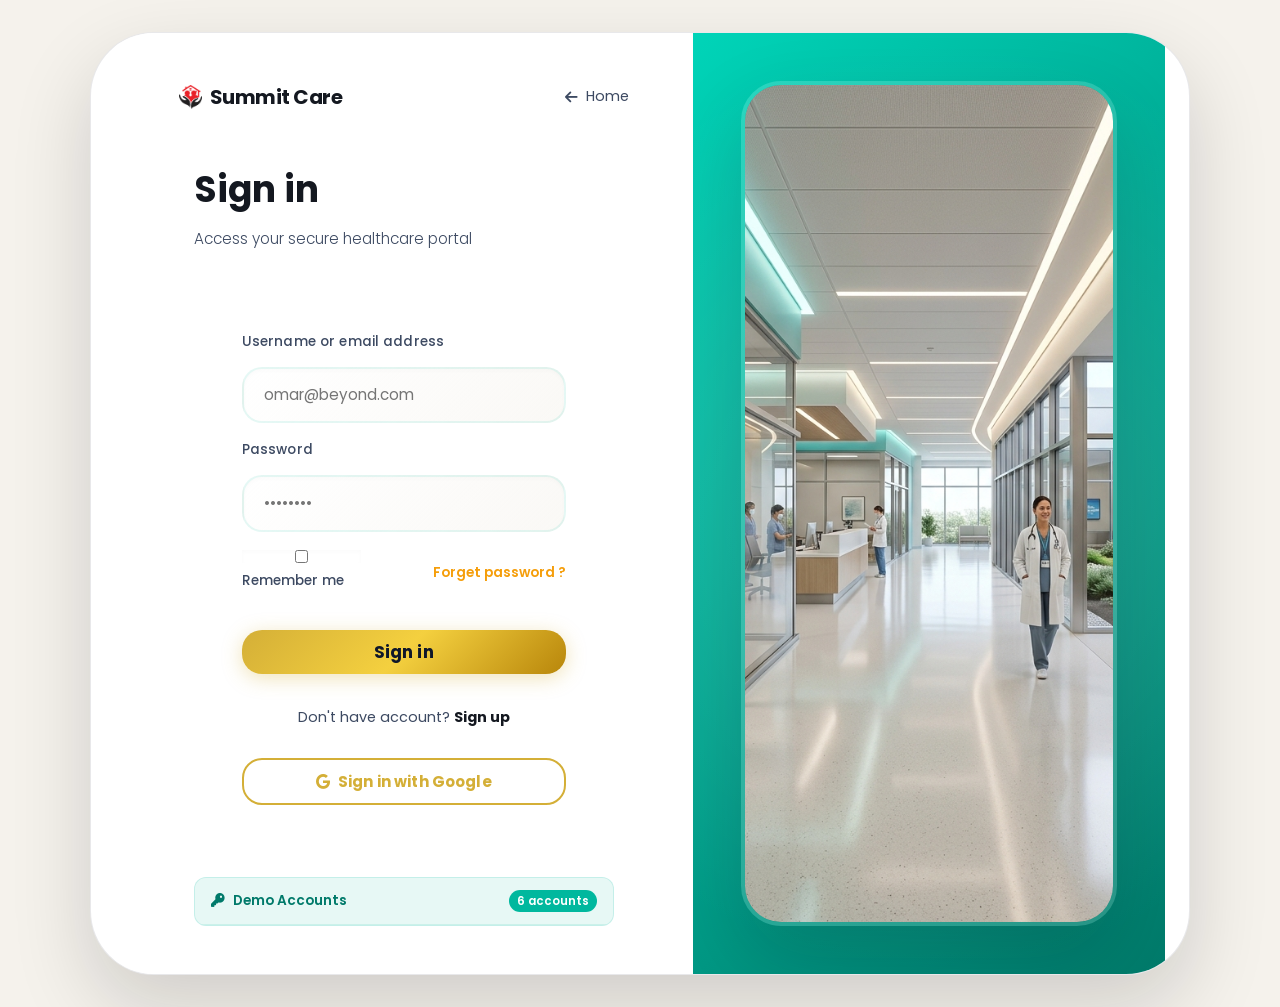
<file: admin_dashboard.html>
<!DOCTYPE html>
<html lang="en">
<head>
    <meta charset="utf-8" />
    <meta name="viewport" content="width=device-width, initial-scale=1" />
    <title>Executive Dashboard | Summit Care Admin</title>
    <link rel="preconnect" href="https://fonts.googleapis.com" />
    <link rel="preconnect" href="https://fonts.gstatic.com" crossorigin />
    <link href="https://fonts.googleapis.com/css2?family=Poppins:wght@300;400;500;600;700&display=swap" rel="stylesheet" />
    <link rel="stylesheet" href="https://cdnjs.cloudflare.com/ajax/libs/font-awesome/6.4.0/css/all.min.css" />
    <link rel="stylesheet" href="style.css" />

    <style>
        :root {
            --sidebar-width: 280px;
            --topbar-height: 80px;
            --admin-bg: #F1F5F9;
            --sidebar-bg: #0F172A;
            --accent-teal: #00D4B8;
            --admin-border: rgba(0, 0, 0, 0.05);
            --card-shadow: 0 4px 20px -5px rgba(0, 0, 0, 0.05);
        }

        body {
            background-color: var(--admin-bg);
            color: #1E293B;
            font-family: 'Poppins', sans-serif;
            margin: 0;
            display: flex;
            min-height: 100vh;
        }

        /* Sidebar Styles */
        .admin-sidebar {
            width: var(--sidebar-width);
            background: linear-gradient(180deg, #0F172A 0%, #172554 100%);
            color: #F8FAFC;
            height: 100vh;
            position: fixed;
            left: 0;
            top: 0;
            display: flex;
            flex-direction: column;
            z-index: 1000;
            box-shadow: 4px 0 24px rgba(0, 0, 0, 0.15);
        }

        .sidebar-header {
            padding: 2rem 1.5rem;
            border-bottom: 1px solid rgba(255, 255, 255, 0.05);
        }

        .sidebar-nav {
            flex: 1;
            padding: 1.5rem 0.75rem;
            overflow-y: auto;
        }

        .nav-group {
            margin-bottom: 2rem;
        }

        .nav-group-title {
            padding: 0 1rem;
            font-size: 0.7rem;
            font-weight: 700;
            text-transform: uppercase;
            letter-spacing: 0.12em;
            color: #64748B;
            margin-bottom: 0.75rem;
        }

        .admin-nav-link {
            display: flex;
            align-items: center;
            gap: 1rem;
            padding: 0.85rem 1rem;
            color: #CBD5E1;
            text-decoration: none;
            transition: all 0.25s cubic-bezier(0.4, 0, 0.2, 1);
            border-radius: 12px;
            margin-bottom: 0.25rem;
            font-weight: 500;
            font-size: 0.9375rem;
        }

        .admin-nav-link i {
            width: 20px;
            text-align: center;
            opacity: 0.7;
            font-size: 1.1rem;
        }

        .admin-nav-link:hover {
            background: rgba(255, 255, 255, 0.06);
            color: var(--accent-teal);
        }

        .admin-nav-link:hover i {
            opacity: 1;
        }

        .admin-nav-link.active {
            background: rgba(0, 212, 184, 0.12);
            color: var(--accent-teal);
        }

        .admin-nav-link.active i {
            opacity: 1;
            color: var(--accent-teal);
        }

        .sidebar-footer {
            padding: 1.5rem;
            background: rgba(0, 0, 0, 0.2);
            border-top: 1px solid rgba(255, 255, 255, 0.05);
        }

        .user-profile-mini {
            display: flex;
            align-items: center;
            gap: 0.75rem;
        }

        .user-avatar {
            width: 42px;
            height: 42px;
            border-radius: 12px;
            background: linear-gradient(135deg, var(--accent-teal), #00B89E);
            color: white;
            display: flex;
            align-items: center;
            justify-content: center;
            font-weight: 700;
            box-shadow: 0 4px 12px rgba(0, 212, 184, 0.3);
        }

        /* Main Content Styles */
        .admin-main {
            margin-left: var(--sidebar-width);
            flex: 1;
            display: flex;
            flex-direction: column;
            min-width: 0;
        }

        .admin-top-bar {
            height: var(--topbar-height);
            background: rgba(255, 255, 255, 0.85);
            backdrop-filter: blur(12px);
            border-bottom: 1px solid var(--admin-border);
            display: flex;
            align-items: center;
            justify-content: space-between;
            padding: 0 2.5rem;
            position: sticky;
            top: 0;
            z-index: 900;
        }

        .glass {
            background: rgba(255, 255, 255, 0.7) !important;
            backdrop-filter: blur(20px) saturate(180%);
        }

        .search-wrapper {
            position: relative;
            width: 380px;
        }

        .search-wrapper i {
            position: absolute;
            left: 1rem;
            top: 50%;
            transform: translateY(-50%);
            color: #94A3B8;
        }

        .search-input {
            width: 100%;
            padding: 0.75rem 1rem 0.75rem 2.8rem;
            border-radius: 14px;
            border: 1px solid #E2E8F0;
            background: #F8FAFC;
            transition: all 0.2s;
            font-family: inherit;
        }

        .search-input:focus {
            outline: none;
            border-color: var(--accent-teal);
            background: white;
            box-shadow: 0 0 0 4px rgba(0, 212, 184, 0.1);
        }

        .admin-content {
            padding: 2.5rem;
            flex: 1;
        }

        /* Stats Cards */
        .stats-grid {
            display: grid;
            grid-template-columns: repeat(auto-fit, minmax(260px, 1fr));
            gap: 1.5rem;
            margin-bottom: 2.5rem;
        }

        .stat-card {
            background: white;
            padding: 1.75rem;
            border-radius: 20px;
            border: 1px solid var(--admin-border);
            box-shadow: var(--card-shadow);
            display: flex;
            align-items: center;
            justify-content: space-between;
            transition: transform 0.3s ease;
        }

        .stat-card:hover { transform: translateY(-5px); }

        .stat-info h3 {
            font-size: 0.85rem;
            color: #64748B;
            margin: 0 0 0.5rem 0;
            font-weight: 500;
        }

        .stat-value {
            font-size: 2rem;
            font-weight: 800;
            color: #0F172A;
            line-height: 1;
        }

        .stat-icon {
            width: 56px;
            height: 56px;
            border-radius: 16px;
            display: flex;
            align-items: center;
            justify-content: center;
            font-size: 1.4rem;
        }

        .stat-icon.blue { background: #EEF2FF; color: #4F46E5; }
        .stat-icon.teal { background: #ECFDF5; color: #10B981; }
        .stat-icon.amber { background: #FFFBEB; color: #D97706; }
        .stat-icon.rose { background: #FFF1F2; color: #F43F5E; }

        /* Tables & Containers */
        .card-container {
            background: white;
            border-radius: 20px;
            border: 1px solid var(--admin-border);
            box-shadow: var(--card-shadow);
            overflow: hidden;
            margin-bottom: 2rem;
        }

        .card-header {
            padding: 1.5rem 2rem;
            border-bottom: 1px solid var(--admin-border);
            display: flex;
            align-items: center;
            justify-content: space-between;
        }

        .table-responsive {
            overflow-x: auto;
        }

        table {
            width: 100%;
            border-collapse: collapse;
        }

        th {
            background: #F8FAFC;
            padding: 1rem 2rem;
            font-size: 0.75rem;
            font-weight: 700;
            text-transform: uppercase;
            letter-spacing: 0.05em;
            color: #64748B;
            text-align: left;
        }

        td {
            padding: 1.25rem 2rem;
            border-bottom: 1px solid #F1F5F9;
            font-size: 0.9375rem;
            vertical-align: middle;
        }

        tr:last-child td { border-bottom: none; }

        /* Messaging */
        .messaging-container {
            display: grid;
            grid-template-columns: 340px 1fr;
            height: calc(100vh - 250px);
            background: white;
            border-radius: 24px;
            overflow: hidden;
            border: 1px solid var(--admin-border);
            box-shadow: var(--card-shadow);
        }

        .thread-list {
            border-right: 1px solid #F1F5F9;
            background: #F8FAFC;
            overflow-y: auto;
        }

        .thread-item {
            padding: 1.5rem;
            border-bottom: 1px solid #F1F5F9;
            cursor: pointer;
            transition: all 0.2s;
        }

        .thread-item:hover { background: white; }
        .thread-item.active { background: white; border-left: 4px solid var(--accent-teal); }

        .chat-window { display: flex; flex-direction: column; }
        .chat-header {
            padding: 1.25rem 2rem;
            border-bottom: 1px solid #F1F5F9;
            display: flex;
            align-items: center;
            justify-content: space-between;
        }

        .chat-messages {
            flex: 1;
            padding: 2rem;
            overflow-y: auto;
            background: #FFFFFF;
            display: flex;
            flex-direction: column;
            gap: 1.5rem;
        }

        .message-bubble {
            max-width: 70%;
            padding: 1rem 1.25rem;
            border-radius: 18px;
            font-size: 0.9375rem;
            line-height: 1.5;
        }

        .message-bubble.doctor {
            align-self: flex-end;
            background: var(--accent-teal);
            color: white;
            border-bottom-right-radius: 4px;
        }

        .message-bubble.patient {
            align-self: flex-start;
            background: #F1F5F9;
            color: #1E293B;
            border-bottom-left-radius: 4px;
        }

        .chat-input {
            padding: 1.5rem 2rem;
            border-top: 1px solid #F1F5F9;
            display: flex;
            gap: 1rem;
        }

        .chat-input input {
            flex: 1;
            padding: 0.85rem 1.25rem;
            border-radius: 14px;
            border: 1px solid #E2E8F0;
            background: #F8FAFC;
            font-family: inherit;
        }

        /* Utility */
        .dashboard-section {
            display: none;
            animation: fadeIn 0.4s ease-out;
        }
        .dashboard-section.active { display: block; }

        @keyframes fadeIn {
            from { opacity: 0; transform: translateY(10px); }
            to { opacity: 1; transform: translateY(0); }
        }

        @media (max-width: 1024px) {
            .admin-sidebar { transform: translateX(-100%); transition: transform 0.3s ease; }
            .admin-sidebar.open { transform: translateX(0); }
            .admin-main { margin-left: 0; }
            .sidebar-toggle {
                display: flex !important;
                align-items: center;
                justify-content: center;
                width: 44px; height: 44px;
                border: none; background: white;
                border-radius: 12px; cursor: pointer;
                box-shadow: var(--card-shadow);
            }
        }

        .sidebar-toggle { display: none; }
        .sidebar-overlay {
            position: fixed; inset: 0; background: rgba(0,0,0,0.4);
            backdrop-filter: blur(4px); z-index: 950; display: none;
        }
        .sidebar-overlay.active { display: block; }



        .overview-main-grid {
            display: grid;
            grid-template-columns: 2fr 1fr;
            gap: 1.5rem;
        }
        @media (max-width: 1200px) { .overview-main-grid { grid-template-columns: 1fr; } }

        /* Buttons */
        .btn {
            display: inline-flex;
            align-items: center;
            justify-content: center;
            gap: 0.5rem;
            padding: 0.6rem 1.25rem;
            border-radius: 12px;
            font-weight: 600;
            font-size: 0.875rem;
            cursor: pointer;
            transition: all 0.2s;
            border: 1px solid transparent;
            font-family: inherit;
        }

        .btn-primary {
            background: var(--accent-teal);
            color: #0F172A;
            box-shadow: 0 4px 12px rgba(0, 212, 184, 0.2);
        }

        .btn-primary:hover {
            background: #00B89E;
            transform: translateY(-1px);
        }

        .btn-outline {
            background: transparent;
            border-color: #E2E8F0;
            color: #475569;
        }

        .btn-outline:hover {
            border-color: var(--accent-teal);
            color: var(--accent-teal);
            background: rgba(0, 212, 184, 0.05);
        }

        .btn-ghost {
            background: transparent;
            color: #94A3B8;
        }

        .btn-ghost:hover {
            background: rgba(255, 255, 255, 0.05);
            color: #F8FAFC;
        }

        .btn-sm { padding: 0.4rem 0.8rem; font-size: 0.8rem; }
        .btn-full { width: 100%; }

        /* Status Pills */
        .pill {
            display: inline-flex;
            align-items: center;
            padding: 4px 12px;
            border-radius: 8px;
            font-size: 0.75rem;
            font-weight: 600;
            letter-spacing: 0.02em;
        }

        .pill-teal {
            background: #F0FDF4;
            color: #10B981;
            border: 1px solid #DCFCE7;
        }

        .pill-amber {
            background: #FFFBEB;
            color: #D97706;
            border: 1px solid #FEF3C7;
        }

        .pill-rose {
            background: #FFF1F2;
            color: #E11D48;
            border: 1px solid #FFE4E6;
        }
    </style>
</head>
<body class="admin-body">
    <div id="sidebarOverlay" class="sidebar-overlay"></div>

    <aside class="admin-sidebar" id="adminSidebar">
        <div class="sidebar-header">
            <a class="logo" href="index.html" style="text-decoration: none;">
                <img src="images/summit-care-logo.png" alt="Logo" style="height: 32px; filter: brightness(0) invert(1); margin-right: 12px;">
                <span class="logo-text" style="color: white; font-size: 1.2rem; font-weight: 700;">Summit <span style="color: var(--c-teal-400);">Admin</span></span>
            </a>
        </div>
        
        <nav class="sidebar-nav">
            <div class="nav-group">
                <div class="nav-group-title">Executive</div>
                <a href="#" class="admin-nav-link active" data-section="overview">
                    <i class="fas fa-chart-line"></i> <span>Overview</span>
                </a>
                <a href="#" class="admin-nav-link" data-section="patients">
                    <i class="fas fa-user-shield"></i> <span>Patients</span>
                </a>
                <a href="#" class="admin-nav-link" data-section="appointments">
                    <i class="fas fa-calendar-check"></i> <span>Appointments</span>
                </a>
            </div>

            <div class="nav-group">
                <div class="nav-group-title">Communications</div>
                <a href="#" class="admin-nav-link" data-section="messages">
                    <i class="fas fa-envelope-open-text"></i> <span>Consultations</span>
                </a>
                <a href="#" class="admin-nav-link" data-section="reports">
                    <i class="fas fa-file-contract"></i> <span>Analytics</span>
                </a>
            </div>

            <div class="nav-group">
                <div class="nav-group-title">Settings</div>
                <a href="#" class="admin-nav-link" data-section="settings">
                    <i class="fas fa-sliders-h"></i> <span>System Config</span>
                </a>
            </div>
        </nav>


        <div class="sidebar-footer">
            <div class="user-profile-mini">
                <div class="user-avatar" id="adminAvatar">AD</div>
                <div class="user-info">
                    <div class="user-name" id="adminName" style="color: white; font-weight: 600; font-size: 0.9rem;">Admin User</div>
                    <div class="user-role" id="adminRole" style="color: #94A3B8; font-size: 0.75rem;">Administrator</div>
                </div>
            </div>
            <button class="admin-nav-link" id="logoutBtn" style="margin-top: 1.5rem; width: 100%; border: none; background: rgba(239, 68, 68, 0.1); color: #F87171; justify-content: center; cursor: pointer;">
                <i class="fas fa-sign-out-alt"></i> <span>Sign Out</span>
            </button>
        </div>
    </aside>

    <main class="admin-main">
        <header class="admin-top-bar glass">
            <div style="display: flex; align-items: center; gap: 1rem;">
                <button class="sidebar-toggle" id="sidebarToggle">
                    <i class="fas fa-bars"></i>
                </button>
                <div class="search-wrapper">
                    <i class="fas fa-search"></i>
                    <input type="text" class="search-input" id="globalSearch" placeholder="Search records...">
                </div>
            </div>
            <div style="display: flex; gap: 1.5rem; align-items: center;">
                <button class="btn btn-primary btn-sm" id="bookNewBtn">
                    <i class="fas fa-plus"></i> Book New
                </button>
            </div>
        </header>

        <div class="admin-content" id="adminContent">
            <!-- Overview Section -->
            <section id="section-overview" class="dashboard-section active">
                <div style="margin-bottom: 2.5rem; display: flex; justify-content: space-between; align-items: flex-end;">
                    <div>
                        <h1 style="font-size: 2rem; font-weight: 800; color: #0f172a; letter-spacing: -0.02em;">Dashboard Overview</h1>
                        <p style="color: #64748b; margin-top: 4px;">Real-time operational summary and key metrics.</p>
                    </div>
                    <div style="background: white; padding: 0.5rem 1rem; border-radius: 12px; border: 1px solid #f1f5f9; font-weight: 600; color: #64748b; font-size: 0.85rem;">
                        <i class="far fa-calendar-alt" style="color: var(--c-teal-500); margin-right: 8px;"></i>
                        <span id="currentDate">April 8, 2026</span>
                    </div>
                </div>

                <div class="stats-grid reveal-up">
                    <div class="stat-card">
                        <div class="stat-info">
                            <h3>Active Patients</h3>
                            <div class="stat-value" id="stat-total-patients">0</div>
                        </div>
                        <div class="stat-icon blue"><i class="fas fa-users"></i></div>
                    </div>
                    <div class="stat-card">
                        <div class="stat-info">
                            <h3>Today's Schedule</h3>
                            <div class="stat-value" id="stat-today-appointments">0</div>
                        </div>
                        <div class="stat-icon teal"><i class="fas fa-calendar-alt"></i></div>
                    </div>
                    <div class="stat-card">
                        <div class="stat-info">
                            <h3>Pending Consults</h3>
                            <div class="stat-value" id="stat-pending-messages">0</div>
                        </div>
                        <div class="stat-icon amber"><i class="fas fa-comment-dots"></i></div>
                    </div>
                    <div class="stat-card">
                        <div class="stat-info">
                            <h3>System Health</h3>
                            <div class="stat-value" style="font-size: 1.5rem; color: var(--c-success);">99.9%</div>
                        </div>
                        <div class="stat-icon rose"><i class="fas fa-heartbeat"></i></div>
                    </div>
                </div>

                <div class="overview-main-grid reveal-up" style="margin-top: 2rem;">
                    <div class="card-container">
                        <div class="card-header">
                            <h3 style="font-weight: 700; font-size: 1.1rem;">Recent Activity</h3>
                            <button class="btn btn-ghost btn-sm" style="color: var(--c-teal-500);">View All</button>
                        </div>
                        <div class="table-responsive">
                            <table id="recent-activity-table">
                                <thead>
                                    <tr>
                                        <th>Patient</th>
                                        <th>Activity</th>
                                        <th>Timestamp</th>
                                        <th>Status</th>
                                    </tr>
                                </thead>
                                <tbody>
                                    <!-- Populated by JS -->
                                </tbody>
                            </table>
                        </div>
                    </div>
                    
                    <div class="card-container">
                        <div class="card-header">
                            <h3 style="font-weight: 700; font-size: 1.1rem;">Today's Live Queue</h3>
                        </div>
                        <div class="card-body" id="today-schedule-list" style="padding: 1.5rem;">
                            <!-- Populated by JS -->
                        </div>
                    </div>
                </div>
            </section>

            <!-- Patients Section -->
            <section id="section-patients" class="dashboard-section">
                <div class="card-container">
                    <div class="card-header">
                        <h3 style="font-weight: 700;">Patient Registry</h3>
                        <button class="btn btn-primary btn-sm" onclick="alert('Opening new patient form...')">Add New Patient</button>
                    </div>
                    <div class="table-responsive">
                        <table id="patients-table">
                            <thead>
                                <tr>
                                    <th>Patient Name</th>
                                    <th>ID</th>
                                    <th>Age/Sex</th>
                                    <th>Last Visit</th>
                                    <th>Health Status</th>
                                    <th>Actions</th>
                                </tr>
                            </thead>
                            <tbody>
                                <!-- Populated by JS -->
                            </tbody>
                        </table>
                    </div>
                </div>
            </section>

            <!-- Appointments Section -->
            <section id="section-appointments" class="dashboard-section">
                <div class="card-container">
                    <div class="card-header">
                        <h3 style="font-weight: 700;">Master Appointment Schedule</h3>
                    </div>
                    <div class="table-responsive">
                        <table id="all-appointments-table">
                            <thead>
                                <tr>
                                    <th>Time</th>
                                    <th>Patient</th>
                                    <th>Provider</th>
                                    <th>Mode</th>
                                    <th>Status</th>
                                    <th>Actions</th>
                                </tr>
                            </thead>
                            <tbody>
                                <!-- Populated by JS -->
                            </tbody>
                        </table>
                    </div>
                </div>
            </section>

            <!-- Messages Section -->
            <section id="section-messages" class="dashboard-section">
                <div class="messaging-container">
                    <div class="thread-list" id="message-thread-list">
                        <!-- Populated by JS -->
                    </div>
                    <div class="chat-window">
                        <div class="chat-header">
                            <div style="display: flex; align-items: center; gap: 1rem;">
                                <div class="chat-avatar" style="width: 40px; height: 40px; border-radius: 50%; background: var(--c-teal-50); color: var(--c-teal-500); display: flex; align-items: center; justify-content: center; font-weight: 700;">?</div>
                                <h4 id="active-chat-name" style="font-weight: 700; margin: 0;">Select a consultation</h4>
                            </div>
                            <div class="chat-actions">
                                <button class="btn btn-sm btn-outline"><i class="fas fa-video"></i> Join Virtual Room</button>
                            </div>
                        </div>
                        <div class="chat-messages" id="chat-messages-container">
                            <div style="text-align: center; color: #94a3b8; margin-top: 5rem;">
                                <i class="fas fa-comments" style="font-size: 3rem; margin-bottom: 1rem; opacity: 0.3;"></i>
                                <p>Select a patient thread to view clinical consultation history</p>
                            </div>
                        </div>
                        <div class="chat-input" id="chatInputArea">
                            <input type="text" id="chatInput" placeholder="Enter clinical notes or message...">
                            <button class="btn btn-primary" id="sendMessageBtn">Send</button>
                        </div>
                    </div>
                </div>
            </section>
        </div>
    </main>


    <script src="mock-data.js"></script>
    <script src="admin_dashboard.js"></script>
</body>
</html>
</file>
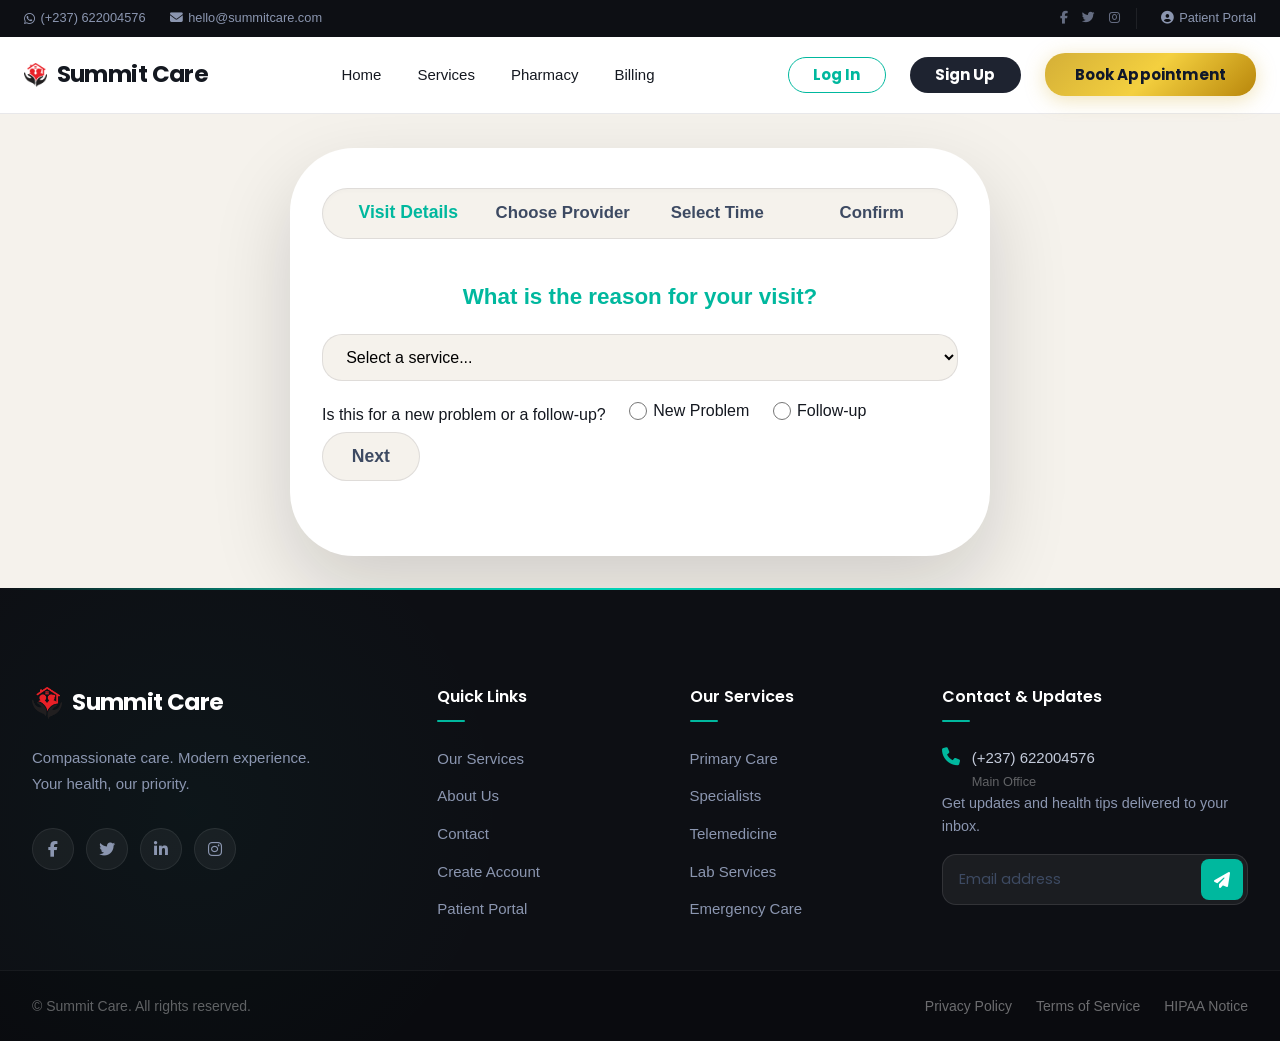
<file: appointment.html>
<!DOCTYPE html>
<html lang="en">
<head>
    <meta charset="UTF-8">
    <meta name="viewport" content="width=device-width, initial-scale=1.0">
    <meta name="description" content="Book an appointment with Summit Care's experienced healthcare professionals.">
    <title>Book Appointment | Summit Care</title>
    <link rel="preconnect" href="https://fonts.googleapis.com" />
    <link rel="preconnect" href="https://fonts.gstatic.com" crossorigin />
    <link href="https://fonts.googleapis.com/css2?family=Poppins:wght@300;400;500;600;700&display=swap" rel="stylesheet" />
    <link rel="stylesheet" href="https://cdnjs.cloudflare.com/ajax/libs/font-awesome/6.4.0/css/all.min.css" />
    <link rel="stylesheet" href="style.css">
    <style>
        body {
            background: var(--color-bg-alt);
            font-family: 'Outfit', sans-serif;
            margin: 0;
            min-height: 100vh;
            min-height: 100svh;
            min-height: 100dvh;
        }
        
        .placeholder-top {
            height: 100px; /* spacing for fixed header */
        }

        .appointment-main {
            max-width: 700px;
            margin: 2rem auto;
            background: var(--color-bg);
            border-radius: var(--radius-3xl);
            box-shadow: var(--shadow-xl);
            padding: 2.5rem 2rem;
            position: relative;
        }
        .appointment-stepper {
            display: flex;
            justify-content: space-between;
            margin-bottom: 2.5rem;
            background: var(--color-bg-alt);
            border-radius: var(--radius-full);
            padding: 0.7rem 0.5rem;
            box-shadow: inset 0 2px 4px rgba(0,0,0,0.02);
            border: 1px solid var(--color-border);
        }
        .stepper-step {
            flex: 1;
            text-align: center;
            font-weight: 600;
            color: var(--color-text-muted);
            position: relative;
            font-size: 1.05rem;
            transition: color 0.3s ease, transform 0.3s ease;
        }
        .stepper-step.active {
            color: var(--color-primary);
            transform: scale(1.05);
        }
        .appointment-step {
            display: block;
            margin-bottom: 2.2rem;
            animation: fadeIn 0.4s ease-out;
        }
        @keyframes fadeIn {
            from { opacity: 0; transform: translateY(10px); }
            to { opacity: 1; transform: translateY(0); }
        }
        .appointment-step.hidden {
            display: none;
        }
        .appointment-step h2 {
            font-size: 1.4rem;
            color: var(--color-primary);
            margin-bottom: 1.2rem;
            text-align: center;
        }
        select, input[type="radio"] {
            font-size: 1rem;
            margin-bottom: 1.1rem;
        }
        select {
            width: 100%;
            padding: 0.8rem 1.2rem;
            border-radius: var(--radius-lg);
            border: 1px solid var(--color-border);
            background: var(--color-bg-alt);
            font-weight: 500;
            transition: all 0.3s ease;
            font-family: inherit;
        }
        select:focus {
            outline: none;
            border-color: var(--color-primary);
            box-shadow: 0 0 0 3px rgba(15,23,42,0.1);
        }
        .form-group label {
            font-weight: 500;
            color: var(--color-text);
            margin-right: 1.2rem;
            display: inline-flex;
            align-items: center;
            gap: 0.4rem;
        }
        .form-group input[type="radio"] {
            accent-color: var(--color-accent);
            width: 1.1rem;
            height: 1.1rem;
            margin: 0;
        }
        .appointment-btn {
            background: var(--color-primary);
            color: #fff;
            font-weight: 600;
            font-size: 1.1rem;
            border: none;
            border-radius: var(--radius-full);
            padding: 0.8rem 1.8rem;
            margin-top: 0.3rem;
            cursor: pointer;
            box-shadow: var(--shadow-md);
            transition: all 0.3s ease;
        }
        .appointment-btn:disabled {
            background: var(--color-bg-alt);
            color: var(--color-text-muted);
            box-shadow: none;
            cursor: not-allowed;
            border: 1px solid var(--color-border);
        }
        .appointment-btn:hover:not(:disabled) {
            background: var(--color-primary-hover);
            transform: translateY(-2px);
        }
        .step-actions {
            display: flex;
            justify-content: space-between;
            margin-top: 2rem;
        }
        .doctor-grid {
            display: grid;
            grid-template-columns: repeat(auto-fit, minmax(220px, 1fr));
            gap: 1.2rem;
            margin-bottom: 1.5rem;
        }
        .doctor-card {
            background: var(--color-bg);
            border-radius: var(--radius-xl);
            box-shadow: var(--shadow-sm);
            padding: 1.2rem;
            display: flex;
            align-items: center;
            gap: 1rem;
            cursor: pointer;
            border: 2px solid transparent;
            transition: all 0.3s ease;
        }
        .doctor-card:hover {
            transform: translateY(-4px);
            box-shadow: var(--shadow-md);
        }
        .doctor-card.selected {
            border: 2px solid var(--color-primary);
            background: rgba(15,23,42,0.02);
            box-shadow: var(--shadow-md);
        }
        .doctor-photo {
            width: 60px;
            height: 60px;
            border-radius: 50%;
            object-fit: cover;
            background: var(--color-bg-alt);
        }
        .doctor-info {
            display: flex;
            flex-direction: column;
        }
        .doctor-name {
            font-weight: 700;
            color: var(--color-primary);
            font-size: 1.05rem;
        }
        .doctor-specialty {
            color: var(--color-accent);
            font-size: 0.9rem;
            font-weight: 500;
        }
        .any-provider {
            background: var(--color-bg-alt);
            color: var(--color-primary);
            font-weight: 600;
            border-radius: var(--radius-xl);
            padding: 1.2rem;
            border: 2px dashed var(--color-border);
            cursor: pointer;
            text-align: center;
            transition: border-color 0.3s ease, background 0.3s ease;
        }
        .any-provider:hover {
            border-color: var(--color-primary);
            background: rgba(15,23,42,0.02);
        }
        .any-provider.selected {
            border: 2px solid var(--color-primary);
        }
        .calendar-header {
            font-weight: 700;
            color: var(--color-primary);
            font-size: 1.1rem;
            margin-bottom: 1rem;
            text-align: center;
        }
        .calendar-days-row, .calendar-row {
            display: flex;
            gap: 0.5rem;
            justify-content: center;
        }
        .calendar-day-label {
            font-weight: 600;
            color: var(--color-text-muted);
            width: 2.5rem;
            text-align: center;
            font-size: 0.85rem;
        }
        .calendar-cell {
            width: 2.5rem;
            height: 2.5rem;
            background: var(--color-bg-alt);
            border-radius: 0.6rem;
            text-align: center;
            line-height: 2.5rem;
            font-weight: 500;
            color: var(--color-text);
            cursor: pointer;
            margin-bottom: 0.5rem;
            transition: all 0.2s ease;
        }
        .calendar-cell:hover:not(.disabled) {
            background: rgba(15,23,42,0.05);
            transform: scale(1.05);
        }
        .calendar-cell.selected {
            background: var(--color-primary);
            color: #fff;
            transform: scale(1.05);
            box-shadow: var(--shadow-sm);
        }
        .calendar-cell.disabled {
            background: #f1f5f9;
            color: #cbd5e1;
            cursor: not-allowed;
        }
        .time-grid {
            display: grid;
            grid-template-columns: repeat(auto-fit, minmax(100px, 1fr));
            gap: 0.8rem;
            margin-top: 2rem;
        }
        .time-slot-btn {
            background: var(--color-bg-alt);
            color: var(--color-text);
            border: 1px solid var(--color-border);
            border-radius: var(--radius-lg);
            padding: 0.7rem;
            font-size: 0.95rem;
            font-weight: 500;
            cursor: pointer;
            transition: all 0.3s ease;
        }
        .time-slot-btn:hover:not(:disabled) {
            border-color: var(--color-primary);
            color: var(--color-primary);
            background: var(--color-bg);
        }
        .time-slot-btn.selected {
            background: var(--color-primary);
            color: #fff;
            border-color: var(--color-primary);
            box-shadow: var(--shadow-sm);
        }
        .time-slot-btn:disabled {
            background: #f8fafc;
            color: #cbd5e1;
            border-color: #f1f5f9;
            cursor: not-allowed;
        }
        .summary-details {
            background: var(--color-bg-alt);
            border-radius: var(--radius-xl);
            padding: 1.5rem;
            margin-bottom: 1.5rem;
            font-size: 1.05rem;
            color: var(--color-text);
            border: 1px solid var(--color-border);
        }
        .modal {
            position: fixed;
            top: 0; left: 0; right: 0; bottom: 0;
            background: rgba(15,23,42,0.4);
            backdrop-filter: blur(4px);
            display: flex;
            align-items: center;
            justify-content: center;
            z-index: 9999;
        }
        .modal.hidden {
            display: none;
        }
        .modal-content {
            background: var(--color-bg);
            border-radius: var(--radius-2xl);
            box-shadow: var(--shadow-2xl);
            padding: 2.5rem 2rem;
            text-align: center;
            max-width: 400px;
            animation: popIn 0.3s ease-out forwards;
        }
        @keyframes popIn {
            from { transform: scale(0.9); opacity: 0; }
            to { transform: scale(1); opacity: 1; }
        }
        .modal-content h3 {
            color: var(--color-primary);
            margin-bottom: 1rem;
            font-size: 1.5rem;
        }
        .modal-content p {
            color: var(--color-text-muted);
            margin-bottom: 1.5rem;
        }
        
        @media (max-width: 700px) {
            .appointment-main {
                max-width: 95vw;
                padding: 2rem 1rem;
            }
            .stepper-step { font-size: 0.9rem; }
            .stepper-step.active { font-size: 0.95rem; }
            .calendar-cell, .calendar-day-label {
                width: 2rem;
                height: 2rem;
                line-height: 2rem;
            }
        }
    </style>
</head>
<body>
    <a class="skip-link" href="#main">Skip to main content</a>

    <!-- Global Navigation Component V2 -->
    <header class="site-header" id="site-header" role="banner">
        <!-- Top Bar -->
        <div class="header-top-bar">
            <div class="container top-bar-inner">
                <div class="top-bar-left">
                    <a href="https://wa.me/237622004576" target="_blank"><i class="fab fa-whatsapp"></i> (+237) 622004576</a>
                    <a href="mailto:hello@summitcare.com"><i class="fas fa-envelope"></i> hello@summitcare.com</a>
                </div>
                <div class="top-bar-right">
                    <div class="top-social-links">
                        <a href="https://facebook.com/summitcare" aria-label="Facebook"><i class="fab fa-facebook-f"></i></a>
                        <a href="https://twitter.com/summitcare" aria-label="Twitter"><i class="fab fa-twitter"></i></a>
                        <a href="https://instagram.com/summitcare" aria-label="Instagram"><i class="fab fa-instagram"></i></a>
                    </div>
                    <div class="top-auth-links">
                        <a href="login.html"><i class="fas fa-user-circle"></i> Patient Portal</a>
                    </div>
                </div>
            </div>
        </div>

        <!-- Main Navigation Bar -->
        <div class="header-main-bar">
            <div class="container main-bar-inner">
                <a class="logo" href="index.html" aria-label="Summit Care Home">
                    <img src="images/summit-care-logo.png" alt="Summit Care Logo" class="logo-img">
                    <span class="logo-text">Summit Care</span>
                </a>

                <nav id="site-nav" class="site-nav" role="navigation">
                    <ul class="nav-list">
                        <li class="nav-item-dropdown">
                            <a href="index.html" class="nav-link-dropdown">Home</a>
                            <ul class="dropdown-menu">
                                <li><a href="index.html#about">About Us</a></li>
                                <li><a href="index.html#services">Our Services</a></li>
                                <li><a href="index.html#testimonials">Patient Stories</a></li>
                                <li><a href="index.html#contact">Get in Touch</a></li>
                            </ul>
                        </li>
                        <li><a href="services.html">Services</a></li>
                        <li><a href="pharmacy.html">Pharmacy</a></li>
                        <li><a href="billing.html">Billing</a></li>
                                            <li class="mobile-only-btn"><a href="login.html">Log In</a></li>
                        <li class="mobile-only-btn"><a href="signup.html">Sign Up</a></li>
                        <li class="mobile-only-btn auth-book-btn"><a href="appointment.html">Book Appointment</a></li>
                    </ul>
                </nav>

                <div class="nav-actions">
                    <a class="btn header-btn-login" href="login.html" style="margin-right: 12px; font-weight: 600; font-family: var(--font-display); background: transparent; border: 1px solid var(--c-teal-500); color: var(--c-teal-500); padding: 0.6rem 1.5rem; border-radius: var(--radius-full);">Log In</a>
                    <a class="btn header-btn-signup" href="signup.html" style="margin-right: 12px; background: var(--c-charcoal); color: white; border-radius: var(--radius-full); padding: 0.6rem 1.5rem; font-weight: 600;">Sign Up</a>
                    <a class="btn btn-primary btn-pill" href="appointment.html">Book Appointment</a>
                    <button class="nav-toggle" aria-expanded="false" aria-controls="site-nav" aria-label="Toggle navigation">
                        <span class="bar" aria-hidden="true"></span>
                        <span class="bar" aria-hidden="true"></span>
                        <span class="bar" aria-hidden="true"></span>
                    </button>
                </div>
            </div>
        </div>
    </header>

    <main id="main" class="appointment-main">
        <div class="appointment-stepper">
            <div class="stepper-step active">Visit Details</div>
            <div class="stepper-step">Choose Provider</div>
            <div class="stepper-step">Select Time</div>
            <div class="stepper-step">Confirm</div>
        </div>
        <!-- Step 1: Visit Details -->
        <section id="step1" class="appointment-step">
            <h2>What is the reason for your visit?</h2>
            <select id="serviceSelect" aria-label="Reason for visit">
                <option value="">Select a service...</option>
                <option value="general">General Medicine</option>
                <option value="cardiology">Cardiology</option>
                <option value="pediatrics">Pediatrics</option>
            </select>
            <div class="form-group">
                <label>Is this for a new problem or a follow-up?</label>
                <label><input type="radio" name="visitType" value="new"> New Problem</label>
                <label><input type="radio" name="visitType" value="followup"> Follow-up</label>
            </div>
            <button id="step1Next" class="appointment-btn" disabled>Next</button>
        </section>
        <!-- Step 2: Choose Provider -->
        <section id="step2" class="appointment-step hidden">
            <h2>Choose Your Provider</h2>
            <div id="doctorGrid" class="doctor-grid"></div>
            <div class="step-actions">
                <button id="step2Back" class="appointment-btn">Back</button>
                <button id="step2Next" class="appointment-btn" disabled>Next</button>
            </div>
        </section>
        <!-- Step 3: Select Time -->
        <section id="step3" class="appointment-step hidden">
            <h2>Select Date & Time</h2>
            <div id="calendarGrid" class="calendar-grid"></div>
            <div id="timeGrid" class="time-grid"></div>
            <div class="step-actions">
                <button id="step3Back" class="appointment-btn">Back</button>
                <button id="step3Next" class="appointment-btn" disabled>Next</button>
            </div>
        </section>
        <!-- Step 4: Confirm -->
        <section id="step4" class="appointment-step hidden">
            <h2>Confirm Your Appointment</h2>
            <div id="summaryDetails" class="summary-details"></div>
            <div class="step-actions">
                <button id="step4Back" class="appointment-btn">Back</button>
                <button id="confirmBtn" class="appointment-btn">Confirm Appointment</button>
            </div>
        </section>
        <!-- Success Modal -->
        <div id="successModal" class="modal hidden" role="dialog" aria-modal="true">
            <div class="modal-content">
                <h3>Appointment Confirmed!</h3>
                <p id="modalMsg"></p>
                <button id="goDashboardBtn" class="appointment-btn">Go to My Dashboard</button>
            </div>
        </div>
    </main><!-- Footer -->
    <!-- Footer V2 -->
    <footer class="site-footer" role="contentinfo">
        <div class="footer-main">
            <div class="container">
                <div class="footer-content">
                    <!-- Brand Section -->
                    <div class="footer-brand">
                        <a class="logo" href="index.html" aria-label="Summit Care Home">
                            <img src="images/summit-care-logo.png" alt="Summit Care Logo" class="logo-img">
                    <span class="logo-text">Summit Care</span>
                        </a>
                        <p class="brand-description">Compassionate care. Modern experience. Your health, our priority.</p>
                        <div class="social-links">
                            <a href="https://facebook.com/summitcare" aria-label="Facebook"><i class="fab fa-facebook-f"></i></a>
                            <a href="https://twitter.com/summitcare" aria-label="Twitter"><i class="fab fa-twitter"></i></a>
                            <a href="https://linkedin.com/company/summitcare" aria-label="LinkedIn"><i class="fab fa-linkedin-in"></i></a>
                            <a href="https://instagram.com/summitcare" aria-label="Instagram"><i class="fab fa-instagram"></i></a>
                        </div>
                    </div>

                    <!-- Quick Links -->
                    <div class="footer-section">
                        <h4 class="footer-title">Quick Links</h4>
                        <ul class="footer-links">
                            <li><a href="index.html#services">Our Services</a></li>
                            <li><a href="index.html#about">About Us</a></li>
                            <li><a href="index.html#contact">Contact</a></li>
                            <li><a href="signup.html">Create Account</a></li>
                            <li><a href="login.html">Patient Portal</a></li>
                        </ul>
                    </div>

                    <!-- Services -->
                    <div class="footer-section">
                        <h4 class="footer-title">Our Services</h4>
                        <ul class="footer-links">
                            <li><a href="index.html#services">Primary Care</a></li>
                            <li><a href="index.html#services">Specialists</a></li>
                            <li><a href="index.html#services">Telemedicine</a></li>
                            <li><a href="index.html#services">Lab Services</a></li>
                            <li><a href="index.html#services">Emergency Care</a></li>
                        </ul>
                    </div>

                    <!-- Contact & Newsletter -->
                    <div class="footer-section newsletter-section">
                        <h4 class="footer-title">Contact & Updates</h4>
                        <div class="contact-info">
                            <div class="contact-item">
                                <i class="fas fa-phone contact-icon"></i>
                                <div>
                                    <a href="https://wa.me/237622004576" target="_blank">(+237) 622004576</a>
                                    <span class="contact-label">Main Office</span>
                                </div>
                            </div>
                        </div>
                        <p class="newsletter-description">Get updates and health tips delivered to your inbox.</p>
                        <form class="newsletter-form" id="newsletterForm">
                            <div class="newsletter-input-group">
                                <input type="email" placeholder="Email address" required aria-label="Email for newsletter">
                                <button type="submit" class="newsletter-btn" aria-label="Subscribe">
                                    <i class="fas fa-paper-plane"></i>
                                </button>
                            </div>
                        </form>
                    </div>
                </div>
            </div>
        </div>

        <!-- Footer Bottom -->
        <div class="footer-bottom">
            <div class="container footer-bottom-content">
                <div class="copyright">
                    <p>&copy; <span id="year"></span> Summit Care. All rights reserved.</p>
                </div>
                <div class="footer-legal">
                    <a href="privacy.html">Privacy Policy</a>
                    <a href="terms.html">Terms of Service</a>
                    <a href="terms.html">HIPAA Notice</a>
                </div>
            </div>
        </div>

        <!-- Back to Top Button -->
        <button class="back-to-top" id="backToTop" aria-label="Back to top">
            <i class="fas fa-chevron-up"></i>
        </button>
    </footer>
    <noscript>Your browser does not support JavaScript or it is disabled. Some interactive features may not
        work.</noscript>

    <script defer src="nav.js"></script>
    <script defer src="appointment.js"></script>
</body>
</html>
</file>
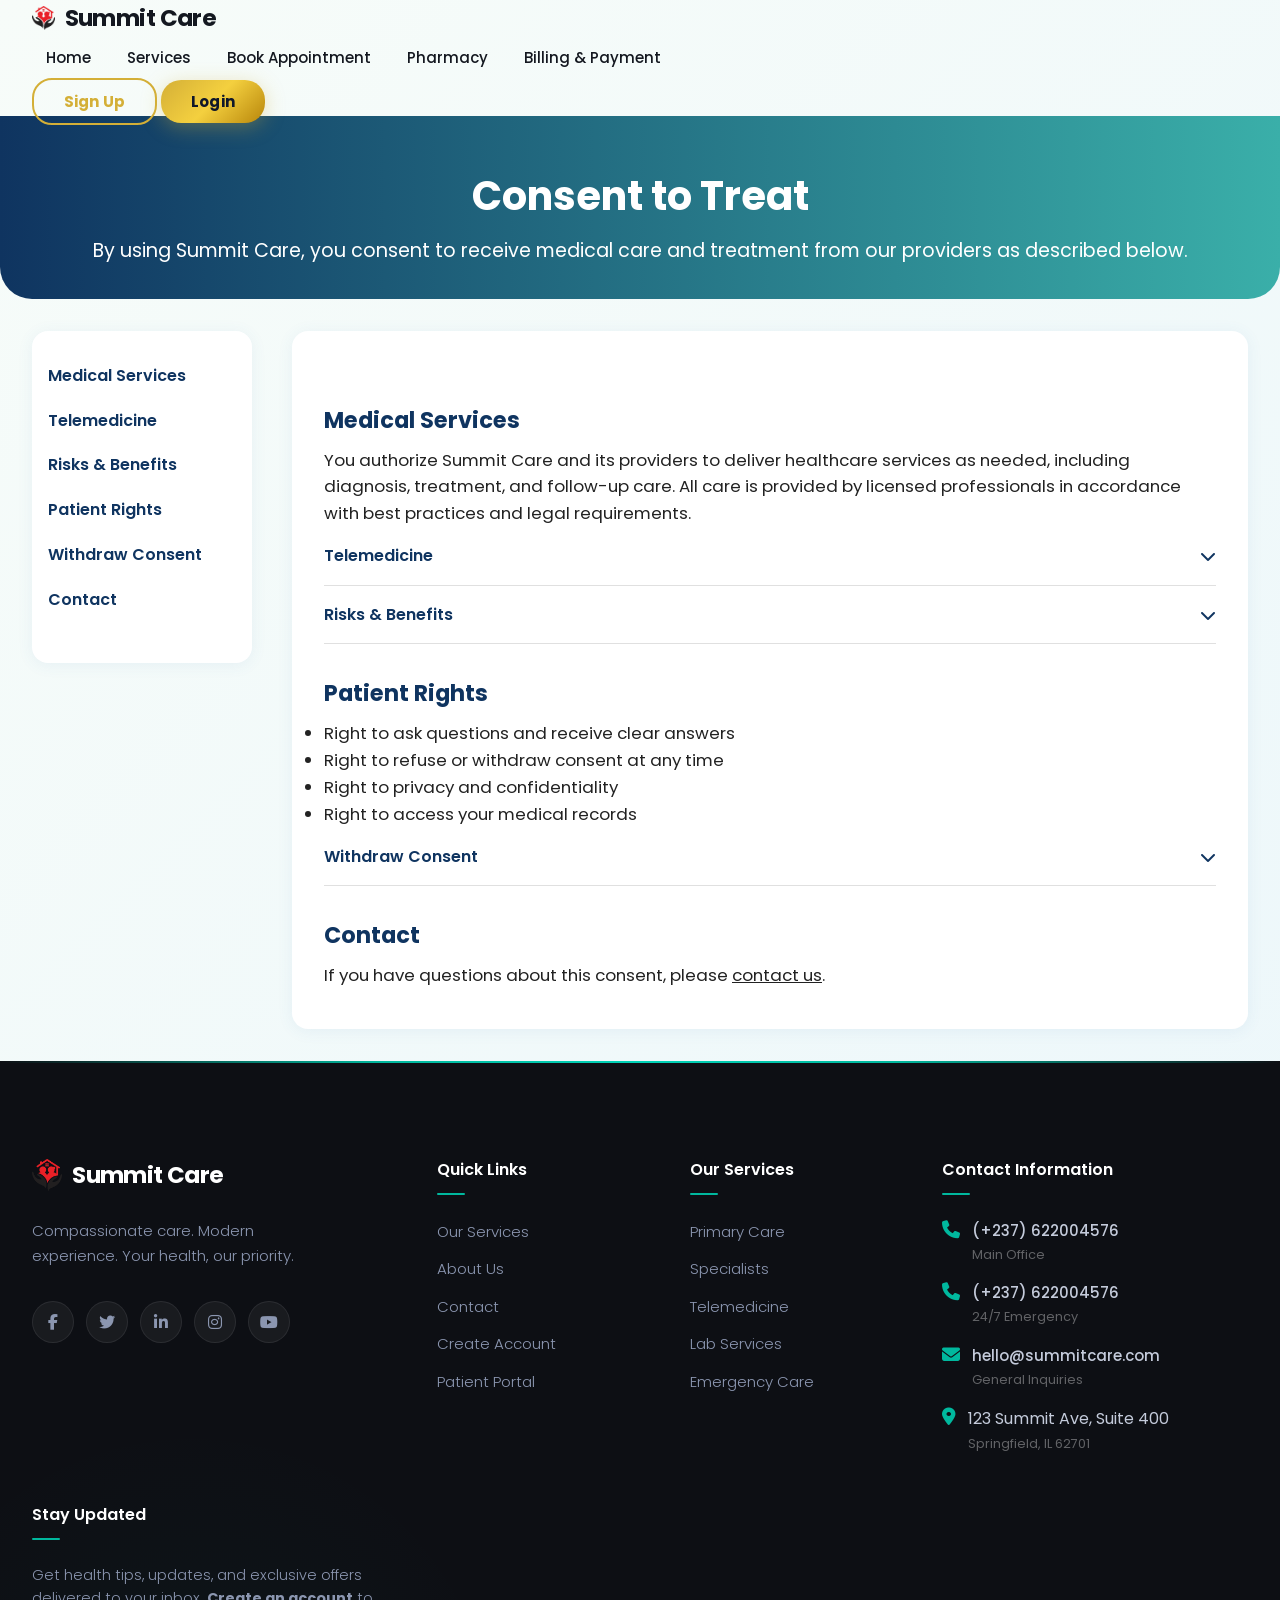
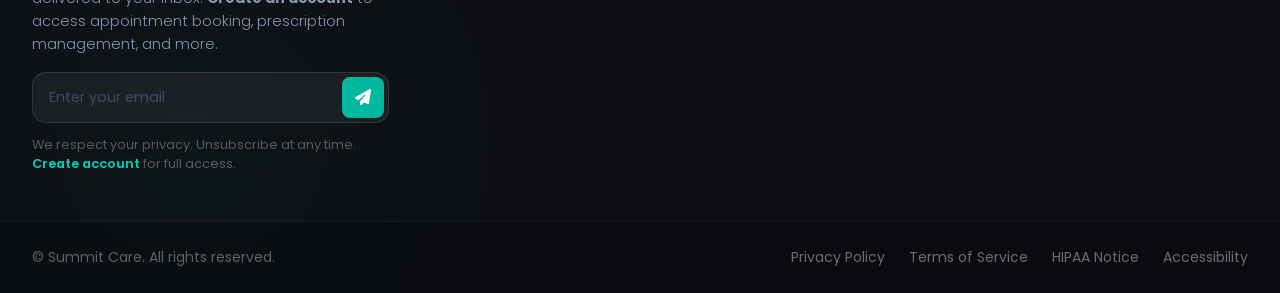
<file: consent.html>
<!DOCTYPE html>
<html lang="en">
<head>
    <meta charset="utf-8" />
    <meta name="viewport" content="width=device-width, initial-scale=1" />
    <meta name="description" content="Read Summit Care's Consent to Treat policy.">
    <title>Consent to Treat | Summit Care</title>
    <link rel="preconnect" href="https://fonts.googleapis.com" />
    <link rel="preconnect" href="https://fonts.gstatic.com" crossorigin />
    <link href="https://fonts.googleapis.com/css2?family=Poppins:wght@300;400;500;600;700&display=swap" rel="stylesheet" />
    <link rel="stylesheet" href="https://cdnjs.cloudflare.com/ajax/libs/font-awesome/6.4.0/css/all.min.css" />
    <link rel="stylesheet" href="style.css" />
    <style>
        body {
            background: linear-gradient(135deg, #f7fcf9 0%, #eaf6fb 100%);
        }
        .consent-hero {
            background: linear-gradient(90deg, #0f3460 0%, #3aafa9 100%);
            color: #fff;
            padding: 3rem 0 2rem 0;
            text-align: center;
            border-radius: 0 0 2rem 2rem;
        }
        .consent-hero h1 {
            font-size: 2.5rem;
            font-weight: 700;
            margin-bottom: 0.5rem;
        }
        .consent-hero p {
            font-size: 1.2rem;
            font-weight: 400;
        }
        .consent-main {
            display: flex;
            gap: 2.5rem;
            margin: 2rem 0;
        }
        .consent-sidebar {
            min-width: 220px;
            position: sticky;
            top: 2rem;
            background: #fff;
            border-radius: 1rem;
            box-shadow: 0 2px 16px rgba(60, 120, 180, 0.08);
            padding: 2rem 1rem;
            height: fit-content;
        }
        .consent-sidebar ul {
            list-style: none;
            padding: 0;
            margin: 0;
        }
        .consent-sidebar li {
            margin-bottom: 1.2rem;
        }
        .consent-sidebar a {
            color: #0f3460;
            font-weight: 600;
            text-decoration: none;
            transition: color 0.2s;
        }
        .consent-sidebar a:hover {
            color: #3aafa9;
        }
        .consent-content {
            flex: 1;
            background: #fff;
            border-radius: 1rem;
            box-shadow: 0 2px 16px rgba(60, 120, 180, 0.08);
            padding: 2.5rem 2rem;
        }
        .consent-content h2 {
            font-size: 1.4rem;
            margin-top: 2rem;
            margin-bottom: 0.5rem;
            color: #0f3460;
        }
        .consent-content p, .consent-content ul {
            font-size: 1.05rem;
            color: #222;
        }
        .accordion {
            margin: 1.5rem 0;
        }
        .accordion-section {
            border-bottom: 1px solid #e0e0e0;
        }
        .accordion-title {
            font-weight: 600;
            cursor: pointer;
            padding: 1rem 0;
            color: #0f3460;
            display: flex;
            align-items: center;
            justify-content: space-between;
        }
        .accordion-content {
            display: none;
            padding-bottom: 1rem;
        }
        .accordion-section.active .accordion-content {
            display: block;
        }
        @media (max-width: 900px) {
            .consent-main {
                flex-direction: column;
            }
            .consent-sidebar {
                position: static;
                margin-bottom: 2rem;
            }
        }
    </style>
    <script>
        document.addEventListener('DOMContentLoaded', function () {
            document.querySelectorAll('.accordion-title').forEach(function (title) {
                title.addEventListener('click', function () {
                    var section = this.parentElement;
                    section.classList.toggle('active');
                });
            });
        });
    </script>
</head>
<body>
    <a class="skip-link" href="#main">Skip to main content</a>

    <!-- Header / Navigation -->
    <header class="site-header" role="banner">
        <div class="container header-inner">
            <a class="logo" href="index.html" aria-label="Summit Care Home">
                <img src="images/summit-care-logo.png" alt="Summit Care Logo" class="logo-img">
                    <span class="logo-text">Summit Care</span>
            </a>

            <div class="nav-controls">
                <nav id="site-nav" class="site-nav" role="navigation">
                    <ul class="nav-list">
                        <li class="nav-item-dropdown">
                            <a href="index.html" class="nav-link-dropdown">Home</a>
                            <ul class="dropdown-menu">
                                <li><a href="index.html#about">About Us</a></li>
                                <li><a href="index.html#services">Our Services</a></li>
                                <li><a href="index.html#testimonials">Patient Stories</a></li>
                                <li><a href="index.html#contact">Get in Touch</a></li>
                            </ul>
                        </li>
                        <li><a href="services.html">Services</a></li>
                        <li><a href="appointment.html">Book Appointment</a></li>
                        <li><a href="pharmacy.html">Pharmacy</a></li>
                        <li><a href="billing.html">Billing & Payment</a></li>
                                            <li class="mobile-only-btn"><a href="login.html">Log In</a></li>
                        <li class="mobile-only-btn"><a href="signup.html">Sign Up</a></li>
                        <li class="mobile-only-btn auth-book-btn"><a href="appointment.html">Book Appointment</a></li>
                    </ul>
                </nav>

                <div class="nav-auth">
                    <a class="btn btn-outline" href="signup.html">Sign Up</a>
                    <a class="btn btn-primary" href="login.html">Login</a>
                </div>

                <button class="nav-toggle" aria-expanded="false" aria-controls="site-nav" aria-label="Toggle navigation">
                    <span class="bar" aria-hidden="true"></span>
                    <span class="bar" aria-hidden="true"></span>
                    <span class="bar" aria-hidden="true"></span>
                </button>
            </div>
        </div>
    </header>
    <section class="consent-hero">
        <h1>Consent to Treat</h1>
        <p>By using Summit Care, you consent to receive medical care and treatment from our providers as described below.</p>
    </section>
    <main id="main" class="consent-main container">
        <nav class="consent-sidebar">
            <ul>
                <li><a href="#medical-services">Medical Services</a></li>
                <li><a href="#telemedicine">Telemedicine</a></li>
                <li><a href="#risks-benefits">Risks & Benefits</a></li>
                <li><a href="#patient-rights">Patient Rights</a></li>
                <li><a href="#withdraw-consent">Withdraw Consent</a></li>
                <li><a href="#contact">Contact</a></li>
                                    <li class="mobile-only-btn"><a href="login.html">Log In</a></li>
                        <li class="mobile-only-btn"><a href="signup.html">Sign Up</a></li>
                        <li class="mobile-only-btn auth-book-btn"><a href="appointment.html">Book Appointment</a></li>
                    </ul>
                </nav>
        <div class="consent-content">
            <section id="medical-services">
                <h2>Medical Services</h2>
                <p>You authorize Summit Care and its providers to deliver healthcare services as needed, including diagnosis, treatment, and follow-up care. All care is provided by licensed professionals in accordance with best practices and legal requirements.</p>
            </section>
            <section id="telemedicine" class="accordion-section">
                <div class="accordion-title">Telemedicine <i class="fas fa-chevron-down"></i></div>
                <div class="accordion-content">
                    <p>You consent to receive care via telemedicine when appropriate. Telemedicine involves the use of electronic communications to enable healthcare providers to evaluate, diagnose, and treat patients remotely.</p>
                    <ul>
                        <li>Video consultations</li>
                        <li>Remote monitoring</li>
                        <li>Secure messaging</li>
                    </ul>
                </div>
            </section>
            <section id="risks-benefits" class="accordion-section">
                <div class="accordion-title">Risks & Benefits <i class="fas fa-chevron-down"></i></div>
                <div class="accordion-content">
                    <ul>
                        <li>Benefits: Convenience, access to specialists, timely care</li>
                        <li>Risks: Technical failures, privacy concerns, limitations of remote assessment</li>
                    </ul>
                </div>
            </section>
            <section id="patient-rights">
                <h2>Patient Rights</h2>
                <ul>
                    <li>Right to ask questions and receive clear answers</li>
                    <li>Right to refuse or withdraw consent at any time</li>
                    <li>Right to privacy and confidentiality</li>
                    <li>Right to access your medical records</li>
                </ul>
            </section>
            <section id="withdraw-consent" class="accordion-section">
                <div class="accordion-title">Withdraw Consent <i class="fas fa-chevron-down"></i></div>
                <div class="accordion-content">
                    <p>You may withdraw your consent for treatment at any time by notifying your provider or contacting Summit Care. Withdrawal of consent may affect your ability to receive certain services.</p>
                </div>
            </section>
            <section id="contact">
                <h2>Contact</h2>
                <p>If you have questions about this consent, please <a href="index.html#contact">contact us</a>.</p>
            </section>
        </div>
    </main>
    <footer class="site-footer" role="contentinfo">
        <!-- Main Footer Content -->
        <div class="footer-main">
            <div class="container">
                <div class="footer-content">
                    <!-- Brand Section -->
                    <div class="footer-brand">
                        <a class="logo" href="index.html" aria-label="Summit Care Home">
                            <img src="images/summit-care-logo.png" alt="Summit Care Logo" class="logo-img">
                    <span class="logo-text">Summit Care</span>
                        </a>
                        <p class="brand-description">Compassionate care. Modern experience. Your health, our priority.
                        </p>
                        <div class="social-links">
                            <a href="https://facebook.com/summitcare" aria-label="Facebook" class="social-link facebook">
                                <i class="fab fa-facebook-f"></i>
                            </a>
                            <a href="https://twitter.com/summitcare" aria-label="Twitter" class="social-link twitter">
                                <i class="fab fa-twitter"></i>
                            </a>
                            <a href="https://linkedin.com/company/summitcare" aria-label="LinkedIn" class="social-link linkedin">
                                <i class="fab fa-linkedin-in"></i>
                            </a>
                            <a href="https://instagram.com/summitcare" aria-label="Instagram" class="social-link instagram">
                                <i class="fab fa-instagram"></i>
                            </a>
                            <a href="https://youtube.com/summitcare" aria-label="YouTube" class="social-link youtube">
                                <i class="fab fa-youtube"></i>
                            </a>
                        </div>
                    </div>

                    <!-- Quick Links -->
                    <div class="footer-section">
                        <h4 class="footer-title">Quick Links</h4>
                        <ul class="footer-links">
                            <li><a href="index.html#services">Our Services</a></li>
                            <li><a href="index.html#about">About Us</a></li>
                            <li><a href="index.html#contact">Contact</a></li>
                            <li><a href="signup.html">Create Account</a></li>
                            <li><a href="login.html">Patient Portal</a></li>
                        </ul>
                    </div>

                    <!-- Services -->
                    <div class="footer-section">
                        <h4 class="footer-title">Our Services</h4>
                        <ul class="footer-links">
                            <li><a href="index.html#services">Primary Care</a></li>
                            <li><a href="index.html#services">Specialists</a></li>
                            <li><a href="index.html#services">Telemedicine</a></li>
                            <li><a href="index.html#services">Lab Services</a></li>
                            <li><a href="index.html#services">Emergency Care</a></li>
                        </ul>
                    </div>

                    <!-- Contact Information -->
                    <div class="footer-section">
                        <h4 class="footer-title">Contact Information</h4>
                        <div class="contact-info">
                            <div class="contact-item">
                                <i class="fas fa-phone contact-icon"></i>
                                <div>
                                    <a href="https://wa.me/237622004576" target="_blank" aria-label="WhatsApp Summit Care">(+237) 622004576</a>
                                    <span class="contact-label">Main Office</span>
                                </div>
                            </div>
                            <div class="contact-item">
                                <i class="fas fa-phone contact-icon emergency"></i>
                                <div>
                                    <a href="https://wa.me/237622004576" target="_blank" aria-label="WhatsApp Emergency">(+237) 622004576</a>
                                    <span class="contact-label">24/7 Emergency</span>
                                </div>
                            </div>
                            <div class="contact-item">
                                <i class="fas fa-envelope contact-icon"></i>
                                <div>
                                    <a href="mailto:hello@summitcare.com"
                                        aria-label="Email Summit Care">hello@summitcare.com</a>
                                    <span class="contact-label">General Inquiries</span>
                                </div>
                            </div>
                            <div class="contact-item">
                                <i class="fas fa-map-marker-alt contact-icon"></i>
                                <div>
                                    <span>123 Summit Ave, Suite 400</span>
                                    <span class="contact-label">Springfield, IL 62701</span>
                                </div>
                            </div>
                        </div>
                    </div>

                    <!-- Newsletter Signup -->
                    <div class="footer-section newsletter-section">
                        <h4 class="footer-title">Stay Updated</h4>
                        <p class="newsletter-description">Get health tips, updates, and exclusive offers delivered to
                            your inbox. <strong>Create an account</strong> to access appointment booking, prescription
                            management, and more.</p>
                        <form class="newsletter-form" id="newsletterForm">
                            <div class="newsletter-input-group">
                                <input type="email" placeholder="Enter your email" required
                                    aria-label="Email for newsletter">
                                <button type="submit" class="newsletter-btn" aria-label="Subscribe to newsletter">
                                    <i class="fas fa-paper-plane"></i>
                                </button>
                            </div>
                        </form>
                        <p class="newsletter-note">We respect your privacy. Unsubscribe at any time. <a
                                href="signup.html" class="auth-link">Create account</a> for full access.</p>
                    </div>
                </div>
            </div>
        </div>

        <!-- Footer Bottom -->
        <div class="footer-bottom">
            <div class="container">
                <div class="footer-bottom-content">
                    <div class="copyright">
                        <p>&copy; <span id="year"></span> Summit Care. All rights reserved.</p>
                    </div>
                    <div class="footer-legal">
                        <a href="privacy.html" class="legal-link">Privacy Policy</a>
                        <a href="terms.html" class="legal-link">Terms of Service</a>
                        <a href="privacy.html" class="legal-link">HIPAA Notice</a>
                        <a href="javascript:void(0)" class="legal-link">Accessibility</a>
                    </div>
                </div>
            </div>
        </div>

        <!-- Back to Top Button -->
        <button class="back-to-top" id="backToTop" aria-label="Back to top">
            <i class="fas fa-chevron-up"></i>
        </button>
    </footer>
    <noscript>Your browser does not support JavaScript or it is disabled. Some interactive features may not
        work.</noscript>

    <script defer src="nav.js"></script>
</body>
</html>
</file>
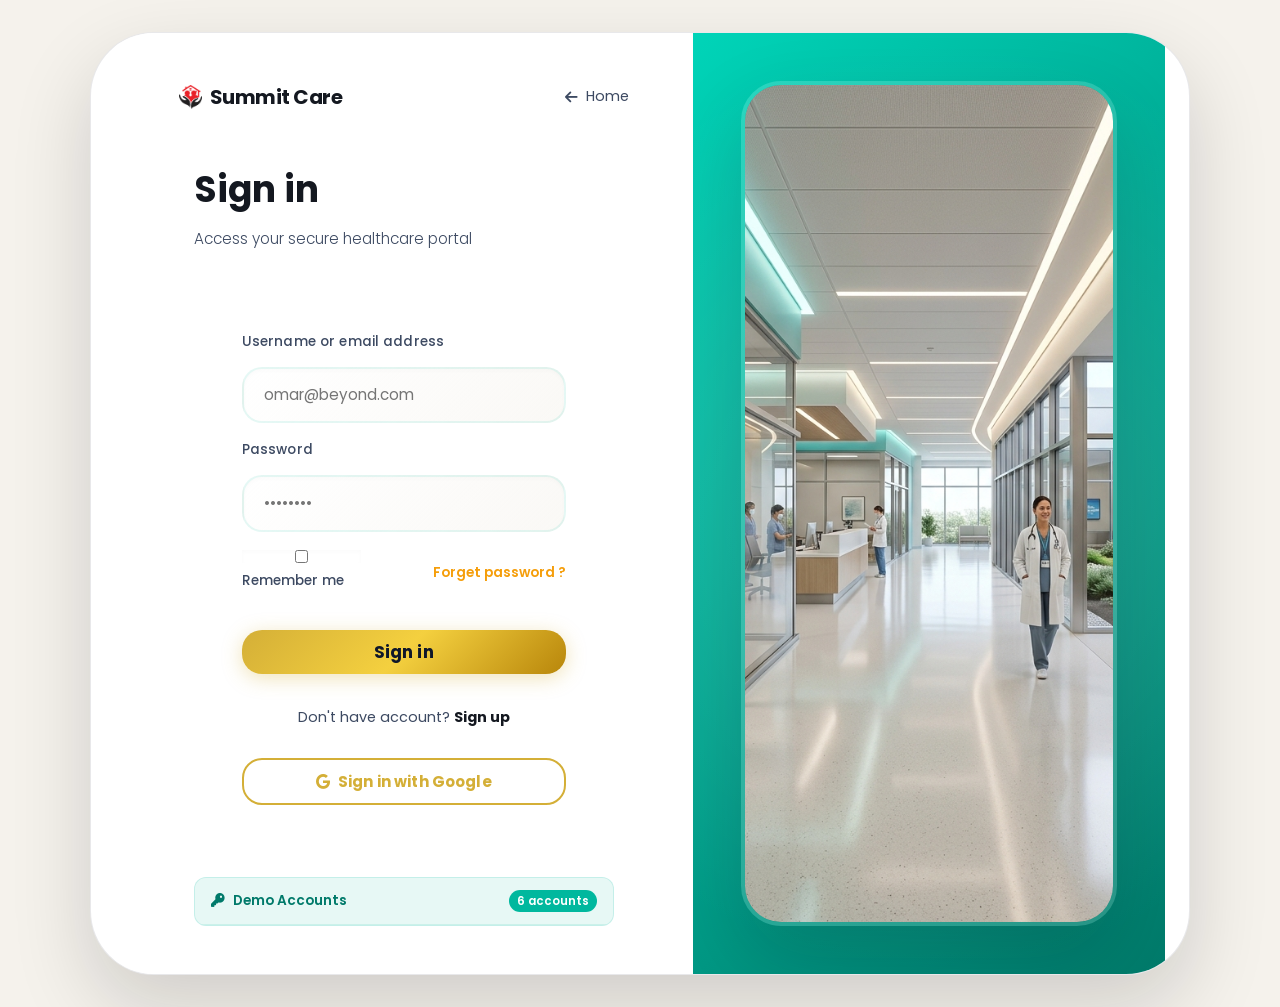
<file: dashboard.html>
<!DOCTYPE html>
<html lang="en">
  <head>
    <meta charset="utf-8" />
    <meta name="viewport" content="width=device-width, initial-scale=1" />
    <meta name="description" content="Summit Care Patient Dashboard - Manage your healthcare journey" />
    <title>Dashboard | Summit Care</title>
    <link rel="preconnect" href="https://fonts.googleapis.com" />
    <link rel="preconnect" href="https://fonts.gstatic.com" crossorigin />
    <link href="https://fonts.googleapis.com/css2?family=Poppins:wght@300;400;500;600;700&display=swap" rel="stylesheet" />
    <link rel="stylesheet" href="https://cdnjs.cloudflare.com/ajax/libs/font-awesome/6.4.0/css/all.min.css" />
    <link rel="stylesheet" href="style.css" />
    <script defer src="nav.js"></script>
    <script defer src="dashboard.js"></script>
  </head>
  <body>
    <a class="skip-link" href="#main">Skip to main content</a>

    <!-- Global Navigation Component V2 -->
    <header class="site-header" id="site-header" role="banner">
        <!-- Top Bar -->
        <div class="header-top-bar">
            <div class="container top-bar-inner">
                <div class="top-bar-left">
                    <a href="https://wa.me/237622004576" target="_blank"><i class="fab fa-whatsapp"></i> (+237) 622004576</a>
                    <a href="mailto:hello@summitcare.com"><i class="fas fa-envelope"></i> hello@summitcare.com</a>
                </div>
                <div class="top-bar-right">
                    <div class="top-social-links">
                        <a href="https://facebook.com/summitcare" aria-label="Facebook"><i class="fab fa-facebook-f"></i></a>
                        <a href="https://twitter.com/summitcare" aria-label="Twitter"><i class="fab fa-twitter"></i></a>
                        <a href="https://instagram.com/summitcare" aria-label="Instagram"><i class="fab fa-instagram"></i></a>
                    </div>
                    <div class="top-auth-links">
                        <a href="login.html"><i class="fas fa-user-circle"></i> Patient Portal</a>
                    </div>
                </div>
            </div>
        </div>

        <!-- Main Navigation Bar -->
        <div class="header-main-bar">
            <div class="container main-bar-inner">
                <a class="logo" href="index.html" aria-label="Summit Care Home">
                    <img src="images/summit-care-logo.png" alt="Summit Care Logo" class="logo-img">
                    <span class="logo-text">Summit Care</span>
                </a>

                <nav id="site-nav" class="site-nav" role="navigation">
                    <ul class="nav-list">
                        <li class="nav-item-dropdown">
                            <a href="index.html" class="nav-link-dropdown">Home</a>
                            <ul class="dropdown-menu">
                                <li><a href="index.html#about">About Us</a></li>
                                <li><a href="index.html#services">Our Services</a></li>
                                <li><a href="index.html#testimonials">Patient Stories</a></li>
                                <li><a href="index.html#contact">Get in Touch</a></li>
                            </ul>
                        </li>
                        <li><a href="services.html">Services</a></li>
                        <li><a href="pharmacy.html">Pharmacy</a></li>
                        <li><a href="billing.html">Billing</a></li>
                                            <li class="mobile-only-btn"><a href="login.html">Log In</a></li>
                        <li class="mobile-only-btn"><a href="signup.html">Sign Up</a></li>
                        <li class="mobile-only-btn auth-book-btn"><a href="appointment.html">Book Appointment</a></li>
                    </ul>
                </nav>

                <div class="nav-actions">
                    <a class="btn header-btn-login" href="login.html" style="margin-right: 12px; font-weight: 600; font-family: var(--font-display); background: transparent; border: 1px solid var(--c-teal-500); color: var(--c-teal-500); padding: 0.6rem 1.5rem; border-radius: var(--radius-full);">Log In</a>
                    <a class="btn header-btn-signup" href="signup.html" style="margin-right: 12px; background: var(--c-charcoal); color: white; border-radius: var(--radius-full); padding: 0.6rem 1.5rem; font-weight: 600;">Sign Up</a>
                    <a class="btn btn-primary btn-pill" href="appointment.html">Book Appointment</a>
                    <button class="nav-toggle" aria-expanded="false" aria-controls="site-nav" aria-label="Toggle navigation">
                        <span class="bar" aria-hidden="true"></span>
                        <span class="bar" aria-hidden="true"></span>
                        <span class="bar" aria-hidden="true"></span>
                    </button>
                </div>
            </div>
        </div>
    </header>

    <main id="main">
      <!-- Dashboard Header -->
      <section class="dashboard-header">
        <div class="container">
          <div class="welcome-section">
            <div class="welcome-content">
              <h1 class="welcome-title">Welcome back, <span class="user-first-name">John</span>!</h1>
              <p class="welcome-subtitle">Here's your health summary for today</p>
              <div class="last-visit">
                <i class="fas fa-calendar-check"></i>
                <span>Last visit: <strong>March 15, 2024</strong></span>
              </div>
            </div>
            <div class="quick-actions">
              <a href="#appointments" class="btn btn-primary">
                <i class="fas fa-calendar-plus"></i>
                Book Appointment
              </a>
              <a href="#messages" class="btn btn-outline">
                <i class="fas fa-envelope"></i>
                View Messages
              </a>
            </div>
          </div>
        </div>
      </section>

      <!-- Dashboard Content -->
      <section class="dashboard-content">
        <div class="container">
          <div class="dashboard-grid">
            <!-- Health Summary Cards -->
            <div class="dashboard-section health-summary">
              <h2 class="section-title">Health Summary</h2>
              <div class="summary-cards">
                <div class="summary-card">
                  <div class="card-icon">
                    <i class="fas fa-heartbeat"></i>
                  </div>
                  <div class="card-content">
                    <h3>Blood Pressure</h3>
                    <p class="metric">120/80</p>
                    <span class="status normal">Normal</span>
                  </div>
                </div>
                
                <div class="summary-card">
                  <div class="card-icon">
                    <i class="fas fa-weight"></i>
                  </div>
                  <div class="card-content">
                    <h3>Weight</h3>
                    <p class="metric">165 lbs</p>
                    <span class="status stable">Stable</span>
                  </div>
                </div>
                
                <div class="summary-card">
                  <div class="card-icon">
                    <i class="fas fa-pills"></i>
                  </div>
                  <div class="card-content">
                    <h3>Medications</h3>
                    <p class="metric">3 Active</p>
                    <span class="status active">Current</span>
                  </div>
                </div>
                
                <div class="summary-card">
                  <div class="card-icon">
                    <i class="fas fa-calendar-check"></i>
                  </div>
                  <div class="card-content">
                    <h3>Next Visit</h3>
                    <p class="metric">March 28</p>
                    <span class="status upcoming">Upcoming</span>
                  </div>
                </div>
              </div>
            </div>

            <!-- Upcoming Appointments -->
            <div class="dashboard-section appointments">
              <div class="section-header">
                <h2 class="section-title">Upcoming Appointments</h2>
                <a href="#appointments" class="view-all">View All</a>
              </div>
              <div class="appointment-list">
                <div class="appointment-item">
                  <div class="appointment-time">
                    <div class="date">MAR 28</div>
                    <div class="time">10:00 AM</div>
                  </div>
                  <div class="appointment-details">
                    <h4>Dr. Sarah Johnson</h4>
                    <p>Cardiology Consultation</p>
                    <span class="appointment-type virtual">
                      <i class="fas fa-video"></i> Virtual Visit
                    </span>
                  </div>
                  <div class="appointment-actions">
                    <button class="btn btn-sm btn-outline">Reschedule</button>
                    <button class="btn btn-sm btn-primary">Join Call</button>
                  </div>
                </div>
                
                <div class="appointment-item">
                  <div class="appointment-time">
                    <div class="date">APR 5</div>
                    <div class="time">2:30 PM</div>
                  </div>
                  <div class="appointment-details">
                    <h4>Dr. Michael Chen</h4>
                    <p>Annual Physical</p>
                    <span class="appointment-type in-person">
                      <i class="fas fa-user-md"></i> In-Person
                    </span>
                  </div>
                  <div class="appointment-actions">
                    <button class="btn btn-sm btn-outline">Reschedule</button>
                    <button class="btn btn-sm btn-primary">View Details</button>
                  </div>
                </div>
              </div>
            </div>

            <!-- Recent Messages -->
            <div class="dashboard-section messages">
              <div class="section-header">
                <h2 class="section-title">Recent Messages</h2>
                <a href="#messages" class="view-all">View All</a>
              </div>
              <div class="message-list">
                <div class="message-item unread">
                  <div class="message-avatar">
                    <i class="fas fa-user-md"></i>
                  </div>
                  <div class="message-content">
                    <div class="message-header">
                      <h4>Dr. Sarah Johnson</h4>
                      <span class="message-time">2 hours ago</span>
                    </div>
                    <p>Your lab results are ready. Please review them in your portal.</p>
                  </div>
                  <div class="message-status">
                    <span class="unread-indicator"></span>
                  </div>
                </div>
                
                <div class="message-item">
                  <div class="message-avatar">
                    <i class="fas fa-user-nurse"></i>
                  </div>
                  <div class="message-content">
                    <div class="message-header">
                      <h4>Nurse Maria</h4>
                      <span class="message-time">1 day ago</span>
                    </div>
                    <p>Reminder: Don't forget to take your medication at 8 PM tonight.</p>
                  </div>
                </div>
                
                <div class="message-item">
                  <div class="message-avatar">
                    <i class="fas fa-bell"></i>
                  </div>
                  <div class="message-content">
                    <div class="message-header">
                      <h4>System Notification</h4>
                      <span class="message-time">3 days ago</span>
                    </div>
                    <p>Your prescription refill has been approved and shipped.</p>
                  </div>
                </div>
              </div>
            </div>

            <!-- Quick Actions -->
            <div class="dashboard-section quick-actions-section">
              <h2 class="section-title">Quick Actions</h2>
              <div class="quick-actions-grid">
                <a href="#prescriptions" class="quick-action-card">
                  <i class="fas fa-pills"></i>
                  <h3>Prescriptions</h3>
                  <p>Refill medications</p>
                </a>
                
                <a href="#lab-results" class="quick-action-card">
                  <i class="fas fa-flask"></i>
                  <h3>Lab Results</h3>
                  <p>View test results</p>
                </a>
                
                <a href="#medical-records" class="quick-action-card">
                  <i class="fas fa-file-medical"></i>
                  <h3>Medical Records</h3>
                  <p>Access your history</p>
                </a>
                
                <a href="#billing" class="quick-action-card">
                  <i class="fas fa-credit-card"></i>
                  <h3>Billing</h3>
                  <p>Pay bills & insurance</p>
                </a>
                
                <a href="#telemedicine" class="quick-action-card">
                  <i class="fas fa-video"></i>
                  <h3>Telemedicine</h3>
                  <p>Start virtual visit</p>
                </a>
                
                <a href="#support" class="quick-action-card">
                  <i class="fas fa-headset"></i>
                  <h3>Support</h3>
                  <p>Get help</p>
                </a>
              </div>
            </div>

            <!-- Health Tips -->
            <div class="dashboard-section health-tips">
              <h2 class="section-title">Today's Health Tip</h2>
              <div class="tip-card">
                <div class="tip-icon">
                  <i class="fas fa-lightbulb"></i>
                </div>
                <div class="tip-content">
                  <h3>Stay Hydrated</h3>
                  <p>Drinking 8 glasses of water daily helps maintain healthy blood pressure and supports kidney function. Try adding lemon or cucumber for flavor!</p>
                  <div class="tip-tags">
                    <span class="tag">Hydration</span>
                    <span class="tag">Wellness</span>
                    <span class="tag">Prevention</span>
                  </div>
                </div>
              </div>
            </div>

            <!-- Recent Activity -->
            <div class="dashboard-section activity">
              <h2 class="section-title">Recent Activity</h2>
              <div class="activity-timeline">
                <div class="activity-item">
                  <div class="activity-icon">
                    <i class="fas fa-calendar-check"></i>
                  </div>
                  <div class="activity-content">
                    <h4>Appointment Scheduled</h4>
                    <p>Cardiology consultation with Dr. Johnson</p>
                    <span class="activity-time">2 hours ago</span>
                  </div>
                </div>
                
                <div class="activity-item">
                  <div class="activity-icon">
                    <i class="fas fa-pills"></i>
                  </div>
                  <div class="activity-content">
                    <h4>Prescription Refilled</h4>
                    <p>Metformin 500mg - 30 day supply</p>
                    <span class="activity-time">1 day ago</span>
                  </div>
                </div>
                
                <div class="activity-item">
                  <div class="activity-icon">
                    <i class="fas fa-file-medical"></i>
                  </div>
                  <div class="activity-content">
                    <h4>Lab Results Uploaded</h4>
                    <p>Blood work results from March 10</p>
                    <span class="activity-time">3 days ago</span>
                  </div>
                </div>
              </div>
            </div>
          </div>
        </div>
      </section>
    </main>

    <div class="dashboard-main">
      <div class="container">
        <section class="dashboard-quick-actions">
          <h2 class="section-title">Quick Actions</h2>
          <div class="quick-actions-grid">
            <a href="services.html" class="btn btn-primary btn-large">View Services</a>
            <a href="appointment.html" class="btn btn-primary btn-large">Book Appointment</a>
            <a href="payment.html" class="btn btn-primary btn-large">View & Pay Bills</a>
          </div>
        </section>
      </div>
    </div>

    <!-- Footer V2 -->
    <footer class="site-footer" role="contentinfo">
        <div class="footer-main">
            <div class="container">
                <div class="footer-content">
                    <!-- Brand Section -->
                    <div class="footer-brand">
                        <a class="logo" href="index.html" aria-label="Summit Care Home">
                            <img src="images/summit-care-logo.png" alt="Summit Care Logo" class="logo-img">
                    <span class="logo-text">Summit Care</span>
                        </a>
                        <p class="brand-description">Compassionate care. Modern experience. Your health, our priority.</p>
                        <div class="social-links">
                            <a href="https://facebook.com/summitcare" aria-label="Facebook"><i class="fab fa-facebook-f"></i></a>
                            <a href="https://twitter.com/summitcare" aria-label="Twitter"><i class="fab fa-twitter"></i></a>
                            <a href="https://linkedin.com/company/summitcare" aria-label="LinkedIn"><i class="fab fa-linkedin-in"></i></a>
                            <a href="https://instagram.com/summitcare" aria-label="Instagram"><i class="fab fa-instagram"></i></a>
                        </div>
                    </div>

                    <!-- Quick Links -->
                    <div class="footer-section">
                        <h4 class="footer-title">Quick Links</h4>
                        <ul class="footer-links">
                            <li><a href="index.html#services">Our Services</a></li>
                            <li><a href="index.html#about">About Us</a></li>
                            <li><a href="index.html#contact">Contact</a></li>
                            <li><a href="signup.html">Create Account</a></li>
                            <li><a href="login.html">Patient Portal</a></li>
                        </ul>
                    </div>

                    <!-- Services -->
                    <div class="footer-section">
                        <h4 class="footer-title">Our Services</h4>
                        <ul class="footer-links">
                            <li><a href="index.html#services">Primary Care</a></li>
                            <li><a href="index.html#services">Specialists</a></li>
                            <li><a href="index.html#services">Telemedicine</a></li>
                            <li><a href="index.html#services">Lab Services</a></li>
                            <li><a href="index.html#services">Emergency Care</a></li>
                        </ul>
                    </div>

                    <!-- Contact & Newsletter -->
                    <div class="footer-section newsletter-section">
                        <h4 class="footer-title">Contact & Updates</h4>
                        <div class="contact-info">
                            <div class="contact-item">
                                <i class="fas fa-phone contact-icon"></i>
                                <div>
                                    <a href="https://wa.me/237622004576" target="_blank">(+237) 622004576</a>
                                    <span class="contact-label">Main Office</span>
                                </div>
                            </div>
                        </div>
                        <p class="newsletter-description">Get updates and health tips delivered to your inbox.</p>
                        <form class="newsletter-form" id="newsletterForm">
                            <div class="newsletter-input-group">
                                <input type="email" placeholder="Email address" required aria-label="Email for newsletter">
                                <button type="submit" class="newsletter-btn" aria-label="Subscribe">
                                    <i class="fas fa-paper-plane"></i>
                                </button>
                            </div>
                        </form>
                    </div>
                </div>
            </div>
        </div>

        <!-- Footer Bottom -->
        <div class="footer-bottom">
            <div class="container footer-bottom-content">
                <div class="copyright">
                    <p>&copy; <span id="year"></span> Summit Care. All rights reserved.</p>
                </div>
                <div class="footer-legal">
                    <a href="privacy.html">Privacy Policy</a>
                    <a href="terms.html">Terms of Service</a>
                    <a href="terms.html">HIPAA Notice</a>
                </div>
            </div>
        </div>

        <!-- Back to Top Button -->
        <button class="back-to-top" id="backToTop" aria-label="Back to top">
            <i class="fas fa-chevron-up"></i>
        </button>
    </footer>
    <noscript>Your browser does not support JavaScript or it is disabled. Some interactive features may not work.</noscript>
  </body>
</html>
</file>
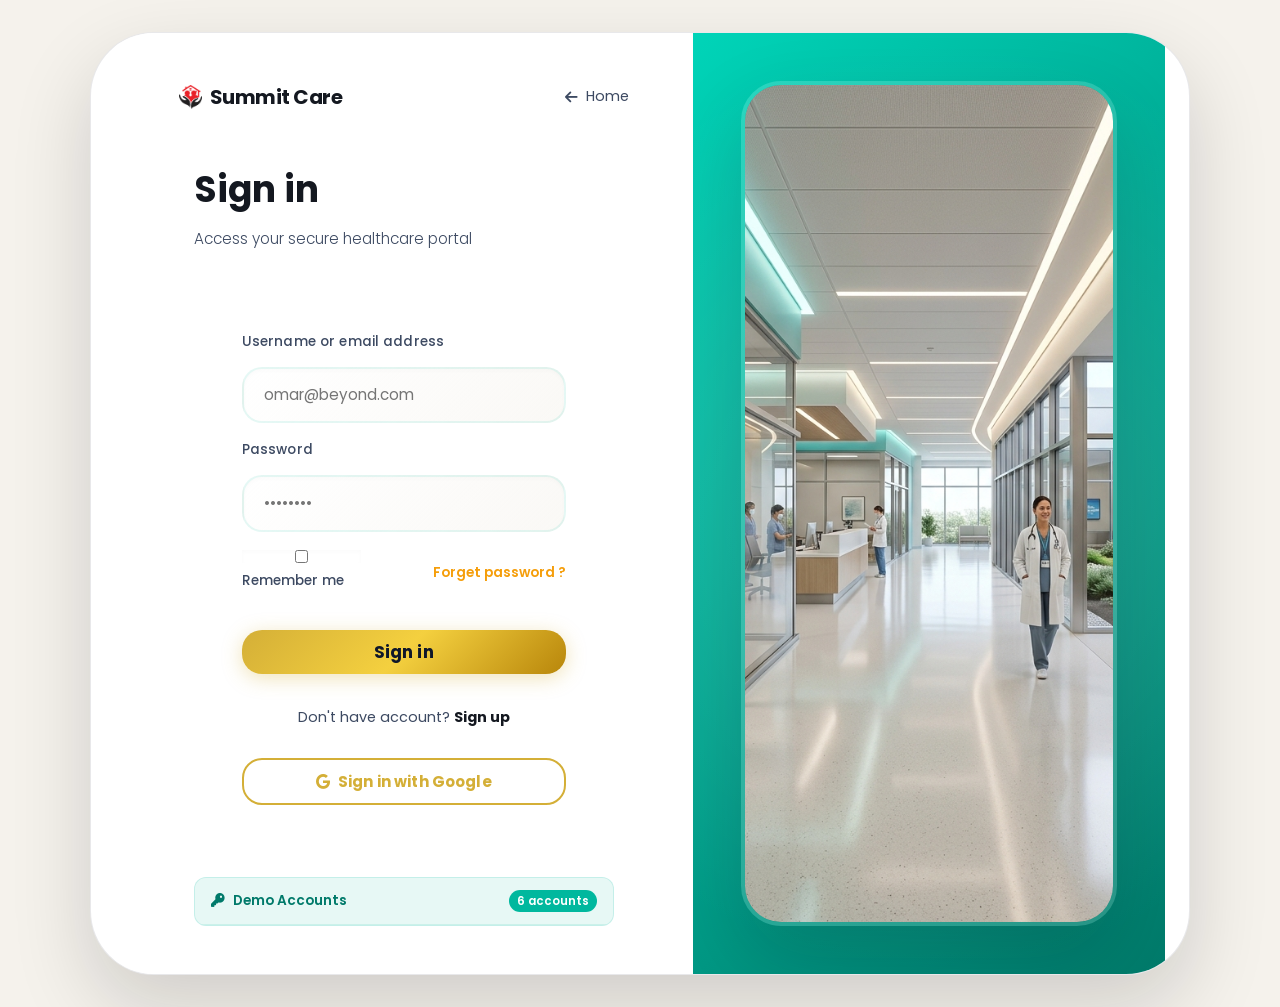
<file: login.html>
<!DOCTYPE html>
<html lang="en">
<head>
    <meta charset="utf-8" />
    <meta name="viewport" content="width=device-width, initial-scale=1" />
    <title>Sign in | Summit Care</title>
    <link href="https://fonts.googleapis.com/css2?family=Poppins:wght@300;400;500;600;700&display=swap" rel="stylesheet" />
    <link rel="stylesheet" href="https://cdnjs.cloudflare.com/ajax/libs/font-awesome/6.4.0/css/all.min.css" />
    <link rel="stylesheet" href="style.css" />
    <script defer src="login.js"></script>
</head>
<body class="auth-page-body">
    <div class="auth-container">
        <div class="auth-form-side">
            <div class="auth-header">
                <a class="logo" href="index.html">
                    <img src="images/summit-care-logo.png" alt="Summit Care Logo" class="logo-img">
                    <span class="logo-text">Summit Care</span>
                </a>
                <a href="index.html" class="home-link"><i class="fas fa-arrow-left"></i> Home</a>
            </div>
            
            <div class="auth-form-wrapper">
                <h1>Sign in</h1>
                <p class="auth-subtitle">Access your secure healthcare portal</p>
                
                <form class="auth-form" id="loginForm" novalidate>
                    <div class="form-field">
                        <label for="email">Username or email address</label>
                        <input id="email" name="email" type="email" autocomplete="email" placeholder="omar@beyond.com" required />
                    </div>
                    
                    <div class="form-field">
                        <label for="password">Password</label>
                        <input id="password" name="password" type="password" autocomplete="current-password" placeholder="••••••••" required />
                    </div>
                    
                    <div class="auth-options">
                        <label class="remember-label"><input type="checkbox" name="remember" /> Remember me</label>
                        <a href="javascript:void(0)" class="forgot-link">Forget password ?</a>
                    </div>
                    
                    <button type="submit" class="btn btn-primary">Sign in</button>
                    
                    <div class="auth-social">
                        <p>Don't have account? <a href="signup.html"><strong>Sign up</strong></a></p>
                        <button type="button" class="btn btn-outline" style="width: 100%; margin-top: 1rem;"><i class="fab fa-google"></i> Sign in with Google</button>
                    </div>
                </form>
            </div>
        </div>
        
        <div class="auth-image-side">
            <img src="images/login-visual.png" alt="Medical Professional" class="auth-visual">
        </div>
    </div>
</body>
</html>
</file>
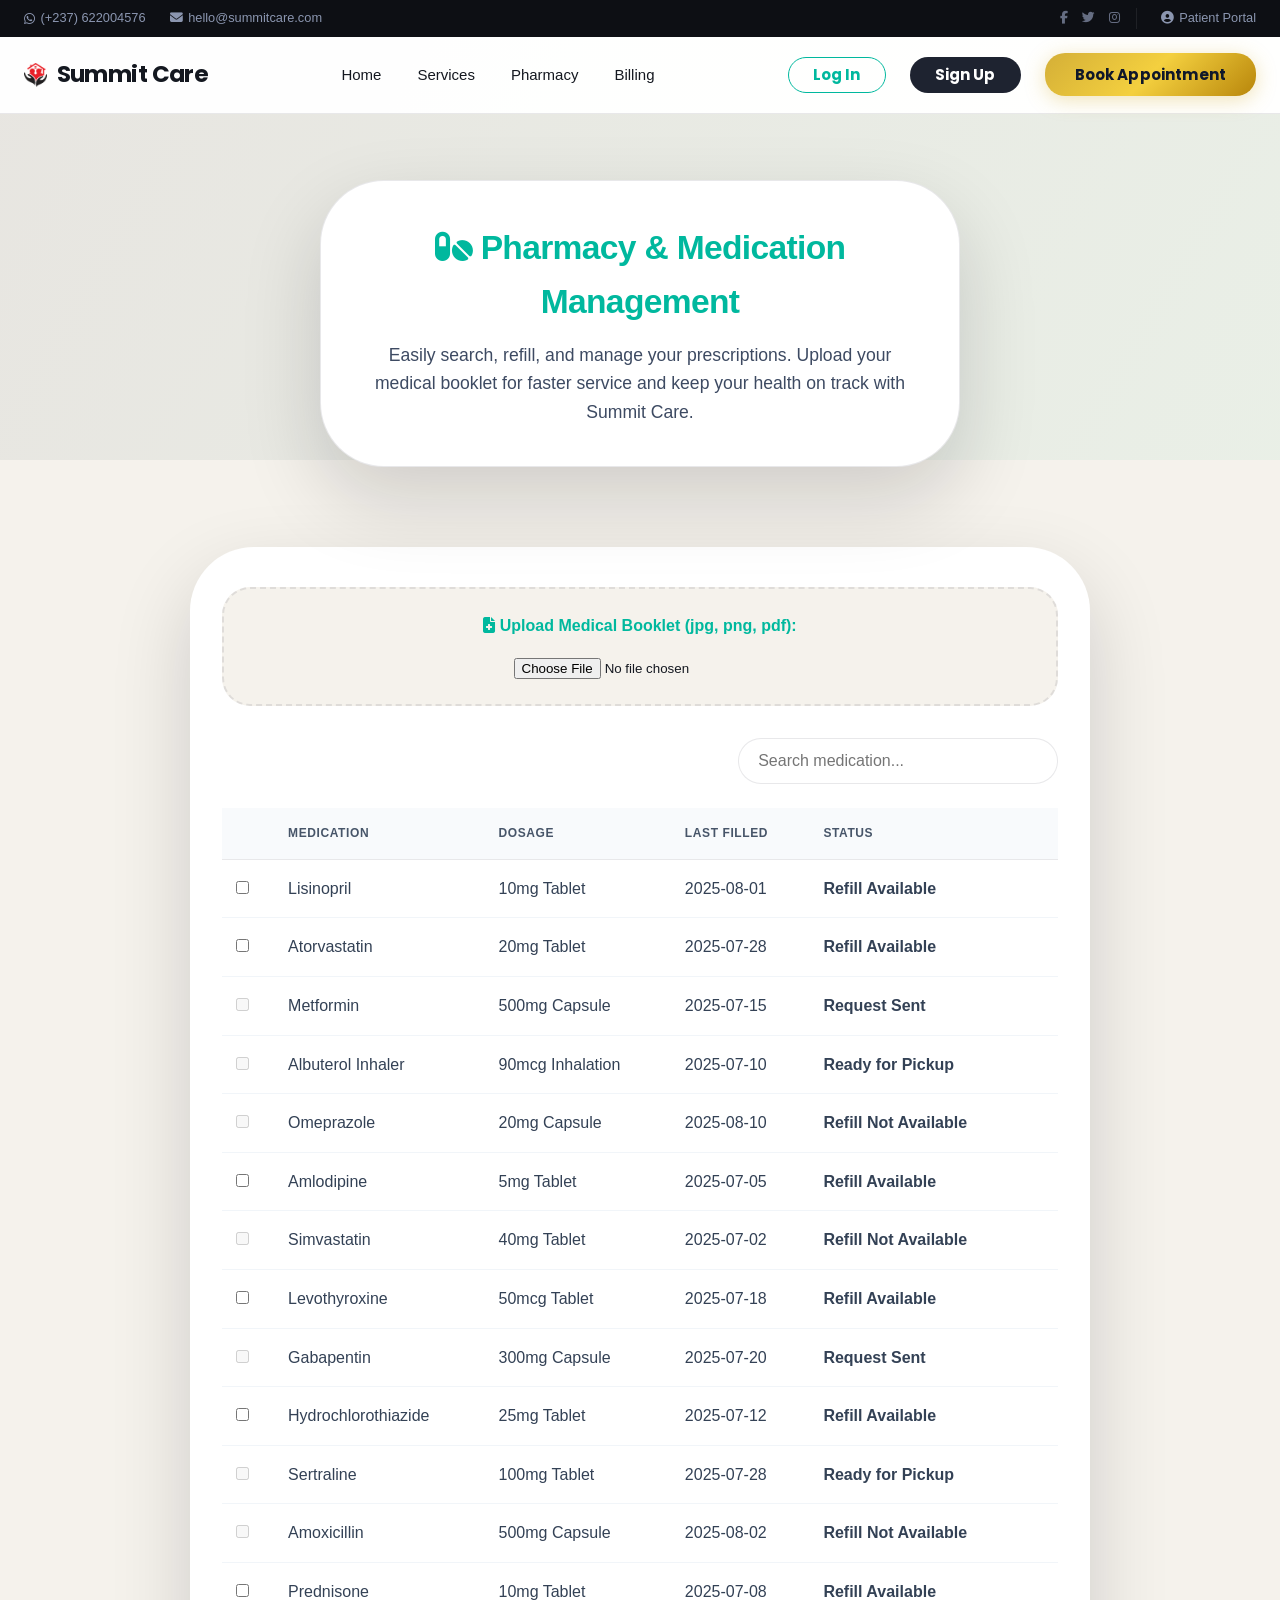
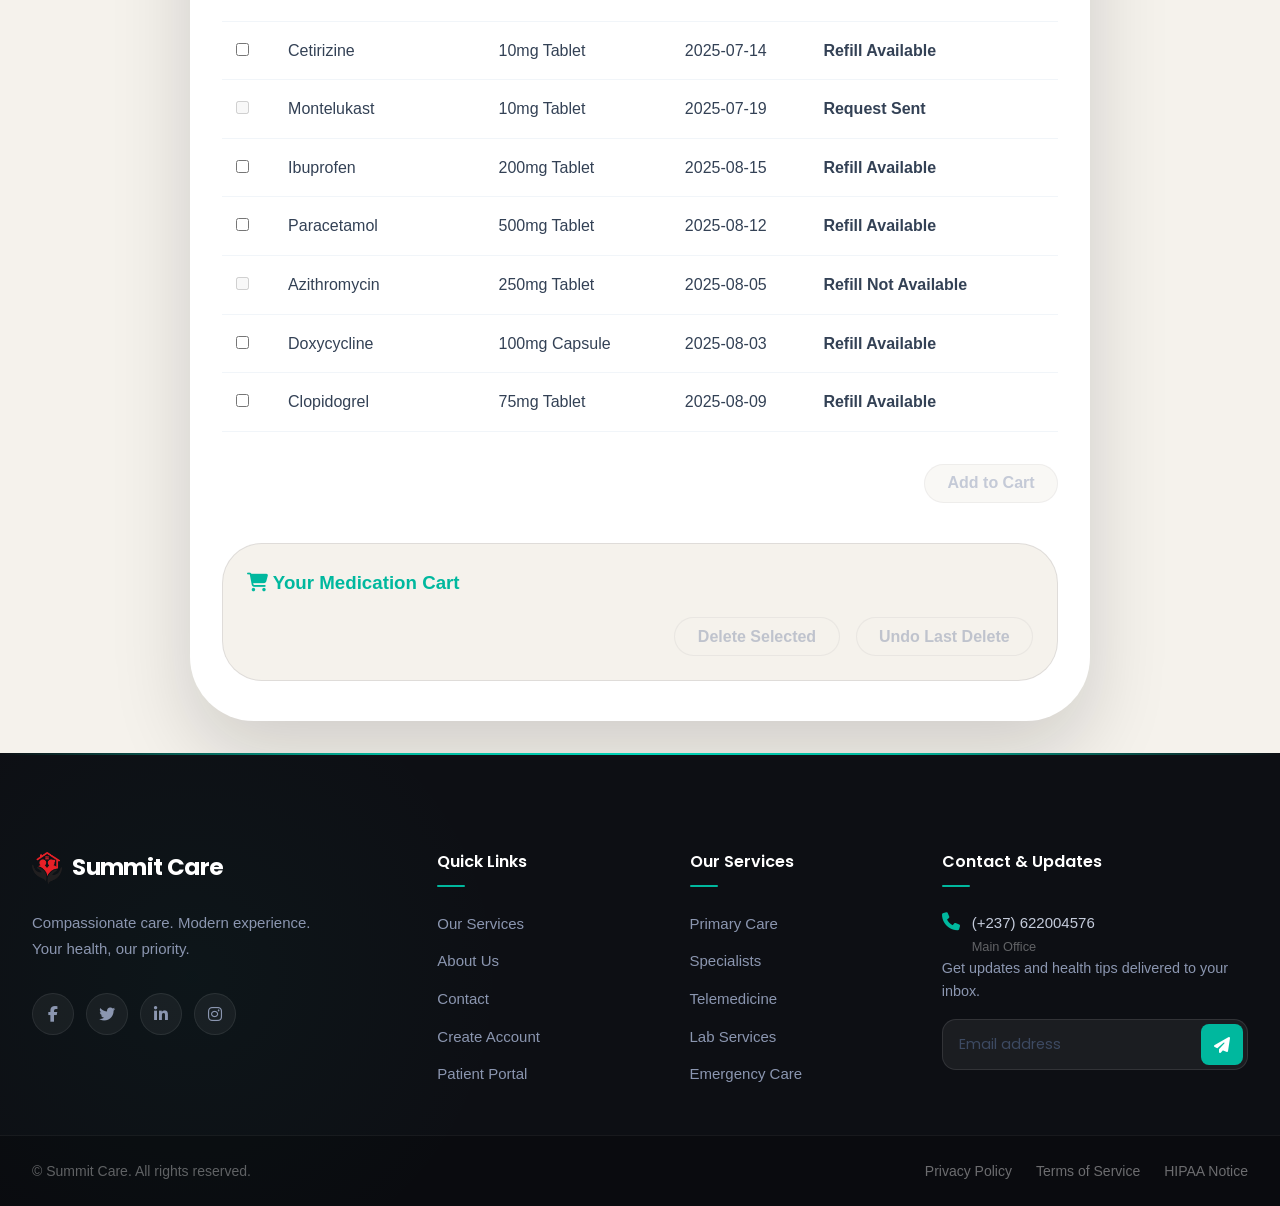
<file: pharmacy.html>
<!DOCTYPE html>
<html lang="en">
<head>
    <meta charset="UTF-8" />
    <meta name="viewport" content="width=device-width, initial-scale=1" />
    <meta name="description" content="Manage your prescriptions, request refills, and access pharmacy services at Summit Care.">
    <title>Pharmacy | Summit Care</title>
    <link rel="preconnect" href="https://fonts.googleapis.com" />
    <link rel="preconnect" href="https://fonts.gstatic.com" crossorigin />
    <link href="https://fonts.googleapis.com/css2?family=Poppins:wght@300;400;500;600;700&display=swap" rel="stylesheet" />
    <link rel="stylesheet" href="https://cdnjs.cloudflare.com/ajax/libs/font-awesome/6.4.0/css/all.min.css" />
    <link rel="stylesheet" href="style.css" />
    <style>
        body {
            background: var(--color-bg-alt);
            min-height: 100vh;
            min-height: 100svh;
            min-height: 100dvh;
            margin: 0;
            font-family: 'Outfit', sans-serif;
        }
        .pharmacy-main {
            max-width: 900px;
            margin: 2rem auto;
            background: var(--color-bg);
            border-radius: var(--radius-3xl);
            box-shadow: var(--shadow-xl);
            padding: 2.5rem 2rem;
        }
        .pharmacy-title {
            font-size: 2rem;
            font-weight: 700;
            color: var(--color-primary);
            margin-bottom: 1.2rem;
            text-align: center;
        }
        .pharmacy-table {
            width: 100%;
            border-collapse: collapse;
            margin-bottom: 2rem;
        }
        .pharmacy-table th, .pharmacy-table td {
            padding: 1rem 0.9rem;
            text-align: left;
            border-bottom: 1px solid var(--color-border);
        }
        .pharmacy-table th {
            background: var(--color-bg-alt);
            color: var(--color-accent);
            font-weight: 600;
            font-size: 0.85rem;
            text-transform: uppercase;
            letter-spacing: 0.05em;
        }
        .pharmacy-table td.status { font-weight: 600; }
        .status-refill { color: var(--color-accent); }
        .status-request { color: #7c3aed; }
        .status-pickup { color: var(--color-primary); }
        .status-unavailable { color: #dc2626; }
        .pharmacy-actions { text-align: right; margin-top: 0.5rem; }
        .pharmacy-btn, .add-cart-btn {
            background: var(--color-bg-alt);
            color: var(--color-primary);
            border: 1.5px solid var(--color-border);
            border-radius: var(--radius-full);
            padding: 0.6rem 1.4rem;
            font-size: 1rem;
            font-weight: 600;
            cursor: pointer;
            transition: all 0.3s ease;
        }
        .pharmacy-btn:disabled, .add-cart-btn:disabled {
            opacity: 0.5;
            cursor: not-allowed;
        }
        .pharmacy-btn:hover:not(:disabled), .add-cart-btn:hover:not(:disabled) {
            background: var(--color-primary);
            color: #fff;
            border-color: var(--color-primary);
        }
        .add-cart-btn { display: none; }
        .pharmacy-caption {
            font-size: 1rem;
            color: var(--color-text-muted);
            margin-bottom: 1.5rem;
            text-align: center;
        }
        @media (max-width: 600px) {
            .pharmacy-main { padding: 1.2rem 0.5rem; }
            .pharmacy-title { font-size: 1.3rem; }
            .pharmacy-table th, .pharmacy-table td { padding: 0.5rem 0.3rem; font-size: 0.95rem; }
        }
        .pharmacy-cards-row {
            display: flex;
            gap: 1.5rem;
            justify-content: center;
            margin-bottom: 2.5rem;
            flex-wrap: wrap;
        }
        .pharmacy-card {
            background: var(--color-bg);
            border-radius: var(--radius-2xl);
            box-shadow: var(--shadow-md);
            padding: 1.2rem;
            display: flex;
            flex-direction: column;
            align-items: center;
            width: 180px;
            transition: all 0.3s ease;
            border: 1px solid var(--color-border);
        }
        .pharmacy-card:hover { transform: translateY(-4px); box-shadow: var(--shadow-lg); }
        .pharmacy-card img {
            width: 150px;
            height: 110px;
            object-fit: cover;
            border-radius: var(--radius-lg);
            margin-bottom: 0.8rem;
        }
        .pharmacy-card span {
            font-size: 1rem;
            color: var(--color-accent);
            font-weight: 700;
        }
        .pharmacy-upload-section {
            margin-bottom: 2rem;
            text-align: center;
            padding: 1.5rem;
            background: var(--color-bg-alt);
            border-radius: var(--radius-xl);
            border: 2px dashed var(--color-border);
        }
        .upload-label {
            font-weight: 600;
            color: var(--color-primary);
            margin-bottom: 0.7rem;
            display: block;
        }
        #booklet-upload { margin-top: 0.5rem; }
        #booklet-preview img { box-shadow: var(--shadow-sm); }
        .pharmacy-search-section {
            margin-bottom: 1.5rem;
            text-align: right;
        }
        #pharmacy-search {
            padding: 0.8rem 1.2rem;
            border-radius: var(--radius-full);
            border: 1px solid var(--color-border);
            font-size: 1rem;
            width: 320px;
            max-width: 100%;
            font-family: inherit;
            transition: all 0.3s ease;
        }
        #pharmacy-search:focus {
            outline: none;
            border-color: var(--color-primary);
            box-shadow: 0 0 0 3px rgba(15,23,42,0.1);
        }
        .pharmacy-table th, .pharmacy-table td { font-size: 1rem; }
        .pharmacy-cart-section {
            margin-top: 2.5rem;
            background: var(--color-bg-alt);
            border-radius: var(--radius-2xl);
            border: 1px solid var(--color-border);
            padding: 1.5rem;
        }
        .pharmacy-cart-section h3 { color: var(--color-primary); margin-bottom: 1rem; }
        .pharmacy-cart-list { list-style: none; padding: 0; margin: 0 0 1.2rem 0; }
        .pharmacy-cart-list li {
            background: var(--color-bg);
            border-radius: var(--radius-lg);
            margin-bottom: 0.7rem;
            padding: 0.8rem 1.2rem;
            box-shadow: var(--shadow-sm);
            display: flex;
            align-items: center;
            gap: 1rem;
            font-size: 1rem;
            border: 1px solid var(--color-border);
        }
        .cart-date {
            color: var(--color-text-muted);
            font-size: 0.9rem;
            margin-left: auto;
        }
        .cart-actions { display: flex; gap: 1rem; justify-content: flex-end; }
        @media (max-width: 900px) {
            .pharmacy-cards-row { gap: 1rem; }
            .pharmacy-card { width: 130px; }
            .pharmacy-card img { width: 100px; height: 75px; }
            #pharmacy-search { width: 100%; }
        }
        .pharmacy-hero-bg {
            position: absolute;
            top: 0; left: 0; right: 0;
            height: 460px;
            background: linear-gradient(120deg, rgba(15,23,42,0.06) 0%, rgba(16,185,129,0.05) 100%);
            z-index: 0;
            overflow: hidden;
        }
        .pharmacy-hero {
            position: relative;
            z-index: 1;
            display: flex;
            flex-direction: column;
            align-items: center;
            justify-content: center;
            min-height: 280px;
            padding: 4rem 1rem 3rem 1rem;
            margin-bottom: 2rem;
        }
        .pharmacy-hero-content {
            background: var(--color-bg);
            border-radius: var(--radius-3xl);
            box-shadow: var(--shadow-xl);
            padding: 2.5rem 3rem;
            text-align: center;
            max-width: 640px;
            margin: 0 auto;
            position: relative;
            z-index: 2;
            border: 1px solid var(--color-border);
        }
        .pharmacy-hero-title {
            font-size: 2.1rem;
            font-weight: 800;
            color: var(--color-primary);
            margin-bottom: 0.8rem;
            letter-spacing: -0.02em;
        }
        .pharmacy-hero-desc {
            font-size: 1.1rem;
            color: var(--color-text-muted);
            font-weight: 400;
            line-height: 1.6;
        }
        @media (max-width: 700px) {
            .pharmacy-hero-content { padding: 1.5rem 1rem; }
            .pharmacy-hero-title { font-size: 1.4rem; }
            .pharmacy-hero-desc { font-size: 0.95rem; }
            .pharmacy-hero { min-height: 180px; padding: 3rem 0.5rem 2rem; margin-bottom: 1rem; }
        }
    </style>
    <script>
        // Expanded prescription data with 2025 dates
        const mockUserPrescriptions = [
            { id: 'rx123', medicationName: 'Lisinopril', dosage: '10mg Tablet', lastFilled: '2025-08-01', status: 'Refill Available' },
            { id: 'rx456', medicationName: 'Atorvastatin', dosage: '20mg Tablet', lastFilled: '2025-07-28', status: 'Refill Available' },
            { id: 'rx789', medicationName: 'Metformin', dosage: '500mg Capsule', lastFilled: '2025-07-15', status: 'Request Sent' },
            { id: 'rx101', medicationName: 'Albuterol Inhaler', dosage: '90mcg Inhalation', lastFilled: '2025-07-10', status: 'Ready for Pickup' },
            { id: 'rx112', medicationName: 'Omeprazole', dosage: '20mg Capsule', lastFilled: '2025-08-10', status: 'Refill Not Available' },
            { id: 'rx113', medicationName: 'Amlodipine', dosage: '5mg Tablet', lastFilled: '2025-07-05', status: 'Refill Available' },
            { id: 'rx114', medicationName: 'Simvastatin', dosage: '40mg Tablet', lastFilled: '2025-07-02', status: 'Refill Not Available' },
            { id: 'rx115', medicationName: 'Levothyroxine', dosage: '50mcg Tablet', lastFilled: '2025-07-18', status: 'Refill Available' },
            { id: 'rx116', medicationName: 'Gabapentin', dosage: '300mg Capsule', lastFilled: '2025-07-20', status: 'Request Sent' },
            { id: 'rx117', medicationName: 'Hydrochlorothiazide', dosage: '25mg Tablet', lastFilled: '2025-07-12', status: 'Refill Available' },
            { id: 'rx118', medicationName: 'Sertraline', dosage: '100mg Tablet', lastFilled: '2025-07-28', status: 'Ready for Pickup' },
            { id: 'rx119', medicationName: 'Amoxicillin', dosage: '500mg Capsule', lastFilled: '2025-08-02', status: 'Refill Not Available' },
            { id: 'rx120', medicationName: 'Prednisone', dosage: '10mg Tablet', lastFilled: '2025-07-08', status: 'Refill Available' },
            { id: 'rx121', medicationName: 'Cetirizine', dosage: '10mg Tablet', lastFilled: '2025-07-14', status: 'Refill Available' },
            { id: 'rx122', medicationName: 'Montelukast', dosage: '10mg Tablet', lastFilled: '2025-07-19', status: 'Request Sent' },
            { id: 'rx1234', medicationName: 'Ibuprofen', dosage: '200mg Tablet', lastFilled: '2025-08-15', status: 'Refill Available' },
            { id: 'rx1235', medicationName: 'Paracetamol', dosage: '500mg Tablet', lastFilled: '2025-08-12', status: 'Refill Available' },
            { id: 'rx1236', medicationName: 'Azithromycin', dosage: '250mg Tablet', lastFilled: '2025-08-05', status: 'Refill Not Available' },
            { id: 'rx1237', medicationName: 'Doxycycline', dosage: '100mg Capsule', lastFilled: '2025-08-03', status: 'Refill Available' },
            { id: 'rx1238', medicationName: 'Clopidogrel', dosage: '75mg Tablet', lastFilled: '2025-08-09', status: 'Refill Available' }
        ];
        let filteredPrescriptions = [...mockUserPrescriptions];
        let cart = [];
        let lastDeleted = null;
        document.addEventListener('DOMContentLoaded', function () {
            const tableBody = document.getElementById('pharmacy-table-body');
            const requestBtn = document.getElementById('request-refill-btn');
            const statusMsg = document.getElementById('pharmacy-status-msg');
            const searchInput = document.getElementById('pharmacy-search');
            const bookletUpload = document.getElementById('booklet-upload');
            const bookletPreview = document.getElementById('booklet-preview');
            const cartList = document.getElementById('pharmacy-cart-list');
            const cartDeleteBtn = document.getElementById('cart-delete-btn');
            const cartUndoBtn = document.getElementById('cart-undo-btn');
            function renderTable() {
                tableBody.innerHTML = '';
                filteredPrescriptions.forEach(rx => {
                    const tr = document.createElement('tr');
                    tr.innerHTML = `
                        <td><input type="checkbox" ${rx.status === 'Refill Available' ? '' : 'disabled'} data-id="${rx.id}" /></td>
                        <td>${rx.medicationName}</td>
                        <td>${rx.dosage}</td>
                        <td>${rx.lastFilled}</td>
                        <td class="status ${rx.status === 'Refill Available' ? 'status-refill' : rx.status === 'Request Sent' ? 'status-request' : rx.status === 'Ready for Pickup' ? 'status-pickup' : 'status-unavailable'}">${rx.status}</td>
                        <td><button class="pharmacy-btn add-cart-btn" data-id="${rx.id}" ${rx.status === 'Refill Available' ? '' : 'disabled'}>Add</button></td>
                    `;
                    tableBody.appendChild(tr);
                });
            }
            function updateButtonState() {
                const checkboxes = tableBody.querySelectorAll('input[type="checkbox"]:enabled');
                requestBtn.disabled = !Array.from(checkboxes).some(cb => cb.checked);
            }
            function renderCart() {
                cartList.innerHTML = '';
                cart.forEach(rx => {
                    const li = document.createElement('li');
                    li.innerHTML = `<input type="checkbox" class="cart-checkbox" data-id="${rx.id}" /> <strong>${rx.medicationName}</strong> (${rx.dosage}) <span class="cart-date">${rx.lastFilled}</span>`;
                    cartList.appendChild(li);
                });
                cartDeleteBtn.disabled = cart.length === 0;
                cartUndoBtn.disabled = !lastDeleted;
            }
            tableBody.addEventListener('change', updateButtonState);
            tableBody.addEventListener('click', function(e) {
                if (e.target.classList.contains('add-cart-btn')) {
                    const rxId = e.target.getAttribute('data-id');
                    const rx = mockUserPrescriptions.find(r => r.id === rxId);
                    if (rx && !cart.some(item => item.id === rx.id)) {
                        cart.push({...rx});
                        renderCart();
                        statusMsg.textContent = `${rx.medicationName} added to cart.`;
                        setTimeout(() => statusMsg.textContent = '', 2500);
                    }
                }
            });
            requestBtn.addEventListener('click', function() {
                // Bulk add selected prescriptions to cart
                const checked = Array.from(tableBody.querySelectorAll('input[type="checkbox"]:checked'));
                if (checked.length === 0) return;
                let added = [];
                checked.forEach(cb => {
                    const rxId = cb.getAttribute('data-id');
                    const rx = mockUserPrescriptions.find(r => r.id === rxId);
                    if (rx && !cart.some(item => item.id === rx.id)) {
                        cart.push({...rx});
                        added.push(rx.medicationName);
                    }
                });
                renderCart();
                if (added.length > 0) {
                    statusMsg.textContent = `${added.join(', ')} added to cart.`;
                    setTimeout(() => statusMsg.textContent = '', 2500);
                }
            });
            cartDeleteBtn.addEventListener('click', function() {
                const checked = Array.from(cartList.querySelectorAll('.cart-checkbox:checked'));
                if (checked.length === 0) return;
                lastDeleted = [];
                checked.forEach(cb => {
                    const rxId = cb.getAttribute('data-id');
                    const idx = cart.findIndex(r => r.id === rxId);
                    if (idx !== -1) {
                        lastDeleted.push(cart[idx]);
                        cart.splice(idx, 1);
                    }
                });
                renderCart();
                statusMsg.textContent = "Deleted from cart.";
                setTimeout(() => statusMsg.textContent = '', 2500);
            });
            cartUndoBtn.addEventListener('click', function() {
                if (lastDeleted && lastDeleted.length > 0) {
                    lastDeleted.forEach(rx => {
                        if (!cart.some(item => item.id === rx.id)) cart.push(rx);
                    });
                    renderCart();
                    statusMsg.textContent = "Undo successful.";
                    setTimeout(() => statusMsg.textContent = '', 2500);
                    lastDeleted = null;
                }
            });
            searchInput.addEventListener('input', function () {
                const q = searchInput.value.trim().toLowerCase();
                filteredPrescriptions = mockUserPrescriptions.filter(rx => rx.medicationName.toLowerCase().includes(q) || rx.dosage.toLowerCase().includes(q));
                renderTable();
                updateButtonState();
            });
            bookletUpload.addEventListener('change', function () {
                bookletPreview.innerHTML = '';
                const file = bookletUpload.files[0];
                if (file) {
                    if (file.type.startsWith('image/')) {
                        const img = document.createElement('img');
                        img.src = URL.createObjectURL(file);
                        img.style.maxWidth = '180px';
                        img.style.borderRadius = '1rem';
                        img.style.marginTop = '1rem';
                        bookletPreview.appendChild(img);
                    } else if (file.type === 'application/pdf') {
                        const pdfIcon = document.createElement('div');
                        pdfIcon.innerHTML = '<i class="fas fa-file-pdf fa-3x" style="color:#7F53AC"></i><br>PDF uploaded.';
                        pdfIcon.style.marginTop = '1rem';
                        bookletPreview.appendChild(pdfIcon);
                    }
                }
            });
            renderTable();
            updateButtonState();
            renderCart();
        });
    </script>
</head>
<body>
    <a class="skip-link" href="#main">Skip to main content</a>

    <!-- Global Navigation Component V2 -->
    <header class="site-header" id="site-header" role="banner">
        <!-- Top Bar -->
        <div class="header-top-bar">
            <div class="container top-bar-inner">
                <div class="top-bar-left">
                    <a href="https://wa.me/237622004576" target="_blank"><i class="fab fa-whatsapp"></i> (+237) 622004576</a>
                    <a href="mailto:hello@summitcare.com"><i class="fas fa-envelope"></i> hello@summitcare.com</a>
                </div>
                <div class="top-bar-right">
                    <div class="top-social-links">
                        <a href="https://facebook.com/summitcare" aria-label="Facebook"><i class="fab fa-facebook-f"></i></a>
                        <a href="https://twitter.com/summitcare" aria-label="Twitter"><i class="fab fa-twitter"></i></a>
                        <a href="https://instagram.com/summitcare" aria-label="Instagram"><i class="fab fa-instagram"></i></a>
                    </div>
                    <div class="top-auth-links">
                        <a href="login.html"><i class="fas fa-user-circle"></i> Patient Portal</a>
                    </div>
                </div>
            </div>
        </div>

        <!-- Main Navigation Bar -->
        <div class="header-main-bar">
            <div class="container main-bar-inner">
                <a class="logo" href="index.html" aria-label="Summit Care Home">
                    <img src="images/summit-care-logo.png" alt="Summit Care Logo" class="logo-img">
                    <span class="logo-text">Summit Care</span>
                </a>

                <nav id="site-nav" class="site-nav" role="navigation">
                    <ul class="nav-list">
                        <li class="nav-item-dropdown">
                            <a href="index.html" class="nav-link-dropdown">Home</a>
                            <ul class="dropdown-menu">
                                <li><a href="index.html#about">About Us</a></li>
                                <li><a href="index.html#services">Our Services</a></li>
                                <li><a href="index.html#testimonials">Patient Stories</a></li>
                                <li><a href="index.html#contact">Get in Touch</a></li>
                            </ul>
                        </li>
                        <li><a href="services.html">Services</a></li>
                        <li><a href="pharmacy.html">Pharmacy</a></li>
                        <li><a href="billing.html">Billing</a></li>
                                            <li class="mobile-only-btn"><a href="login.html">Log In</a></li>
                        <li class="mobile-only-btn"><a href="signup.html">Sign Up</a></li>
                        <li class="mobile-only-btn auth-book-btn"><a href="appointment.html">Book Appointment</a></li>
                    </ul>
                </nav>

                <div class="nav-actions">
                    <a class="btn header-btn-login" href="login.html" style="margin-right: 12px; font-weight: 600; font-family: var(--font-display); background: transparent; border: 1px solid var(--c-teal-500); color: var(--c-teal-500); padding: 0.6rem 1.5rem; border-radius: var(--radius-full);">Log In</a>
                    <a class="btn header-btn-signup" href="signup.html" style="margin-right: 12px; background: var(--c-charcoal); color: white; border-radius: var(--radius-full); padding: 0.6rem 1.5rem; font-weight: 600;">Sign Up</a>
                    <a class="btn btn-primary btn-pill" href="appointment.html">Book Appointment</a>
                    <button class="nav-toggle" aria-expanded="false" aria-controls="site-nav" aria-label="Toggle navigation">
                        <span class="bar" aria-hidden="true"></span>
                        <span class="bar" aria-hidden="true"></span>
                        <span class="bar" aria-hidden="true"></span>
                    </button>
                </div>
            </div>
        </div>
    </header>
    <main id="main">
        <div class="pharmacy-hero-bg">
            <div class="pharmacy-bg-shape shape1"></div>
            <div class="pharmacy-bg-shape shape2"></div>
            <div class="pharmacy-bg-shape shape3"></div>
            <div class="pharmacy-bg-shape shape4"></div>
        </div>
        <section class="pharmacy-hero">
            <div class="pharmacy-hero-content">
                <h1 class="pharmacy-hero-title"><i class="fas fa-pills"></i> Pharmacy & Medication Management</h1>
                <p class="pharmacy-hero-desc">Easily search, refill, and manage your prescriptions. Upload your medical booklet for faster service and keep your health on track with Summit Care.</p>
            </div>
        </section>
        <div class="pharmacy-main">
            <!-- Upload Medical Booklet -->
            <div class="pharmacy-upload-section">
                <label for="booklet-upload" class="upload-label"><i class="fas fa-file-medical"></i> Upload Medical Booklet (jpg, png, pdf):</label>
                <input type="file" id="booklet-upload" accept="image/*,.pdf" />
                <div id="booklet-preview"></div>
            </div>
            <!-- Search Bar -->
            <div class="pharmacy-search-section">
                <input type="text" id="pharmacy-search" placeholder="Search medication..." />
            </div>
            <table class="pharmacy-table">
                <thead>
                    <tr>
                        <th></th>
                        <th>Medication</th>
                        <th>Dosage</th>
                        <th>Last Filled</th>
                        <th>Status</th>
                        <th></th>
                    </tr>
                </thead>
                <tbody id="pharmacy-table-body">
                    <!-- JS will render rows here -->
                </tbody>
            </table>
            <div class="pharmacy-actions">
                <button id="request-refill-btn" class="pharmacy-btn" disabled>Add to Cart</button>
            </div>
            <div id="pharmacy-status-msg" class="pharmacy-caption"></div>
            <!-- Cart Section -->
            <div class="pharmacy-cart-section">
                <h3><i class="fas fa-shopping-cart"></i> Your Medication Cart</h3>
                <ul id="pharmacy-cart-list" class="pharmacy-cart-list"></ul>
                <div class="cart-actions">
                    <button id="cart-delete-btn" class="pharmacy-btn" disabled>Delete Selected</button>
                    <button id="cart-undo-btn" class="pharmacy-btn" disabled>Undo Last Delete</button>
                </div>
            </div>
        </div>
    </main>
    <!-- Footer V2 -->
    <footer class="site-footer" role="contentinfo">
        <div class="footer-main">
            <div class="container">
                <div class="footer-content">
                    <!-- Brand Section -->
                    <div class="footer-brand">
                        <a class="logo" href="index.html" aria-label="Summit Care Home">
                            <img src="images/summit-care-logo.png" alt="Summit Care Logo" class="logo-img">
                    <span class="logo-text">Summit Care</span>
                        </a>
                        <p class="brand-description">Compassionate care. Modern experience. Your health, our priority.</p>
                        <div class="social-links">
                            <a href="https://facebook.com/summitcare" aria-label="Facebook"><i class="fab fa-facebook-f"></i></a>
                            <a href="https://twitter.com/summitcare" aria-label="Twitter"><i class="fab fa-twitter"></i></a>
                            <a href="https://linkedin.com/company/summitcare" aria-label="LinkedIn"><i class="fab fa-linkedin-in"></i></a>
                            <a href="https://instagram.com/summitcare" aria-label="Instagram"><i class="fab fa-instagram"></i></a>
                        </div>
                    </div>

                    <!-- Quick Links -->
                    <div class="footer-section">
                        <h4 class="footer-title">Quick Links</h4>
                        <ul class="footer-links">
                            <li><a href="index.html#services">Our Services</a></li>
                            <li><a href="index.html#about">About Us</a></li>
                            <li><a href="index.html#contact">Contact</a></li>
                            <li><a href="signup.html">Create Account</a></li>
                            <li><a href="login.html">Patient Portal</a></li>
                        </ul>
                    </div>

                    <!-- Services -->
                    <div class="footer-section">
                        <h4 class="footer-title">Our Services</h4>
                        <ul class="footer-links">
                            <li><a href="index.html#services">Primary Care</a></li>
                            <li><a href="index.html#services">Specialists</a></li>
                            <li><a href="index.html#services">Telemedicine</a></li>
                            <li><a href="index.html#services">Lab Services</a></li>
                            <li><a href="index.html#services">Emergency Care</a></li>
                        </ul>
                    </div>

                    <!-- Contact & Newsletter -->
                    <div class="footer-section newsletter-section">
                        <h4 class="footer-title">Contact & Updates</h4>
                        <div class="contact-info">
                            <div class="contact-item">
                                <i class="fas fa-phone contact-icon"></i>
                                <div>
                                    <a href="https://wa.me/237622004576" target="_blank">(+237) 622004576</a>
                                    <span class="contact-label">Main Office</span>
                                </div>
                            </div>
                        </div>
                        <p class="newsletter-description">Get updates and health tips delivered to your inbox.</p>
                        <form class="newsletter-form" id="newsletterForm">
                            <div class="newsletter-input-group">
                                <input type="email" placeholder="Email address" required aria-label="Email for newsletter">
                                <button type="submit" class="newsletter-btn" aria-label="Subscribe">
                                    <i class="fas fa-paper-plane"></i>
                                </button>
                            </div>
                        </form>
                    </div>
                </div>
            </div>
        </div>

        <!-- Footer Bottom -->
        <div class="footer-bottom">
            <div class="container footer-bottom-content">
                <div class="copyright">
                    <p>&copy; <span id="year"></span> Summit Care. All rights reserved.</p>
                </div>
                <div class="footer-legal">
                    <a href="privacy.html">Privacy Policy</a>
                    <a href="terms.html">Terms of Service</a>
                    <a href="terms.html">HIPAA Notice</a>
                </div>
            </div>
        </div>

        <button class="back-to-top" id="backToTop" aria-label="Back to top">
            <i class="fas fa-chevron-up"></i>
        </button>
    </footer>

    <script defer src="nav.js"></script>
</body>
</html>
</file>
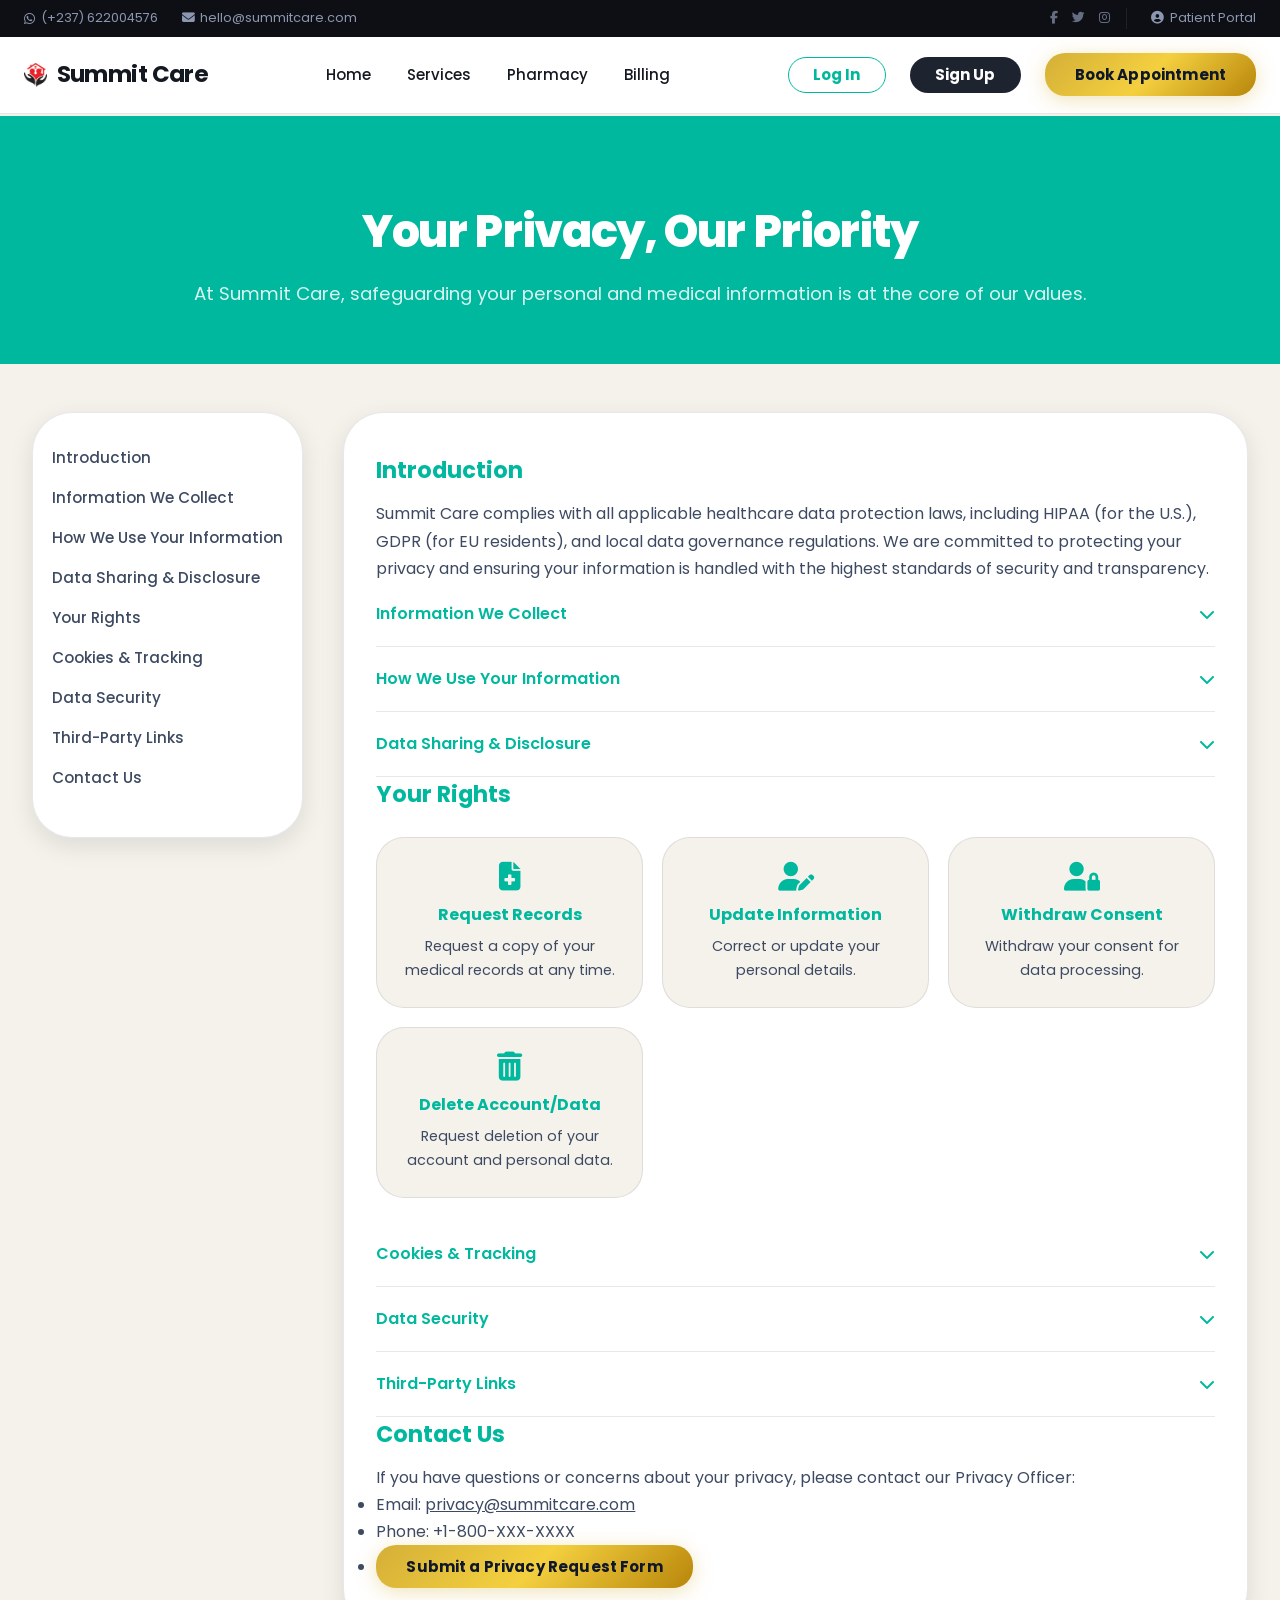
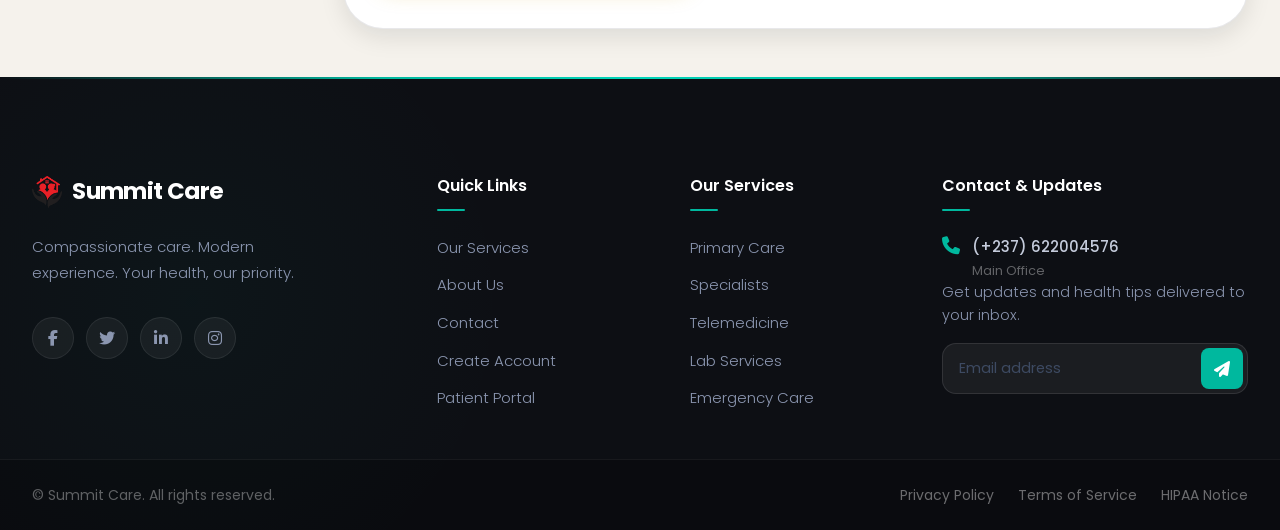
<file: privacy.html>
<!DOCTYPE html>
<html lang="en">
<head>
    <meta charset="utf-8" />
    <meta name="viewport" content="width=device-width, initial-scale=1" />
    <meta name="description" content="Read Summit Care's Privacy Policy to learn how we protect your personal and medical information.">
    <title>Privacy Policy | Summit Care</title>
    <link rel="preconnect" href="https://fonts.googleapis.com" />
    <link rel="preconnect" href="https://fonts.gstatic.com" crossorigin />
    <link href="https://fonts.googleapis.com/css2?family=Poppins:wght@300;400;500;600;700&display=swap" rel="stylesheet" />
    <link rel="stylesheet" href="https://cdnjs.cloudflare.com/ajax/libs/font-awesome/6.4.0/css/all.min.css" />
    <link rel="stylesheet" href="style.css" />
    <style>
        body {
            background: var(--color-bg-alt);
        }
        .privacy-hero {
            background: var(--color-primary);
            color: #fff;
            padding: 5rem 0 3.5rem 0;
            text-align: center;
        }
        .privacy-hero h1 {
            font-size: 2.8rem;
            font-weight: 800;
            margin-bottom: 0.7rem;
            letter-spacing: -0.03em;
        }
        .privacy-hero p {
            font-size: 1.15rem;
            font-weight: 400;
            opacity: 0.85;
        }
        .privacy-main {
            display: flex;
            gap: 2.5rem;
            margin: 3rem 0;
        }
        .privacy-sidebar {
            min-width: 220px;
            position: sticky;
            top: 100px;
            background: var(--color-bg);
            border-radius: var(--radius-2xl);
            box-shadow: var(--shadow-md);
            padding: 2rem 1.2rem;
            height: fit-content;
            border: 1px solid var(--color-border);
        }
        .privacy-sidebar ul {
            list-style: none;
            padding: 0;
            margin: 0;
        }
        .privacy-sidebar li {
            margin-bottom: 0.9rem;
        }
        .privacy-sidebar a {
            color: var(--color-text-muted);
            font-weight: 500;
            text-decoration: none;
            transition: color 0.2s;
            font-size: 0.95rem;
        }
        .privacy-sidebar a:hover {
            color: var(--color-primary);
        }
        .privacy-content {
            flex: 1;
            background: var(--color-bg);
            border-radius: var(--radius-2xl);
            box-shadow: var(--shadow-md);
            padding: 2.5rem 2rem;
            border: 1px solid var(--color-border);
        }
        .privacy-content h2 {
            font-size: 1.4rem;
            margin-top: 2.5rem;
            margin-bottom: 0.7rem;
            color: var(--color-primary);
        }
        .privacy-content h2:first-child { margin-top: 0; }
        .privacy-content p, .privacy-content ul {
            font-size: 1rem;
            color: var(--color-text-muted);
            line-height: 1.7;
        }
        .privacy-rights-cards {
            display: grid;
            grid-template-columns: repeat(auto-fit, minmax(200px, 1fr));
            gap: 1.2rem;
            margin: 1.5rem 0;
        }
        .privacy-right-card {
            background: var(--color-bg-alt);
            border: 1px solid var(--color-border);
            border-radius: var(--radius-xl);
            padding: 1.5rem 1rem;
            text-align: center;
            transition: all 0.3s ease;
        }
        .privacy-right-card:hover { transform: translateY(-4px); box-shadow: var(--shadow-md); }
        .privacy-right-card i {
            font-size: 1.8rem;
            color: var(--color-primary);
            margin-bottom: 0.7rem;
        }
        .privacy-right-card strong {
            display: block;
            font-size: 1rem;
            color: var(--color-primary);
            margin-bottom: 0.4rem;
        }
        .privacy-right-card p {
            font-size: 0.9rem;
            margin: 0;
        }
        .accordion-section {
            border-bottom: 1px solid var(--color-border);
        }
        .accordion-title {
            font-weight: 600;
            cursor: pointer;
            padding: 1.2rem 0;
            color: var(--color-primary);
            display: flex;
            align-items: center;
            justify-content: space-between;
            transition: color 0.2s;
        }
        .accordion-title:hover { color: var(--color-accent); }
        .accordion-content {
            display: none;
            padding-bottom: 1.2rem;
        }
        .accordion-section.active .accordion-content { display: block; }
        @media (max-width: 900px) {
            .privacy-main { flex-direction: column; }
            .privacy-sidebar { position: static; margin-bottom: 2rem; }
        }
    </style>
    <script>
        document.addEventListener('DOMContentLoaded', function () {
            document.querySelectorAll('.accordion-title').forEach(function (title) {
                title.addEventListener('click', function () {
                    var section = this.parentElement;
                    section.classList.toggle('active');
                });
            });
        });
    </script>
</head>
<body>
    <a class="skip-link" href="#main">Skip to main content</a>

    <!-- Global Navigation Component V2 -->
    <header class="site-header" id="site-header" role="banner">
        <!-- Top Bar -->
        <div class="header-top-bar">
            <div class="container top-bar-inner">
                <div class="top-bar-left">
                    <a href="https://wa.me/237622004576" target="_blank"><i class="fab fa-whatsapp"></i> (+237) 622004576</a>
                    <a href="mailto:hello@summitcare.com"><i class="fas fa-envelope"></i> hello@summitcare.com</a>
                </div>
                <div class="top-bar-right">
                    <div class="top-social-links">
                        <a href="https://facebook.com/summitcare" aria-label="Facebook"><i class="fab fa-facebook-f"></i></a>
                        <a href="https://twitter.com/summitcare" aria-label="Twitter"><i class="fab fa-twitter"></i></a>
                        <a href="https://instagram.com/summitcare" aria-label="Instagram"><i class="fab fa-instagram"></i></a>
                    </div>
                    <div class="top-auth-links">
                        <a href="login.html"><i class="fas fa-user-circle"></i> Patient Portal</a>
                    </div>
                </div>
            </div>
        </div>

        <!-- Main Navigation Bar -->
        <div class="header-main-bar">
            <div class="container main-bar-inner">
                <a class="logo" href="index.html" aria-label="Summit Care Home">
                    <img src="images/summit-care-logo.png" alt="Summit Care Logo" class="logo-img">
                    <span class="logo-text">Summit Care</span>
                </a>

                <nav id="site-nav" class="site-nav" role="navigation">
                    <ul class="nav-list">
                        <li class="nav-item-dropdown">
                            <a href="index.html" class="nav-link-dropdown">Home</a>
                            <ul class="dropdown-menu">
                                <li><a href="index.html#about">About Us</a></li>
                                <li><a href="index.html#services">Our Services</a></li>
                                <li><a href="index.html#testimonials">Patient Stories</a></li>
                                <li><a href="index.html#contact">Get in Touch</a></li>
                            </ul>
                        </li>
                        <li><a href="services.html">Services</a></li>
                        <li><a href="pharmacy.html">Pharmacy</a></li>
                        <li><a href="billing.html">Billing</a></li>
                                            <li class="mobile-only-btn"><a href="login.html">Log In</a></li>
                        <li class="mobile-only-btn"><a href="signup.html">Sign Up</a></li>
                        <li class="mobile-only-btn auth-book-btn"><a href="appointment.html">Book Appointment</a></li>
                    </ul>
                </nav>

                <div class="nav-actions">
                    <a class="btn header-btn-login" href="login.html" style="margin-right: 12px; font-weight: 600; font-family: var(--font-display); background: transparent; border: 1px solid var(--c-teal-500); color: var(--c-teal-500); padding: 0.6rem 1.5rem; border-radius: var(--radius-full);">Log In</a>
                    <a class="btn header-btn-signup" href="signup.html" style="margin-right: 12px; background: var(--c-charcoal); color: white; border-radius: var(--radius-full); padding: 0.6rem 1.5rem; font-weight: 600;">Sign Up</a>
                    <a class="btn btn-primary btn-pill" href="appointment.html">Book Appointment</a>
                    <button class="nav-toggle" aria-expanded="false" aria-controls="site-nav" aria-label="Toggle navigation">
                        <span class="bar" aria-hidden="true"></span>
                        <span class="bar" aria-hidden="true"></span>
                        <span class="bar" aria-hidden="true"></span>
                    </button>
                </div>
            </div>
        </div>
    </header>
    <section class="privacy-hero">
        <h1>Your Privacy, Our Priority</h1>
        <p>At Summit Care, safeguarding your personal and medical information is at the core of our values.</p>
    </section>
    <main id="main" class="privacy-main container">
        <nav class="privacy-sidebar">
            <ul>
                <li><a href="#introduction">Introduction</a></li>
                <li><a href="#information-we-collect">Information We Collect</a></li>
                <li><a href="#how-we-use-your-information">How We Use Your Information</a></li>
                <li><a href="#data-sharing-disclosure">Data Sharing & Disclosure</a></li>
                <li><a href="#your-rights">Your Rights</a></li>
                <li><a href="#cookies-tracking">Cookies & Tracking</a></li>
                <li><a href="#data-security">Data Security</a></li>
                <li><a href="#third-party-links">Third-Party Links</a></li>
                <li><a href="#contact-us">Contact Us</a></li>
                                    <li class="mobile-only-btn"><a href="login.html">Log In</a></li>
                        <li class="mobile-only-btn"><a href="signup.html">Sign Up</a></li>
                        <li class="mobile-only-btn auth-book-btn"><a href="appointment.html">Book Appointment</a></li>
                    </ul>
                </nav>
        <div class="privacy-content">
            <section id="introduction">
                <h2>Introduction</h2>
                <p>Summit Care complies with all applicable healthcare data protection laws, including HIPAA (for the U.S.), GDPR (for EU residents), and local data governance regulations. We are committed to protecting your privacy and ensuring your information is handled with the highest standards of security and transparency.</p>
            </section>
            <section id="information-we-collect" class="accordion-section">
                <div class="accordion-title">Information We Collect <i class="fas fa-chevron-down"></i></div>
                <div class="accordion-content">
                    <ul>
                        <li>Personal details (name, contact, date of birth)</li>
                        <li>Medical history & patient records</li>
                        <li>Insurance and billing information</li>
                        <li>Technical data (IP address, device type, browser)</li>
                    </ul>
                </div>
            </section>
            <section id="how-we-use-your-information" class="accordion-section">
                <div class="accordion-title">How We Use Your Information <i class="fas fa-chevron-down"></i></div>
                <div class="accordion-content">
                    <ul>
                        <li>Delivering healthcare services</li>
                        <li>Appointment scheduling & reminders</li>
                        <li>Billing & insurance processing</li>
                        <li>Improving patient care through analytics</li>
                        <li>Communicating important updates</li>
                    </ul>
                </div>
            </section>
            <section id="data-sharing-disclosure" class="accordion-section">
                <div class="accordion-title">Data Sharing & Disclosure <i class="fas fa-chevron-down"></i></div>
                <div class="accordion-content">
                    <ul>
                        <li>Shared only with authorized healthcare providers</li>
                        <li>Insurance partners (with your consent)</li>
                        <li>Legal obligations (e.g., court orders, regulatory requests)</li>
                        <li>Never sold to third parties</li>
                    </ul>
                </div>
            </section>
            <section id="your-rights">
                <h2>Your Rights</h2>
                <div class="privacy-rights-cards">
                    <div class="privacy-right-card">
                        <i class="fas fa-file-medical"></i>
                        <strong>Request Records</strong>
                        <p>Request a copy of your medical records at any time.</p>
                    </div>
                    <div class="privacy-right-card">
                        <i class="fas fa-user-edit"></i>
                        <strong>Update Information</strong>
                        <p>Correct or update your personal details.</p>
                    </div>
                    <div class="privacy-right-card">
                        <i class="fas fa-user-lock"></i>
                        <strong>Withdraw Consent</strong>
                        <p>Withdraw your consent for data processing.</p>
                    </div>
                    <div class="privacy-right-card">
                        <i class="fas fa-trash-alt"></i>
                        <strong>Delete Account/Data</strong>
                        <p>Request deletion of your account and personal data.</p>
                    </div>
                </div>
            </section>
            <section id="cookies-tracking" class="accordion-section">
                <div class="accordion-title">Cookies & Tracking <i class="fas fa-chevron-down"></i></div>
                <div class="accordion-content">
                    <p>We use cookies and similar technologies to enhance your experience, analyze usage, and support secure access to the patient portal. You can manage your cookie preferences at any time.</p>
                    <a href="#cookie-settings" class="btn btn-outline">Manage Cookie Preferences</a>
                </div>
            </section>
            <section id="data-security" class="accordion-section">
                <div class="accordion-title">Data Security <i class="fas fa-chevron-down"></i></div>
                <div class="accordion-content">
                    <ul>
                        <li>Encryption (in transit and at rest)</li>
                        <li>Strict access controls for staff</li>
                        <li>Regular security audits and compliance checks</li>
                        <li>Incident response protocols</li>
                    </ul>
                </div>
            </section>
            <section id="third-party-links" class="accordion-section">
                <div class="accordion-title">Third-Party Links <i class="fas fa-chevron-down"></i></div>
                <div class="accordion-content">
                    <p>Our privacy policy does not cover external sites. Please review their policies before sharing information.</p>
                    <ul>
                        <li><a href="https://www.who.int" target="_blank">World Health Organization (WHO)</a></li>
                        <li><a href="https://www.hhs.gov/hipaa/index.html" target="_blank">HIPAA Overview (HHS.gov)</a></li>
                        <li><a href="https://gdpr-info.eu" target="_blank">GDPR Regulation (EU)</a></li>
                    </ul>
                </div>
            </section>
            <section id="contact-us">
                <h2>Contact Us</h2>
                <p>If you have questions or concerns about your privacy, please contact our Privacy Officer:</p>
                <ul>
                    <li>Email: <a href="mailto:privacy@summitcare.com">privacy@summitcare.com</a></li>
                    <li>Phone: +1-800-XXX-XXXX</li>
                    <li><a href="#privacy-request-form" class="btn btn-primary">Submit a Privacy Request Form</a></li>
                </ul>
            </section>
        </div>
    </main>
    <!-- Footer V2 -->
    <footer class="site-footer" role="contentinfo">
        <div class="footer-main">
            <div class="container">
                <div class="footer-content">
                    <div class="footer-brand">
                        <a class="logo" href="index.html" aria-label="Summit Care Home">
                            <img src="images/summit-care-logo.png" alt="Summit Care Logo" class="logo-img">
                    <span class="logo-text">Summit Care</span>
                        </a>
                        <p class="brand-description">Compassionate care. Modern experience. Your health, our priority.</p>
                        <div class="social-links">
                            <a href="https://facebook.com/summitcare" aria-label="Facebook"><i class="fab fa-facebook-f"></i></a>
                            <a href="https://twitter.com/summitcare" aria-label="Twitter"><i class="fab fa-twitter"></i></a>
                            <a href="https://linkedin.com/company/summitcare" aria-label="LinkedIn"><i class="fab fa-linkedin-in"></i></a>
                            <a href="https://instagram.com/summitcare" aria-label="Instagram"><i class="fab fa-instagram"></i></a>
                        </div>
                    </div>
                    <div class="footer-section">
                        <h4 class="footer-title">Quick Links</h4>
                        <ul class="footer-links">
                            <li><a href="index.html#services">Our Services</a></li>
                            <li><a href="index.html#about">About Us</a></li>
                            <li><a href="index.html#contact">Contact</a></li>
                            <li><a href="signup.html">Create Account</a></li>
                            <li><a href="login.html">Patient Portal</a></li>
                        </ul>
                    </div>
                    <div class="footer-section">
                        <h4 class="footer-title">Our Services</h4>
                        <ul class="footer-links">
                            <li><a href="index.html#services">Primary Care</a></li>
                            <li><a href="index.html#services">Specialists</a></li>
                            <li><a href="index.html#services">Telemedicine</a></li>
                            <li><a href="index.html#services">Lab Services</a></li>
                            <li><a href="index.html#services">Emergency Care</a></li>
                        </ul>
                    </div>
                    <div class="footer-section newsletter-section">
                        <h4 class="footer-title">Contact & Updates</h4>
                        <div class="contact-info">
                            <div class="contact-item">
                                <i class="fas fa-phone contact-icon"></i>
                                <div>
                                    <a href="https://wa.me/237622004576" target="_blank">(+237) 622004576</a>
                                    <span class="contact-label">Main Office</span>
                                </div>
                            </div>
                        </div>
                        <p class="newsletter-description">Get updates and health tips delivered to your inbox.</p>
                        <form class="newsletter-form" id="newsletterForm">
                            <div class="newsletter-input-group">
                                <input type="email" placeholder="Email address" required aria-label="Email for newsletter">
                                <button type="submit" class="newsletter-btn" aria-label="Subscribe"><i class="fas fa-paper-plane"></i></button>
                            </div>
                        </form>
                    </div>
                </div>
            </div>
        </div>
        <div class="footer-bottom">
            <div class="container footer-bottom-content">
                <div class="copyright"><p>&copy; <span id="year"></span> Summit Care. All rights reserved.</p></div>
                <div class="footer-legal">
                    <a href="privacy.html">Privacy Policy</a>
                    <a href="terms.html">Terms of Service</a>
                    <a href="terms.html">HIPAA Notice</a>
                </div>
            </div>
        </div>
        <button class="back-to-top" id="backToTop" aria-label="Back to top"><i class="fas fa-chevron-up"></i></button>
    </footer>
    <noscript>Your browser does not support JavaScript or it is disabled. Some interactive features may not work.</noscript>
    <script defer src="nav.js"></script>
</body>
</html>
</file>
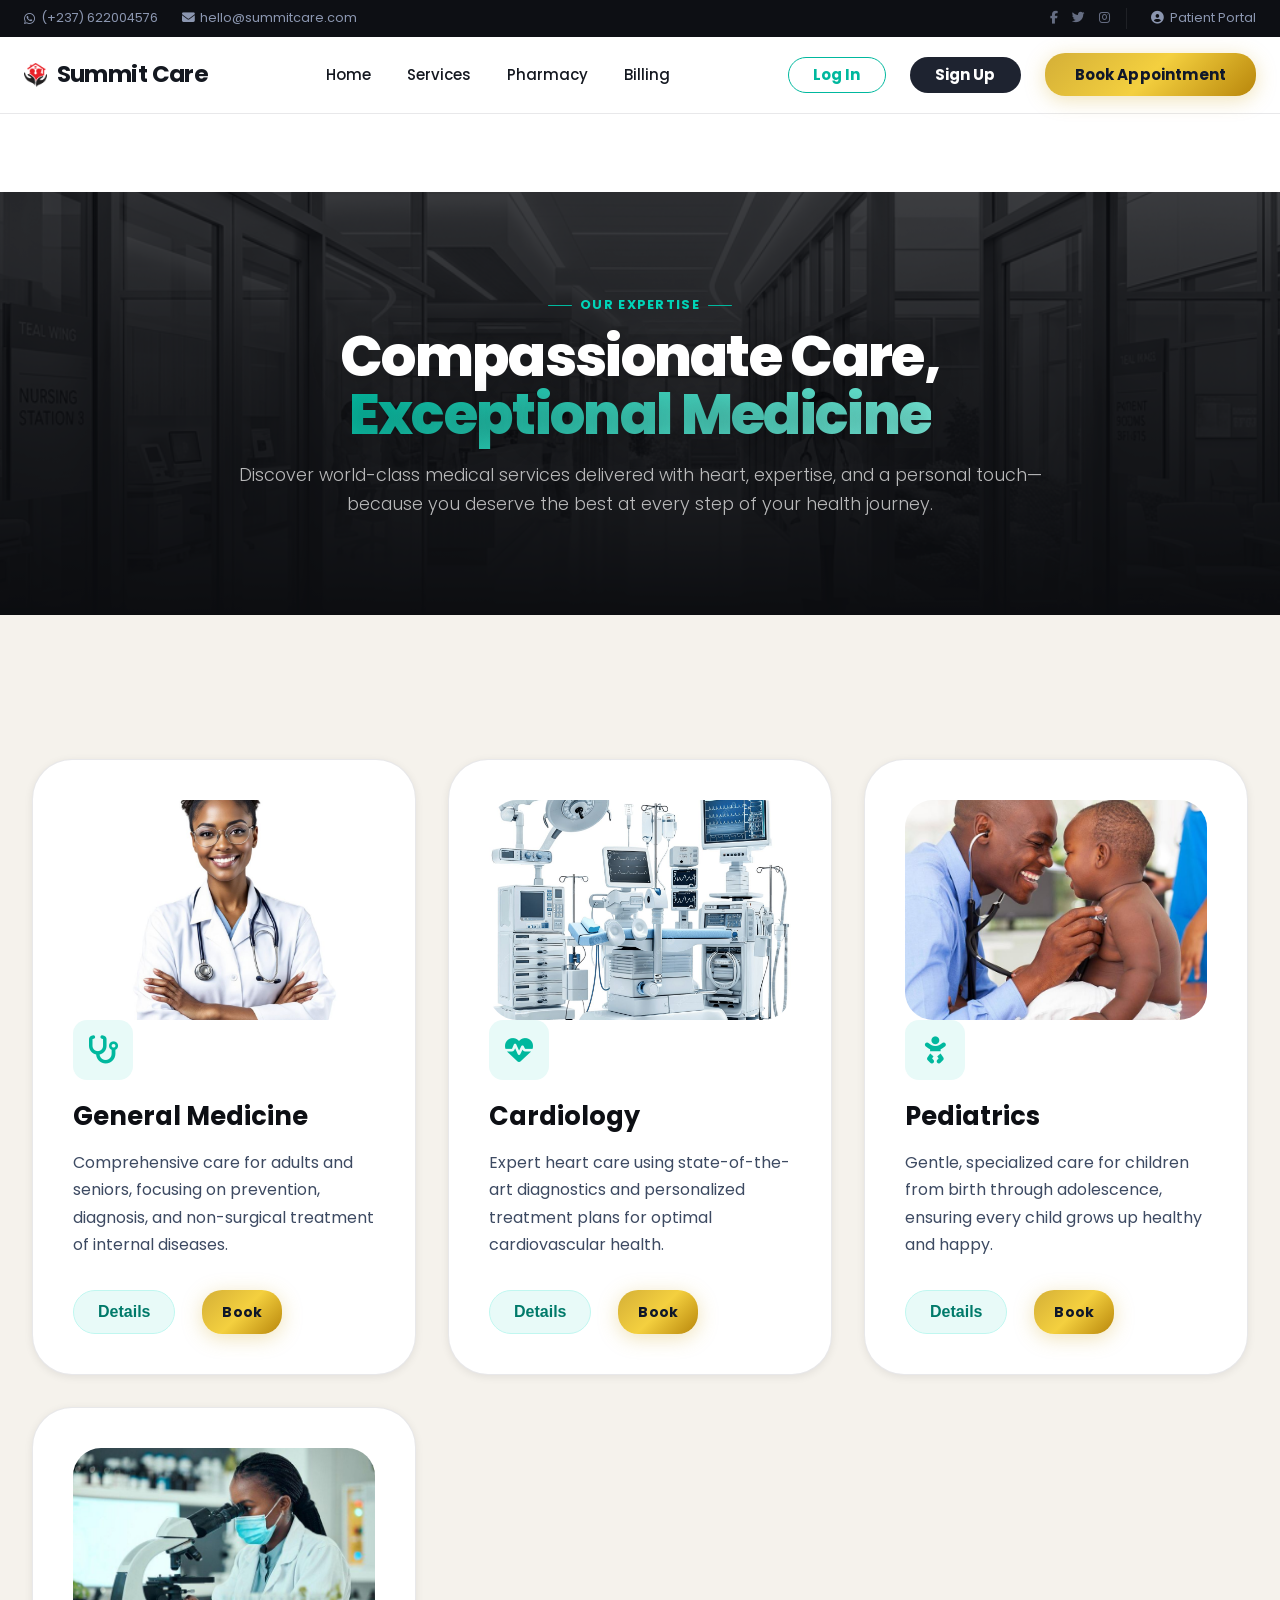
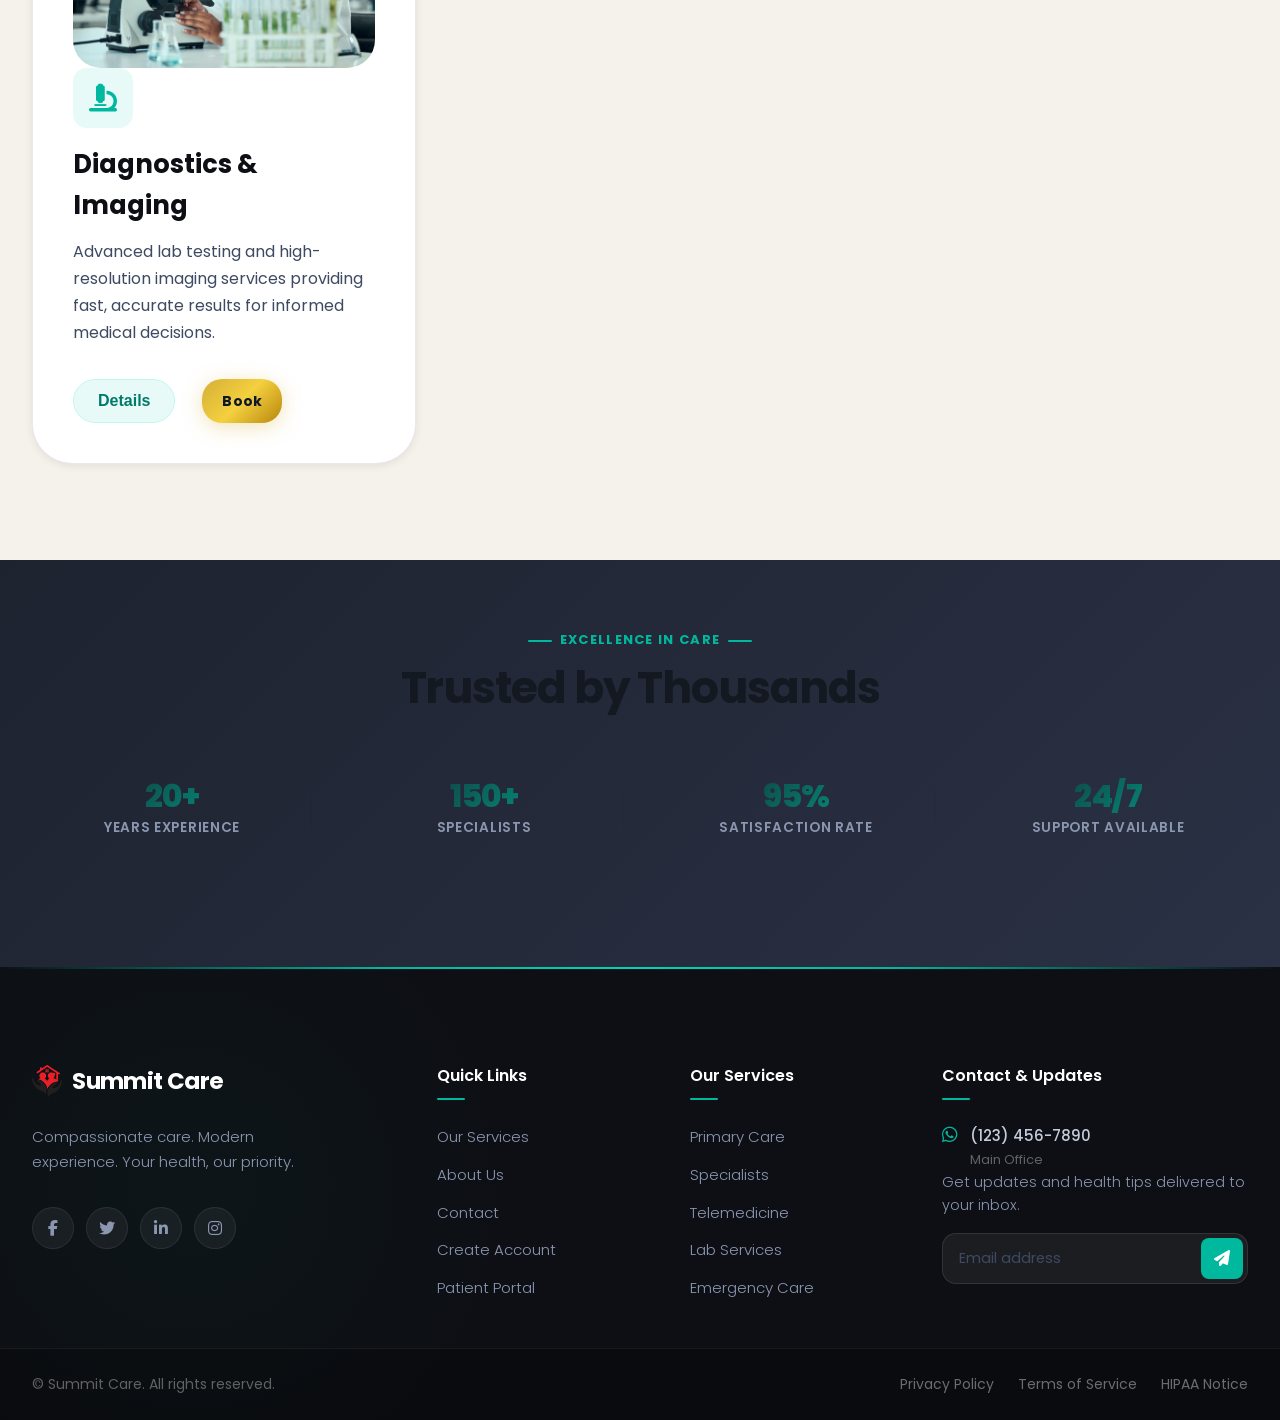
<file: services.html>
<!DOCTYPE html>
<html lang="en">

<head>
    <meta charset="utf-8" />
    <meta name="viewport" content="width=device-width, initial-scale=1" />
    <meta name="description" content="Summit Care Services - Explore our full catalog of medical specialties and treatments." />
    <title>Services | Summit Care</title>
    <link rel="preconnect" href="https://fonts.googleapis.com" />
    <link rel="preconnect" href="https://fonts.gstatic.com" crossorigin />
    <link href="https://fonts.googleapis.com/css2?family=Poppins:wght@300;400;500;600;700&display=swap" rel="stylesheet" />
    <link rel="stylesheet" href="https://cdnjs.cloudflare.com/ajax/libs/font-awesome/6.4.0/css/all.min.css" />
    <link rel="stylesheet" href="style.css" />
</head>

<body>
    <a class="skip-link" href="#main">Skip to main content</a>

    <!-- Global Navigation Component V2 -->
    <header class="site-header" id="site-header" role="banner">
        <!-- Top Bar -->
        <div class="header-top-bar">
            <div class="container top-bar-inner">
                <div class="top-bar-left">
                    <a href="https://wa.me/237622004576" target="_blank"><i class="fab fa-whatsapp"></i> (+237) 622004576</a>
                    <a href="mailto:hello@summitcare.com"><i class="fas fa-envelope"></i> hello@summitcare.com</a>
                </div>
                <div class="top-bar-right">
                    <div class="top-social-links">
                        <a href="https://facebook.com/summitcare" aria-label="Facebook"><i class="fab fa-facebook-f"></i></a>
                        <a href="https://twitter.com/summitcare" aria-label="Twitter"><i class="fab fa-twitter"></i></a>
                        <a href="https://instagram.com/summitcare" aria-label="Instagram"><i class="fab fa-instagram"></i></a>
                    </div>
                    <div class="top-auth-links">
                        <a href="login.html"><i class="fas fa-user-circle"></i> Patient Portal</a>
                    </div>
                </div>
            </div>
        </div>

        <!-- Main Navigation Bar -->
        <div class="header-main-bar">
            <div class="container main-bar-inner">
                <a class="logo" href="index.html" aria-label="Summit Care Home">
                    <img src="images/summit-care-logo.png" alt="Summit Care Logo" class="logo-img">
                    <span class="logo-text">Summit Care</span>
                </a>

                <nav id="site-nav" class="site-nav" role="navigation">
                    <ul class="nav-list">
                        <li class="nav-item-dropdown">
                            <a href="index.html" class="nav-link-dropdown">Home</a>
                            <ul class="dropdown-menu">
                                <li><a href="index.html#about">About Us</a></li>
                                <li><a href="index.html#services">Our Services</a></li>
                                <li><a href="index.html#testimonials">Patient Stories</a></li>
                                <li><a href="index.html#contact">Get in Touch</a></li>
                            </ul>
                        </li>
                        <li><a href="services.html">Services</a></li>
                        <li><a href="pharmacy.html">Pharmacy</a></li>
                        <li><a href="billing.html">Billing</a></li>
                                            <li class="mobile-only-btn"><a href="login.html">Log In</a></li>
                        <li class="mobile-only-btn"><a href="signup.html">Sign Up</a></li>
                        <li class="mobile-only-btn auth-book-btn"><a href="appointment.html">Book Appointment</a></li>
                    </ul>
                </nav>

                <div class="nav-actions">
                    <a class="btn header-btn-login" href="login.html" style="margin-right: 12px; font-weight: 600; font-family: var(--font-display); background: transparent; border: 1px solid var(--c-teal-500); color: var(--c-teal-500); padding: 0.6rem 1.5rem; border-radius: var(--radius-full);">Log In</a>
                    <a class="btn header-btn-signup" href="signup.html" style="margin-right: 12px; background: var(--c-charcoal); color: white; border-radius: var(--radius-full); padding: 0.6rem 1.5rem; font-weight: 600;">Sign Up</a>
                    <a class="btn btn-primary btn-pill" href="appointment.html">Book Appointment</a>
                    <button class="nav-toggle" aria-expanded="false" aria-controls="site-nav" aria-label="Toggle navigation">
                        <span class="bar" aria-hidden="true"></span>
                        <span class="bar" aria-hidden="true"></span>
                        <span class="bar" aria-hidden="true"></span>
                    </button>
                </div>
            </div>
        </div>
    </header>
    <main id="main" class="services-main">
        <!-- Interior Page Hero (Premium V3) -->
        <section class="interior-hero">
            <div class="interior-hero-bg" style="background-image:url('images/login-visual.png');">
                <div class="interior-hero-overlay"></div>
            </div>
            <div class="container interior-hero-content reveal-up">
                <span class="section-eyebrow" style="color: var(--c-teal-400);">Our Expertise</span>
                <h1 class="hero-title">Compassionate Care, <br><span class="text-gradient">Exceptional Medicine</span></h1>
                <p class="hero-subtitle">Discover world-class medical services delivered with heart, expertise, and a personal touch—because you deserve the best at every step of your health journey.</p>
            </div>
        </section>

        <!-- Core Services Grid (High-Fidelity) -->
        <section class="core-services">
            <div class="container">
                <div class="services-grid">
                    <!-- General Medicine -->
                    <div class="service-card reveal-up" data-reveal-delay="100">
                        <div class="service-image-container">
                            <img src="images/0ed625d083b9293a2e4832441059d0e8.jpg" alt="General Medicine" class="service-img" />
                        </div>
                        <div class="service-icon"><i class="fas fa-stethoscope"></i></div>
                        <h3>General Medicine</h3>
                        <p>Comprehensive care for adults and seniors, focusing on prevention, diagnosis, and non-surgical treatment of internal diseases.</p>
                        <div class="service-actions">
                            <button class="learn-more-btn" data-id="general-medicine">Details</button>
                            <a href="appointment.html?service=general-medicine" class="btn btn-primary btn-sm">Book</a>
                        </div>
                    </div>

                    <!-- Cardiology -->
                    <div class="service-card reveal-up" data-reveal-delay="200">
                        <div class="service-image-container">
                            <img src="images/56c6326956fc28e028e0fd37fbbd9c1b.jpg" alt="Cardiology" class="service-img" />
                        </div>
                        <div class="service-icon"><i class="fas fa-heartbeat"></i></div>
                        <h3>Cardiology</h3>
                        <p>Expert heart care using state-of-the-art diagnostics and personalized treatment plans for optimal cardiovascular health.</p>
                        <div class="service-actions">
                            <button class="learn-more-btn" data-id="cardiology">Details</button>
                            <a href="appointment.html?service=cardiology" class="btn btn-primary btn-sm">Book</a>
                        </div>
                    </div>

                    <!-- Pediatrics -->
                    <div class="service-card reveal-up" data-reveal-delay="300">
                        <div class="service-image-container">
                            <img src="images/06338c5618390aa8daa78da139a092a7.jpg" alt="Pediatrics" class="service-img" />
                        </div>
                        <div class="service-icon"><i class="fas fa-baby"></i></div>
                        <h3>Pediatrics</h3>
                        <p>Gentle, specialized care for children from birth through adolescence, ensuring every child grows up healthy and happy.</p>
                        <div class="service-actions">
                            <button class="learn-more-btn" data-id="pediatrics">Details</button>
                            <a href="appointment.html?service=pediatrics" class="btn btn-primary btn-sm">Book</a>
                        </div>
                    </div>

                    <!-- Diagnostics -->
                    <div class="service-card reveal-up" data-reveal-delay="400">
                        <div class="service-image-container">
                            <img src="images/3a0019f539c1f8162ee0cd42ad604376.jpg" alt="Diagnostics & Imaging" class="service-img" />
                        </div>
                        <div class="service-icon"><i class="fas fa-microscope"></i></div>
                        <h3>Diagnostics & Imaging</h3>
                        <p>Advanced lab testing and high-resolution imaging services providing fast, accurate results for informed medical decisions.</p>
                        <div class="service-actions">
                            <button class="learn-more-btn" data-id="diagnostics-imaging">Details</button>
                            <a href="appointment.html?service=diagnostics-imaging" class="btn btn-primary btn-sm">Book</a>
                        </div>
                    </div>
                </div>
            </div>
        </section>

        <!-- Trust Section -->
        <section class="trust-section section--alt">
            <div class="container">
                <div class="section-head reveal-up">
                    <span class="section-eyebrow">Excellence in Care</span>
                    <h2 class="section-title">Trusted by Thousands</h2>
                </div>
                <div class="stats-grid reveal-up stagger-2" style="margin-bottom: 4rem;">
                    <div class="stat-item">
                        <span class="stat-number">20+</span>
                        <span class="stat-label">Years Experience</span>
                    </div>
                    <div class="stat-item">
                        <span class="stat-number">150+</span>
                        <span class="stat-label">Specialists</span>
                    </div>
                    <div class="stat-item">
                        <span class="stat-number">95%</span>
                        <span class="stat-label">Satisfaction Rate</span>
                    </div>
                    <div class="stat-item">
                        <span class="stat-number">24/7</span>
                        <span class="stat-label">Support Available</span>
                    </div>
                </div>
            </div>
        </section>
    </main>
    <!-- Footer V2 -->
    <footer class="site-footer" role="contentinfo">
        <div class="footer-main">
            <div class="container">
                <div class="footer-content">
                    <!-- Brand Section -->
                    <div class="footer-brand">
                        <a class="logo" href="index.html" aria-label="Summit Care Home">
                            <img src="images/summit-care-logo.png" alt="Summit Care Logo" class="logo-img">
                    <span class="logo-text">Summit Care</span>
                        </a>
                        <p class="brand-description">Compassionate care. Modern experience. Your health, our priority.</p>
                        <div class="social-links">
                            <a href="https://facebook.com/summitcare" aria-label="Facebook"><i class="fab fa-facebook-f"></i></a>
                            <a href="https://twitter.com/summitcare" aria-label="Twitter"><i class="fab fa-twitter"></i></a>
                            <a href="https://linkedin.com/company/summitcare" aria-label="LinkedIn"><i class="fab fa-linkedin-in"></i></a>
                            <a href="https://instagram.com/summitcare" aria-label="Instagram"><i class="fab fa-instagram"></i></a>
                        </div>
                    </div>

                    <!-- Quick Links -->
                    <div class="footer-section">
                        <h4 class="footer-title">Quick Links</h4>
                        <ul class="footer-links">
                            <li><a href="index.html#services">Our Services</a></li>
                            <li><a href="index.html#about">About Us</a></li>
                            <li><a href="index.html#contact">Contact</a></li>
                            <li><a href="signup.html">Create Account</a></li>
                            <li><a href="login.html">Patient Portal</a></li>
                        </ul>
                    </div>

                    <!-- Services -->
                    <div class="footer-section">
                        <h4 class="footer-title">Our Services</h4>
                        <ul class="footer-links">
                            <li><a href="index.html#services">Primary Care</a></li>
                            <li><a href="index.html#services">Specialists</a></li>
                            <li><a href="index.html#services">Telemedicine</a></li>
                            <li><a href="index.html#services">Lab Services</a></li>
                            <li><a href="index.html#services">Emergency Care</a></li>
                        </ul>
                    </div>

                    <!-- Contact & Newsletter -->
                    <div class="footer-section newsletter-section">
                        <h4 class="footer-title">Contact & Updates</h4>
                        <div class="contact-info">
                            <div class="contact-item">
                                <i class="fab fa-whatsapp contact-icon"></i>
                                <div>
                                    <a href="https://wa.me/237622004576" target="_blank">(123) 456-7890</a>
                                    <span class="contact-label">Main Office</span>
                                </div>
                            </div>
                        </div>
                        <p class="newsletter-description">Get updates and health tips delivered to your inbox.</p>
                        <form class="newsletter-form" id="newsletterForm">
                            <div class="newsletter-input-group">
                                <input type="email" placeholder="Email address" required aria-label="Email for newsletter">
                                <button type="submit" class="newsletter-btn" aria-label="Subscribe">
                                    <i class="fas fa-paper-plane"></i>
                                </button>
                            </div>
                        </form>
                    </div>
                </div>
            </div>
        </div>

        <!-- Footer Bottom -->
        <div class="footer-bottom">
            <div class="container footer-bottom-content">
                <div class="copyright">
                    <p>&copy; <span id="year"></span> Summit Care. All rights reserved.</p>
                </div>
                <div class="footer-legal">
                    <a href="privacy.html">Privacy Policy</a>
                    <a href="terms.html">Terms of Service</a>
                    <a href="terms.html">HIPAA Notice</a>
                </div>
            </div>
        </div>

        <!-- Back to Top Button -->
        <button class="back-to-top" id="backToTop" aria-label="Back to top">
            <i class="fas fa-chevron-up"></i>
        </button>
    </footer>
    <noscript>Your browser does not support JavaScript or it is disabled. Some interactive features may not
        work.</noscript>
    <script defer src="nav.js"></script>
    <script type="module" src="services.js"></script>
</body>

</html>
</file>
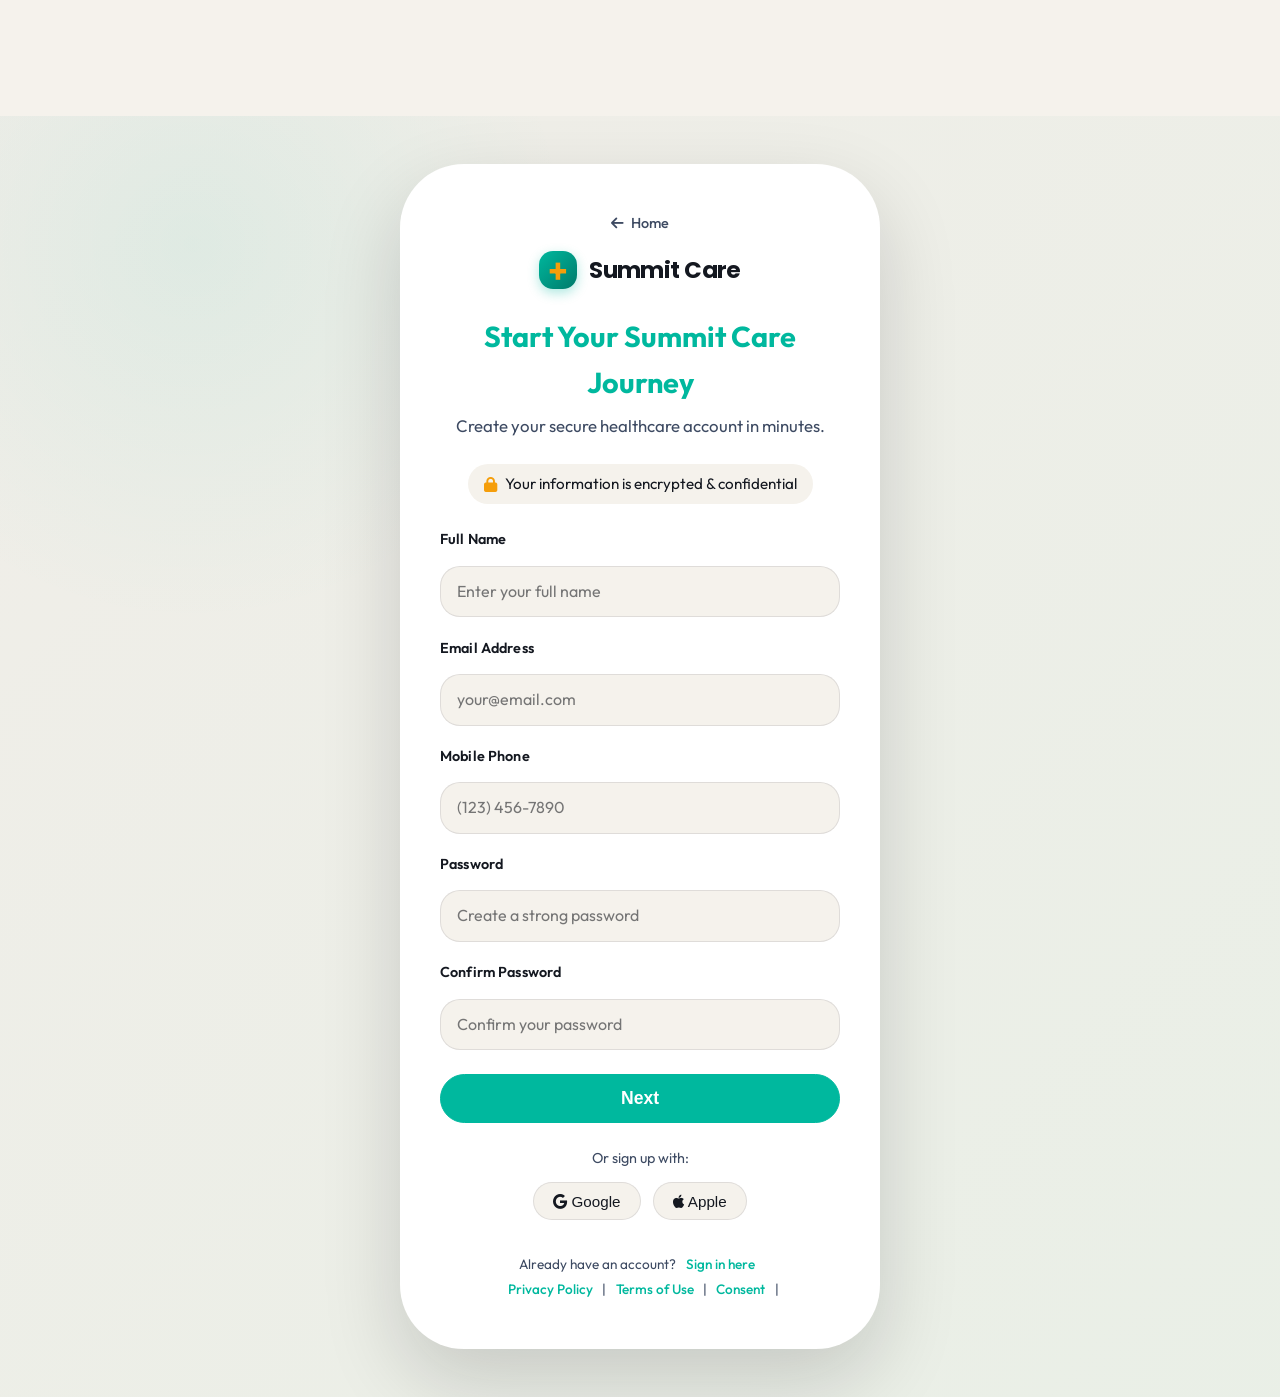
<file: signup.html>
<!DOCTYPE html>
<html lang="en">

<head>
    <meta charset="utf-8" />
    <meta name="viewport" content="width=device-width, initial-scale=1" />
    <meta name="description" content="Sign up for Summit Care - Create your healthcare portal account securely." />
    <title>Sign Up | Summit Care</title>
    <link rel="preconnect" href="https://fonts.googleapis.com" />
    <link rel="preconnect" href="https://fonts.gstatic.com" crossorigin />
    <link href="https://fonts.googleapis.com/css2?family=Outfit:wght@300;400;500;600;700&display=swap"
        rel="stylesheet" />
    <link rel="stylesheet" href="https://cdnjs.cloudflare.com/ajax/libs/font-awesome/6.4.0/css/all.min.css" />
    <link rel="stylesheet" href="style.css" />
    <style>
        body {
            min-height: 100vh;
            margin: 0;
            font-family: 'Outfit', sans-serif;
            background: var(--color-bg-alt);
            display: flex;
            align-items: center;
            justify-content: center;
        }

        .signup-main {
            width: 100%;
            min-height: 100vh;
            display: flex;
            align-items: center;
            justify-content: center;
            background: linear-gradient(135deg, rgba(15,23,42,0.02) 0%, rgba(16,185,129,0.05) 100%);
        }

        .signup-card {
            background: var(--color-bg);
            border-radius: var(--radius-3xl);
            box-shadow: var(--shadow-xl);
            padding: 3rem 2.5rem;
            max-width: 480px;
            width: 100%;
            position: relative;
            z-index: 2;
            display: flex;
            flex-direction: column;
            align-items: center;
        }

        .signup-brand {
            display: flex;
            align-items: center;
            justify-content: center;
            gap: 0.75rem;
            font-size: 2rem;
            font-weight: 700;
            color: var(--color-primary);
            margin-bottom: 1.5rem;
            width: 100%;
        }

        .signup-brand .logo-mark {
            color: var(--color-accent);
            font-size: 2.2rem;
        }

        .signup-card h1 {
            font-size: 1.8rem;
            font-weight: 700;
            color: var(--color-primary);
            margin-bottom: 0.5rem;
            text-align: center;
        }

        .signup-card p {
            color: var(--color-text-muted);
            font-size: 1.05rem;
            margin-bottom: 1.5rem;
            text-align: center;
        }

        .signup-trust {
            display: flex;
            align-items: center;
            gap: 0.5rem;
            font-size: 0.95rem;
            color: var(--color-text);
            margin-bottom: 1.5rem;
            background: var(--color-bg-alt);
            padding: 0.5rem 1rem;
            border-radius: var(--radius-full);
        }

        .signup-trust i {
            color: var(--color-accent);
        }

        .signup-progress {
            display: flex;
            justify-content: space-between;
            margin-bottom: 2rem;
            width: 100%;
        }

        .signup-step {
            flex: 1;
            text-align: center;
            position: relative;
        }

        .signup-step .step-icon {
            font-size: 1.2rem;
            color: var(--color-text-muted);
            background: var(--color-bg-alt);
            border-radius: 50%;
            padding: 0.5rem;
            margin-bottom: 0.5rem;
            border: 2px solid transparent;
            transition: all 0.3s ease;
        }

        .signup-step.active .step-icon {
            color: white;
            background: var(--color-primary);
            border-color: var(--color-primary);
            box-shadow: var(--shadow-sm);
        }

        .signup-step .step-label {
            font-size: 0.85rem;
            color: var(--color-text-muted);
            font-weight: 500;
            transition: color 0.3s ease;
        }

        .signup-step.active .step-label {
            color: var(--color-primary);
            font-weight: 600;
        }

        .signup-form {
            width: 100%;
        }

        .signup-form .form-field {
            margin-bottom: 1.2rem;
        }

        .signup-form label {
            font-weight: 600;
            color: var(--color-text);
            margin-bottom: 0.4rem;
            display: block;
            font-size: 0.9rem;
        }

        .signup-form input,
        .signup-form select {
            width: 100%;
            padding: 0.75rem 1rem;
            border-radius: var(--radius-lg);
            border: 1px solid var(--color-border);
            font-size: 1rem;
            font-family: inherit;
            transition: all 0.3s ease;
            background: var(--color-bg-alt);
        }

        .signup-form input:focus,
        .signup-form select:focus {
            outline: none;
            border-color: var(--color-primary);
            box-shadow: 0 0 0 3px rgba(15,23,42,0.1);
        }

        .step-actions {
            display: flex;
            justify-content: space-between;
            gap: 1rem;
            margin-top: 1.5rem;
        }

        .signup-btn {
            width: 100%;
            background: var(--color-bg-alt);
            color: var(--color-text-muted);
            font-weight: 600;
            font-size: 1.1rem;
            border: 1px solid var(--color-border);
            border-radius: var(--radius-full);
            padding: 0.8rem 0;
            cursor: not-allowed;
            transition: all 0.3s ease;
        }

        .signup-btn.enabled {
            cursor: pointer;
            border-color: var(--color-primary);
            color: var(--color-primary);
        }
        
        button[type="submit"].signup-btn.enabled,
        .next-step.enabled {
           background: var(--color-primary);
           color: white;
        }

        .signup-btn:hover.enabled {
            transform: translateY(-2px);
            box-shadow: var(--shadow-md);
        }

        button[type="submit"].signup-btn:hover.enabled,
        .next-step:hover.enabled {
           background: var(--color-primary-hover);
        }

        .signup-footer {
            margin-top: 2rem;
            text-align: center;
            font-size: 0.85rem;
            color: var(--color-text-muted);
            line-height: 1.8;
        }

        .signup-footer a {
            color: var(--color-primary);
            text-decoration: none;
            font-weight: 500;
            margin: 0 0.4rem;
        }

        .signup-footer a:hover {
            text-decoration: underline;
        }

        .home-link {
            display: inline-flex;
            align-items: center;
            gap: 0.4rem;
            font-size: 0.9rem;
            color: var(--color-text-muted);
            text-decoration: none;
            font-weight: 500;
            margin-bottom: 1rem;
            transition: color 0.3s;
        }

        .home-link:hover {
            color: var(--color-primary);
        }

        .social-signup {
            margin-top: 1.5rem;
            text-align: center;
            color: var(--color-text-muted);
            font-size: 0.9rem;
        }

        .social-signup span {
            display: block;
            margin-bottom: 0.75rem;
        }

        .social-btn {
            background: var(--color-bg-alt);
            color: var(--color-text);
            border: 1px solid var(--color-border);
            border-radius: var(--radius-full);
            padding: 0.6rem 1.2rem;
            margin: 0 0.3rem;
            font-size: 0.95rem;
            font-weight: 500;
            cursor: pointer;
            transition: all 0.3s ease;
        }

        .social-btn:hover {
            background: var(--color-bg);
            border-color: var(--color-primary);
            color: var(--color-primary);
        }

        .consent-options {
            display: flex;
            flex-direction: column;
            gap: 0.7rem;
            margin-bottom: 1.5rem;
        }

        .consent-checkbox {
            display: flex;
            align-items: center;
            gap: 0.7rem;
            background: var(--color-bg-alt);
            border-radius: var(--radius-lg);
            padding: 0.75rem 1rem;
            border: 1px solid var(--color-border);
            font-size: 0.9rem;
            color: var(--color-text);
        }

        .consent-checkbox input[type="checkbox"] {
            accent-color: var(--color-accent);
            width: 1.2rem;
            height: 1.2rem;
        }

        .mark-all-btn {
            background: var(--color-bg-alt);
            color: var(--color-primary);
            border: 1px solid var(--color-border);
            border-radius: var(--radius-full);
            padding: 0.5rem 1.2rem;
            font-size: 0.95rem;
            font-weight: 600;
            cursor: pointer;
            margin-bottom: 0.7rem;
            transition: all 0.3s ease;
        }

        .mark-all-btn:hover {
            background: var(--color-primary);
            color: white;
            border-color: var(--color-primary);
        }

        @media (max-width: 900px) {
            .signup-main {
                padding: 2rem 1rem;
            }
            .signup-card {
                padding: 2rem 1.5rem;
            }
        }
    </style>
    <script defer src="signup.js"></script>
</head>

<body>
    <div class="signup-main">
        <div class="signup-card">
            <a href="index.html" class="home-link" aria-label="Back to Home">
                <i class="fas fa-arrow-left"></i> Home
            </a>
            <div class="signup-brand">
                <span class="logo-mark" aria-hidden="true">+</span>
                <span class="logo-text">Summit Care</span>
            </div>
            <h1>Start Your Summit Care Journey</h1>
            <p>Create your secure healthcare account in minutes.</p>
            <div class="signup-trust">
                <i class="fas fa-lock"></i>
                <span>Your information is encrypted & confidential</span>
            </div>
            <form class="signup-form" id="signupForm" novalidate>
                <div class="form-step active" data-step="1">
                    <div class="form-field">
                        <label for="fullName">Full Name</label>
                        <input id="fullName" name="fullName" type="text" autocomplete="name" placeholder="Enter your full name" required />
                    </div>
                    <div class="form-field">
                        <label for="email">Email Address</label>
                        <input id="email" name="email" type="email" autocomplete="email" placeholder="your@email.com" required />
                    </div>
                    <div class="form-field">
                        <label for="phone">Mobile Phone</label>
                        <input id="phone" name="phone" type="tel" autocomplete="tel" placeholder="(123) 456-7890" required />
                    </div>
                    <div class="form-field">
                        <label for="password">Password</label>
                        <input id="password" name="password" type="password" autocomplete="new-password" placeholder="Create a strong password" required />
                    </div>
                    <div class="form-field">
                        <label for="confirmPassword">Confirm Password</label>
                        <input id="confirmPassword" name="confirmPassword" type="password" autocomplete="new-password" placeholder="Confirm your password" required />
                    </div>
                    <div class="step-actions">
                        <button type="button" class="signup-btn next-step" data-next="2">Next</button>
                    </div>
                </div>
                <div class="form-step" data-step="2">
                    <div class="form-field">
                        <label for="dateOfBirth">Date of Birth</label>
                        <input id="dateOfBirth" name="dateOfBirth" type="date" required />
                    </div>
                    <div class="form-field">
                        <label for="gender">Gender</label>
                        <select id="gender" name="gender" required>
                            <option value="">Select gender</option>
                            <option value="male">Male</option>
                            <option value="female">Female</option>
                            <option value="other">Other</option>
                        </select>
                    </div>
                    <div class="form-field">
                        <label for="address">Address</label>
                        <input id="address" name="address" type="text" autocomplete="street-address" placeholder="Enter your address" required />
                    </div>
                    <div class="step-actions">
                        <button type="button" class="signup-btn prev-step" data-prev="1">Previous</button>
                        <button type="button" class="signup-btn next-step" data-next="3">Next</button>
                    </div>
                </div>
                <div class="form-step" data-step="3">
                    <div class="form-field">
                        <label for="bloodGroup">Blood Group</label>
                        <select id="bloodGroup" name="bloodGroup">
                            <option value="">Select blood group</option>
                            <option value="A+">A+</option>
                            <option value="A-">A-</option>
                            <option value="B+">B+</option>
                            <option value="B-">B-</option>
                            <option value="AB+">AB+</option>
                            <option value="AB-">AB-</option>
                            <option value="O+">O+</option>
                            <option value="O-">O-</option>
                        </select>
                    </div>
                    <div class="form-field">
                        <label for="allergies">Allergies <span style="font-weight:400;color:#888;font-size:0.95em;">(optional)</span></label>
                        <input id="allergies" name="allergies" type="text" placeholder="List any allergies" />
                    </div>
                    <div class="form-field">
                        <label for="insuranceId">Insurance / Patient ID <span style="font-weight:400;color:#888;font-size:0.95em;">(optional)</span></label>
                        <input id="insuranceId" name="insuranceId" type="text" placeholder="Enter insurance or patient ID" />
                    </div>
                    <div class="step-actions">
                        <button type="button" class="signup-btn prev-step" data-prev="2">Previous</button>
                        <button type="button" class="signup-btn next-step" data-next="4">Next</button>
                    </div>
                </div>
                <div class="form-step" data-step="4">
                    <div class="consent-options">
                        <button type="button" class="mark-all-btn" id="markAllBtn">Mark All</button>
                        <label class="consent-checkbox"><input type="checkbox" name="consent_privacy" required /> I agree to the <a href="privacy.html" target="_blank">Privacy Policy</a></label>
                        <label class="consent-checkbox"><input type="checkbox" name="consent_terms" required /> I agree to the <a href="terms.html" target="_blank">Terms & Conditions</a></label>
                        <label class="consent-checkbox"><input type="checkbox" name="consent_general" required /> I consent to receive care as described in the <a href="consent.html" target="_blank">Consent to Treat</a></label>
                    </div>
                    <div class="step-actions">
                        <button type="button" class="signup-btn prev-step" data-prev="3">Previous</button>
                        <button type="submit" class="signup-btn">Sign Up</button>
                    </div>
                </div>
            </form>
            <div class="social-signup">
                <span>Or sign up with:</span>
                <button type="button" class="social-btn google"><i class="fab fa-google"></i> Google</button>
                <button type="button" class="social-btn apple"><i class="fab fa-apple"></i> Apple</button>
            </div>
            <div class="signup-footer">
                <span>Already have an account? <a href="login.html">Sign in here</a></span><br>
                <a href="privacy.html">Privacy Policy</a> |
                <a href="terms.html">Terms of Use</a> |
                <a href="consent.html">Consent</a> |

            </div>
        </div>
    </div>
</body>

</html>
</file>
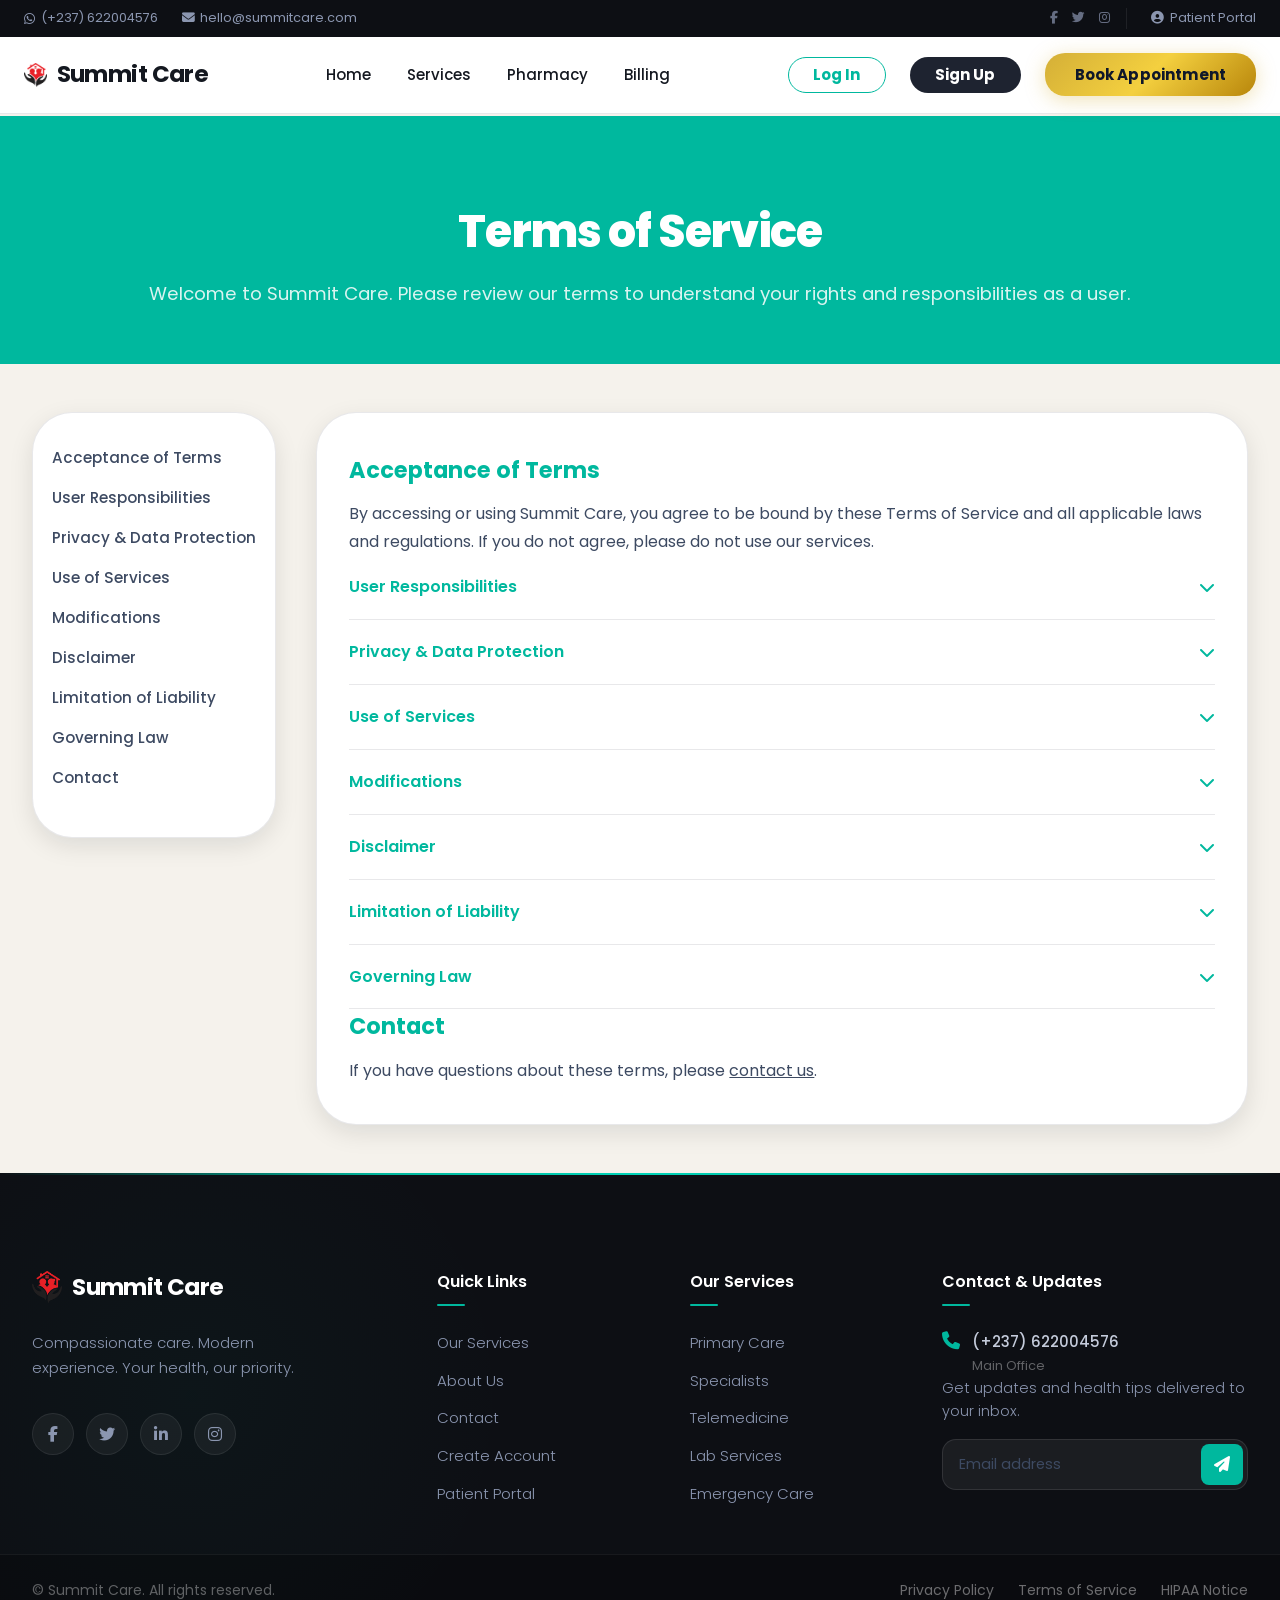
<file: terms.html>
<!DOCTYPE html>
<html lang="en">
<head>
    <meta charset="utf-8" />
    <meta name="viewport" content="width=device-width, initial-scale=1" />
    <meta name="description" content="Read Summit Care's Terms of Service to understand your rights and responsibilities.">
    <title>Terms of Service | Summit Care</title>
    <link rel="preconnect" href="https://fonts.googleapis.com" />
    <link rel="preconnect" href="https://fonts.gstatic.com" crossorigin />
    <link href="https://fonts.googleapis.com/css2?family=Poppins:wght@300;400;500;600;700&display=swap" rel="stylesheet" />
    <link rel="stylesheet" href="https://cdnjs.cloudflare.com/ajax/libs/font-awesome/6.4.0/css/all.min.css" />
    <link rel="stylesheet" href="style.css" />
    <style>
        body { background: var(--color-bg-alt); }
        .terms-hero {
            background: var(--color-primary);
            color: #fff;
            padding: 5rem 0 3.5rem 0;
            text-align: center;
        }
        .terms-hero h1 {
            font-size: 2.8rem;
            font-weight: 800;
            margin-bottom: 0.7rem;
            letter-spacing: -0.03em;
        }
        .terms-hero p {
            font-size: 1.15rem;
            font-weight: 400;
            opacity: 0.85;
        }
        .terms-main {
            display: flex;
            gap: 2.5rem;
            margin: 3rem 0;
        }
        .terms-sidebar {
            min-width: 220px;
            position: sticky;
            top: 100px;
            background: var(--color-bg);
            border-radius: var(--radius-2xl);
            box-shadow: var(--shadow-md);
            padding: 2rem 1.2rem;
            height: fit-content;
            border: 1px solid var(--color-border);
        }
        .terms-sidebar ul { list-style: none; padding: 0; margin: 0; }
        .terms-sidebar li { margin-bottom: 0.9rem; }
        .terms-sidebar a {
            color: var(--color-text-muted);
            font-weight: 500;
            text-decoration: none;
            transition: color 0.2s;
            font-size: 0.95rem;
        }
        .terms-sidebar a:hover { color: var(--color-primary); }
        .terms-content {
            flex: 1;
            background: var(--color-bg);
            border-radius: var(--radius-2xl);
            box-shadow: var(--shadow-md);
            padding: 2.5rem 2rem;
            border: 1px solid var(--color-border);
        }
        .terms-content h2 {
            font-size: 1.4rem;
            margin-top: 2.5rem;
            margin-bottom: 0.7rem;
            color: var(--color-primary);
        }
        .terms-content h2:first-child { margin-top: 0; }
        .terms-content p, .terms-content ul {
            font-size: 1rem;
            color: var(--color-text-muted);
            line-height: 1.7;
        }
        .accordion-section { border-bottom: 1px solid var(--color-border); }
        .accordion-title {
            font-weight: 600;
            cursor: pointer;
            padding: 1.2rem 0;
            color: var(--color-primary);
            display: flex;
            align-items: center;
            justify-content: space-between;
            transition: color 0.2s;
        }
        .accordion-title:hover { color: var(--color-accent); }
        .accordion-content { display: none; padding-bottom: 1.2rem; }
        .accordion-section.active .accordion-content { display: block; }
        @media (max-width: 900px) {
            .terms-main { flex-direction: column; }
            .terms-sidebar { position: static; margin-bottom: 2rem; }
        }
    </style>
    <script>
        document.addEventListener('DOMContentLoaded', function () {
            document.querySelectorAll('.accordion-title').forEach(function (title) {
                title.addEventListener('click', function () {
                    var section = this.parentElement;
                    section.classList.toggle('active');
                });
            });
        });
    </script>
</head>
<body>
    <a class="skip-link" href="#main">Skip to main content</a>

    <!-- Global Navigation Component V2 -->
    <header class="site-header" id="site-header" role="banner">
        <div class="header-top-bar">
            <div class="container top-bar-inner">
                <div class="top-bar-left">
                    <a href="https://wa.me/237622004576" target="_blank"><i class="fab fa-whatsapp"></i> (+237) 622004576</a>
                    <a href="mailto:hello@summitcare.com"><i class="fas fa-envelope"></i> hello@summitcare.com</a>
                </div>
                <div class="top-bar-right">
                    <div class="top-social-links">
                        <a href="https://facebook.com/summitcare" aria-label="Facebook"><i class="fab fa-facebook-f"></i></a>
                        <a href="https://twitter.com/summitcare" aria-label="Twitter"><i class="fab fa-twitter"></i></a>
                        <a href="https://instagram.com/summitcare" aria-label="Instagram"><i class="fab fa-instagram"></i></a>
                    </div>
                    <div class="top-auth-links">
                        <a href="login.html"><i class="fas fa-user-circle"></i> Patient Portal</a>
                    </div>
                </div>
            </div>
        </div>
        <div class="header-main-bar">
            <div class="container main-bar-inner">
                <a class="logo" href="index.html" aria-label="Summit Care Home">
                    <img src="images/summit-care-logo.png" alt="Summit Care Logo" class="logo-img">
                    <span class="logo-text">Summit Care</span>
                </a>
                <nav id="site-nav" class="site-nav" role="navigation">
                    <ul class="nav-list">
                        <li class="nav-item-dropdown">
                            <a href="index.html" class="nav-link-dropdown">Home</a>
                            <ul class="dropdown-menu">
                                <li><a href="index.html#about">About Us</a></li>
                                <li><a href="index.html#services">Our Services</a></li>
                                <li><a href="index.html#testimonials">Patient Stories</a></li>
                                <li><a href="index.html#contact">Get in Touch</a></li>
                            </ul>
                        </li>
                        <li><a href="services.html">Services</a></li>
                        <li><a href="pharmacy.html">Pharmacy</a></li>
                        <li><a href="billing.html">Billing</a></li>
                                            <li class="mobile-only-btn"><a href="login.html">Log In</a></li>
                        <li class="mobile-only-btn"><a href="signup.html">Sign Up</a></li>
                        <li class="mobile-only-btn auth-book-btn"><a href="appointment.html">Book Appointment</a></li>
                    </ul>
                </nav>
                <div class="nav-actions">
                    <a class="btn header-btn-login" href="login.html" style="margin-right: 12px; font-weight: 600; font-family: var(--font-display); background: transparent; border: 1px solid var(--c-teal-500); color: var(--c-teal-500); padding: 0.6rem 1.5rem; border-radius: var(--radius-full);">Log In</a>
                    <a class="btn header-btn-signup" href="signup.html" style="margin-right: 12px; background: var(--c-charcoal); color: white; border-radius: var(--radius-full); padding: 0.6rem 1.5rem; font-weight: 600;">Sign Up</a>
                    <a class="btn btn-primary btn-pill" href="appointment.html">Book Appointment</a>
                    <button class="nav-toggle" aria-expanded="false" aria-controls="site-nav" aria-label="Toggle navigation">
                        <span class="bar" aria-hidden="true"></span>
                        <span class="bar" aria-hidden="true"></span>
                        <span class="bar" aria-hidden="true"></span>
                    </button>
                </div>
            </div>
        </div>
    </header>
    <section class="terms-hero">
        <h1>Terms of Service</h1>
        <p>Welcome to Summit Care. Please review our terms to understand your rights and responsibilities as a user.</p>
    </section>
    <main id="main" class="terms-main container">
        <nav class="terms-sidebar">
            <ul>
                <li><a href="#acceptance">Acceptance of Terms</a></li>
                <li><a href="#user-responsibilities">User Responsibilities</a></li>
                <li><a href="#privacy">Privacy & Data Protection</a></li>
                <li><a href="#use-of-services">Use of Services</a></li>
                <li><a href="#modifications">Modifications</a></li>
                <li><a href="#disclaimer">Disclaimer</a></li>
                <li><a href="#limitation">Limitation of Liability</a></li>
                <li><a href="#governing-law">Governing Law</a></li>
                <li><a href="#contact">Contact</a></li>
                                    <li class="mobile-only-btn"><a href="login.html">Log In</a></li>
                        <li class="mobile-only-btn"><a href="signup.html">Sign Up</a></li>
                        <li class="mobile-only-btn auth-book-btn"><a href="appointment.html">Book Appointment</a></li>
                    </ul>
                </nav>
        <div class="terms-content">
            <section id="acceptance">
                <h2>Acceptance of Terms</h2>
                <p>By accessing or using Summit Care, you agree to be bound by these Terms of Service and all applicable laws and regulations. If you do not agree, please do not use our services.</p>
            </section>
            <section id="user-responsibilities" class="accordion-section">
                <div class="accordion-title">User Responsibilities <i class="fas fa-chevron-down"></i></div>
                <div class="accordion-content">
                    <ul>
                        <li>Provide accurate and complete information during registration and use.</li>
                        <li>Maintain confidentiality of your account credentials.</li>
                        <li>Notify Summit Care of any unauthorized use of your account.</li>
                        <li>Comply with all applicable laws and regulations.</li>
                    </ul>
                </div>
            </section>
            <section id="privacy" class="accordion-section">
                <div class="accordion-title">Privacy & Data Protection <i class="fas fa-chevron-down"></i></div>
                <div class="accordion-content">
                    <p>Your privacy is important to us. Please review our <a href="privacy.html">Privacy Policy</a> for details on how we collect, use, and protect your information.</p>
                </div>
            </section>
            <section id="use-of-services" class="accordion-section">
                <div class="accordion-title">Use of Services <i class="fas fa-chevron-down"></i></div>
                <div class="accordion-content">
                    <ul>
                        <li>Summit Care services are for personal, non-commercial use only.</li>
                        <li>Do not misuse, disrupt, or attempt unauthorized access to our systems.</li>
                        <li>Respect the rights and privacy of other users.</li>
                    </ul>
                </div>
            </section>
            <section id="modifications" class="accordion-section">
                <div class="accordion-title">Modifications <i class="fas fa-chevron-down"></i></div>
                <div class="accordion-content">
                    <p>Summit Care may update these terms at any time. Continued use of the portal means you accept any changes. We will notify users of significant updates.</p>
                </div>
            </section>
            <section id="disclaimer" class="accordion-section">
                <div class="accordion-title">Disclaimer <i class="fas fa-chevron-down"></i></div>
                <div class="accordion-content">
                    <p>Summit Care provides healthcare information and services as-is, without warranties of any kind. Always consult a qualified provider for medical advice.</p>
                </div>
            </section>
            <section id="limitation" class="accordion-section">
                <div class="accordion-title">Limitation of Liability <i class="fas fa-chevron-down"></i></div>
                <div class="accordion-content">
                    <p>Summit Care is not liable for any damages resulting from use of our portal, except as required by law.</p>
                </div>
            </section>
            <section id="governing-law" class="accordion-section">
                <div class="accordion-title">Governing Law <i class="fas fa-chevron-down"></i></div>
                <div class="accordion-content">
                    <p>These terms are governed by the laws of your local jurisdiction and any applicable healthcare regulations.</p>
                </div>
            </section>
            <section id="contact">
                <h2>Contact</h2>
                <p>If you have questions about these terms, please <a href="index.html#contact">contact us</a>.</p>
            </section>
        </div>
    </main>
    <!-- Footer V2 -->
    <footer class="site-footer" role="contentinfo">
        <div class="footer-main">
            <div class="container">
                <div class="footer-content">
                    <div class="footer-brand">
                        <a class="logo" href="index.html" aria-label="Summit Care Home">
                            <img src="images/summit-care-logo.png" alt="Summit Care Logo" class="logo-img">
                    <span class="logo-text">Summit Care</span>
                        </a>
                        <p class="brand-description">Compassionate care. Modern experience. Your health, our priority.</p>
                        <div class="social-links">
                            <a href="https://facebook.com/summitcare" aria-label="Facebook"><i class="fab fa-facebook-f"></i></a>
                            <a href="https://twitter.com/summitcare" aria-label="Twitter"><i class="fab fa-twitter"></i></a>
                            <a href="https://linkedin.com/company/summitcare" aria-label="LinkedIn"><i class="fab fa-linkedin-in"></i></a>
                            <a href="https://instagram.com/summitcare" aria-label="Instagram"><i class="fab fa-instagram"></i></a>
                        </div>
                    </div>
                    <div class="footer-section">
                        <h4 class="footer-title">Quick Links</h4>
                        <ul class="footer-links">
                            <li><a href="index.html#services">Our Services</a></li>
                            <li><a href="index.html#about">About Us</a></li>
                            <li><a href="index.html#contact">Contact</a></li>
                            <li><a href="signup.html">Create Account</a></li>
                            <li><a href="login.html">Patient Portal</a></li>
                        </ul>
                    </div>
                    <div class="footer-section">
                        <h4 class="footer-title">Our Services</h4>
                        <ul class="footer-links">
                            <li><a href="index.html#services">Primary Care</a></li>
                            <li><a href="index.html#services">Specialists</a></li>
                            <li><a href="index.html#services">Telemedicine</a></li>
                            <li><a href="index.html#services">Lab Services</a></li>
                            <li><a href="index.html#services">Emergency Care</a></li>
                        </ul>
                    </div>
                    <div class="footer-section newsletter-section">
                        <h4 class="footer-title">Contact & Updates</h4>
                        <div class="contact-info">
                            <div class="contact-item">
                                <i class="fas fa-phone contact-icon"></i>
                                <div>
                                    <a href="https://wa.me/237622004576" target="_blank">(+237) 622004576</a>
                                    <span class="contact-label">Main Office</span>
                                </div>
                            </div>
                        </div>
                        <p class="newsletter-description">Get updates and health tips delivered to your inbox.</p>
                        <form class="newsletter-form" id="newsletterForm">
                            <div class="newsletter-input-group">
                                <input type="email" placeholder="Email address" required aria-label="Email for newsletter">
                                <button type="submit" class="newsletter-btn" aria-label="Subscribe"><i class="fas fa-paper-plane"></i></button>
                            </div>
                        </form>
                    </div>
                </div>
            </div>
        </div>
        <div class="footer-bottom">
            <div class="container footer-bottom-content">
                <div class="copyright"><p>&copy; <span id="year"></span> Summit Care. All rights reserved.</p></div>
                <div class="footer-legal">
                    <a href="privacy.html">Privacy Policy</a>
                    <a href="terms.html">Terms of Service</a>
                    <a href="terms.html">HIPAA Notice</a>
                </div>
            </div>
        </div>
        <button class="back-to-top" id="backToTop" aria-label="Back to top"><i class="fas fa-chevron-up"></i></button>
    </footer>
    <noscript>Your browser does not support JavaScript or it is disabled. Some interactive features may not work.</noscript>
    <script defer src="nav.js"></script>
</body>
</html>
</file>
<file: style.css>
/*
 * ╔══════════════════════════════════════════════════════════════╗
 * ║           SUMMIT CARE — V3 DESIGN SYSTEM                    ║
 * ║           Full overhaul · Bold Modern · Animated            ║
 * ╚══════════════════════════════════════════════════════════════╝
 *
 * Palette: Deep Obsidian + Electric Teal + Warm Ivory
 * Type: Syne (display) + DM Sans (body)
 * Motion: Scroll reveals · Parallax · Momentum hovers · Stagger
 */

/* ═══════════════════════════════════════════════════
   FONTS
   ═══════════════════════════════════════════════════ */
@import url('https://fonts.googleapis.com/css2?family=Poppins:wght@300;400;500;600;700&display=swap');

/* ═══════════════════════════════════════════════════
   DESIGN TOKENS
   ═══════════════════════════════════════════════════ */
:root {
  /* Core Palette */
  --c-obsidian:    #0D0F14;
  --c-ink:         #141820;
  --c-charcoal:    #1E2330;
  --c-slate:       #2A3144;
  --c-steel:       #3D4A62;
  --c-mist:        #8B96B0;
  --c-silver:      #C4CBDB;
  --c-ivory:       #F5F2EC;
  --c-white:       #FFFFFF;

  /* Teal — primary accent */
  --c-teal-900:    #003D35;
  --c-teal-700:    #007A6A;
  --c-teal-500:    #00B89E;  /* hero */
  --c-teal-400:    #00D4B8;  /* highlight */
  --c-teal-200:    #7EEEDD;
  --c-teal-100:    #C0F7F0;
  --c-teal-50:     #E8FAF8;

  /* Warm amber — secondary accent */
  --c-amber-500:   #F59E0B;
  --c-amber-400:   #FBC84A;
  --c-amber-100:   #FEF3C7;

  /* Semantic */
  --c-success:     #22C55E;
  --c-warning:     #F59E0B;
  --c-danger:      #EF4444;
  --c-info:        #38BDF8;

  /* Semantic aliases */
  --color-primary:       var(--c-teal-500);
  --color-primary-dark:  var(--c-teal-700);
  --color-primary-light: var(--c-teal-200);
  --color-primary-soft:  var(--c-teal-50);
  --color-accent:        var(--c-amber-500);

  --color-bg:            var(--c-white);
  --color-bg-alt:        var(--c-ivory);
  --color-bg-dark:       var(--c-obsidian);
  --color-text:          var(--c-ink);
  --color-text-muted:    var(--c-steel);
  --color-text-light:    var(--c-mist);
  --color-text-white:    var(--c-white);
  --color-border:        rgba(30, 35, 48, 0.10);
  --color-border-hover:  rgba(0, 184, 158, 0.30);

  /* Typography */
  --font-display:  'Poppins', system-ui, sans-serif;
  --font-body:     'Poppins', system-ui, sans-serif;

  /* Shadows */
  --shadow-xs: 0 1px 2px rgba(13, 15, 20, 0.06);
  --shadow-sm: 0 2px 8px rgba(13, 15, 20, 0.08);
  --shadow-md: 0 8px 24px rgba(13, 15, 20, 0.10);
  --shadow-lg: 0 20px 48px rgba(13, 15, 20, 0.12);
  --shadow-xl: 0 32px 80px rgba(13, 15, 20, 0.16);
  --shadow-teal: 0 12px 40px rgba(0, 184, 158, 0.24);
  --shadow-teal-lg: 0 24px 64px rgba(0, 184, 158, 0.32);

  /* Radius */
  --radius-xs:   0.25rem;
  --radius-sm:   0.5rem;
  --radius-md:   0.875rem;
  --radius-lg:   1.25rem;
  --radius-xl:   1.75rem;
  --radius-2xl:  2.5rem;
  --radius-3xl:  4rem;
  --radius-full: 9999px;

  /* Spacing */
  --space-1: 0.25rem;
  --space-2: 0.5rem;
  --space-3: 0.75rem;
  --space-4: 1rem;
  --space-5: 1.5rem;
  --space-6: 2rem;
  --space-7: 2.5rem;
  --space-8: 3rem;
  --space-10: 4rem;
  --space-12: 6rem;

  /* Layout */
  --container: 1280px;

  /* Motion */
  --ease-out-expo:  cubic-bezier(0.16, 1, 0.3, 1);
  --ease-out-quart: cubic-bezier(0.25, 1, 0.5, 1);
  --ease-spring:    cubic-bezier(0.34, 1.56, 0.64, 1);
  --ease-smooth:    cubic-bezier(0.4, 0, 0.2, 1);

  --dur-fast:   150ms;
  --dur-normal: 300ms;
  --dur-slow:   500ms;
  --dur-slower: 800ms;

  --transition-fast:   var(--dur-fast) var(--ease-smooth);
  --transition-normal: var(--dur-normal) var(--ease-smooth);
  --transition-slow:   var(--dur-slow) var(--ease-out-expo);
}

/* ═══════════════════════════════════════════════════
   RESET & BASE
   ═══════════════════════════════════════════════════ */
*, *::before, *::after {
  box-sizing: border-box;
  margin: 0;
  padding: 0;
}

html {
  scroll-behavior: smooth;
  font-size: 16px;
  -webkit-text-size-adjust: 100%;
}

body {
  font-family: var(--font-body);
  color: var(--color-text);
  background-color: var(--color-bg);
  line-height: 1.6;
  font-weight: 400;
  -webkit-font-smoothing: antialiased;
  -moz-osx-font-smoothing: grayscale;
  overflow-x: hidden;
  padding-top: 116px;
}

img, video { max-width: 100%; display: block; }
a { color: inherit; }

/* ═══════════════════════════════════════════════════
   LAYOUT UTILITIES
   ═══════════════════════════════════════════════════ */
.container {
  max-width: var(--container);
  margin: 0 auto;
  padding: 0 2rem;
}

@media (max-width: 768px) { .container { padding: 0 1.25rem; } }

.flex-center {
  display: flex;
  align-items: center;
  justify-content: center;
}

.grid-auto {
  display: grid;
  grid-template-columns: repeat(auto-fit, minmax(280px, 1fr));
  gap: var(--space-6);
}

/* ═══════════════════════════════════════════════════
   SKIP LINK
   ═══════════════════════════════════════════════════ */
.skip-link {
  position: absolute;
  left: -999px;
  top: auto;
  width: 1px;
  height: 1px;
  overflow: hidden;
}

.skip-link:focus {
  position: fixed;
  left: var(--space-4);
  top: var(--space-4);
  width: auto;
  height: auto;
  padding: var(--space-3) var(--space-5);
  background: var(--c-teal-500);
  color: var(--c-white);
  border-radius: var(--radius-sm);
  z-index: 10000;
  font-weight: 600;
}

/* ═══════════════════════════════════════════════════
   SCROLL REVEAL ANIMATION SYSTEM
   ═══════════════════════════════════════════════════ */
.reveal {
  opacity: 0;
  transform: translateY(32px);
  transition:
    opacity var(--dur-slower) var(--ease-out-expo),
    transform var(--dur-slower) var(--ease-out-expo);
}

.reveal.in-view {
  opacity: 1;
  transform: translateY(0);
}

.reveal-left {
  opacity: 0;
  transform: translateX(-40px);
  transition:
    opacity var(--dur-slower) var(--ease-out-expo),
    transform var(--dur-slower) var(--ease-out-expo);
}

.reveal-left.in-view {
  opacity: 1;
  transform: translateX(0);
}

.reveal-right {
  opacity: 0;
  transform: translateX(40px);
  transition:
    opacity var(--dur-slower) var(--ease-out-expo),
    transform var(--dur-slower) var(--ease-out-expo);
}

.reveal-right.in-view {
  opacity: 1;
  transform: translateX(0);
}

.reveal-scale {
  opacity: 0;
  transform: scale(0.92);
  transition:
    opacity var(--dur-slower) var(--ease-out-expo),
    transform var(--dur-slower) var(--ease-spring);
}

.reveal-scale.in-view {
  opacity: 1;
  transform: scale(1);
}

/* Stagger delays */
.stagger-1 { transition-delay: 0.05s; }
.stagger-2 { transition-delay: 0.10s; }
.stagger-3 { transition-delay: 0.15s; }
.stagger-4 { transition-delay: 0.20s; }
.stagger-5 { transition-delay: 0.25s; }
.stagger-6 { transition-delay: 0.30s; }

/* Legacy support */
.reveal-up {
  opacity: 0;
  transform: translateY(32px);
  transition:
    opacity var(--dur-slower) var(--ease-out-expo),
    transform var(--dur-slower) var(--ease-out-expo);
}

.reveal-up.in-view {
  opacity: 1;
  transform: translateY(0);
}

/* JS attaches .animated class to activate reveals */
.reveal-up:not(.animated),
.reveal:not(.animated),
.reveal-left:not(.animated),
.reveal-right:not(.animated),
.reveal-scale:not(.animated) {
  opacity: 1;
  transform: none;
}

/* ═══════════════════════════════════════════════════
   GLASSMORPHISM
   ═══════════════════════════════════════════════════ */
.glass {
  background: rgba(255, 255, 255, 0.80);
  backdrop-filter: blur(20px) saturate(180%);
  -webkit-backdrop-filter: blur(20px) saturate(180%);
  border: 1px solid rgba(255, 255, 255, 0.50);
  box-shadow: 0 4px 32px rgba(13, 15, 20, 0.06);
}

.glass-dark {
  background: rgba(20, 24, 32, 0.88);
  backdrop-filter: blur(20px) saturate(180%);
  -webkit-backdrop-filter: blur(20px) saturate(180%);
  border: 1px solid rgba(255, 255, 255, 0.08);
  box-shadow: 0 4px 32px rgba(0, 0, 0, 0.32);
}

/* ═══════════════════════════════════════════════════
   TYPOGRAPHY SYSTEM
   ═══════════════════════════════════════════════════ */
.display-xl {
  font-family: var(--font-display);
  font-size: clamp(3rem, 7vw, 5.5rem);
  font-weight: 800;
  line-height: 1.0;
  letter-spacing: -0.03em;
}

.display-lg {
  font-family: var(--font-display);
  font-size: clamp(2.25rem, 5vw, 3.75rem);
  font-weight: 700;
  line-height: 1.1;
  letter-spacing: -0.025em;
}

.display-md {
  font-family: var(--font-display);
  font-size: clamp(1.75rem, 3.5vw, 2.5rem);
  font-weight: 700;
  line-height: 1.15;
  letter-spacing: -0.02em;
}

.section-title {
  font-family: var(--font-display);
  font-size: clamp(1.75rem, 4vw, 2.75rem);
  font-weight: 700;
  letter-spacing: -0.025em;
  line-height: 1.15;
  color: var(--color-text);
  margin: 0 0 var(--space-4);
}

.section-subtitle {
  font-size: clamp(1rem, 2vw, 1.15rem);
  color: var(--color-text-muted);
  line-height: 1.7;
  max-width: 640px;
  margin: 0 auto;
  font-weight: 400;
}

/* Gradient text utility */
.text-gradient {
  background: linear-gradient(135deg, var(--c-teal-500) 0%, var(--c-teal-200) 100%);
  -webkit-background-clip: text;
  background-clip: text;
  -webkit-text-fill-color: transparent;
}

.text-gradient-warm {
  background: linear-gradient(135deg, var(--c-amber-500) 0%, var(--c-teal-400) 100%);
  -webkit-background-clip: text;
  background-clip: text;
  -webkit-text-fill-color: transparent;
}

/* ═══════════════════════════════════════════════════
   BUTTONS
   ═══════════════════════════════════════════════════ */
.btn {
  display: inline-flex;
  align-items: center;
  justify-content: center;
  gap: 0.5rem;
  padding: 0.875rem 1.875rem;
  border: 1.5px solid transparent;
  border-radius: var(--radius-full);
  text-decoration: none;
  font-family: var(--font-body);
  font-weight: 600;
  font-size: 0.9375rem;
  line-height: 1;
  letter-spacing: 0.01em;
  cursor: pointer;
  white-space: nowrap;
  position: relative;
  overflow: hidden;
  isolation: isolate;
  transition:
    transform var(--dur-normal) var(--ease-spring),
    box-shadow var(--dur-normal) var(--ease-smooth),
    background var(--dur-fast) var(--ease-smooth),
    border-color var(--dur-fast) var(--ease-smooth),
    color var(--dur-fast) var(--ease-smooth);
}

/* Ripple base */
.btn::after {
  content: '';
  position: absolute;
  inset: 0;
  background: rgba(255, 255, 255, 0.15);
  opacity: 0;
  transition: opacity var(--dur-fast) var(--ease-smooth);
}

.btn:hover { transform: translateY(-2px) scale(1.02); }
.btn:active { transform: scale(0.97) translateY(0); }
.btn:active::after { opacity: 1; }

/* Primary */
.btn-primary {
  background: linear-gradient(135deg, #d4af37 0%, #f4d03f 50%, #b8860b 100%);
  color: #0f172a;
  border: none;
  box-shadow: 0 4px 20px rgba(212, 175, 55, 0.35);
}

.btn-primary:hover {
  background: linear-gradient(135deg, #f4d03f 0%, #d4af37 50%, #d4af37 100%);
  box-shadow: 0 8px 30px rgba(212, 175, 55, 0.5);
}

/* Secondary */
.btn-secondary {
  background: var(--c-charcoal);
  color: var(--c-white);
  border-color: var(--c-charcoal);
}

.btn-secondary:hover {
  background: var(--c-slate);
  border-color: var(--c-slate);
  box-shadow: var(--shadow-md);
}

/* Outline */
.btn-outline {
  background: transparent;
  color: #d4af37;
  border: 2px solid #d4af37;
}

.btn-outline:hover {
  background: rgba(212, 175, 55, 0.1);
  box-shadow: 0 4px 16px rgba(0, 184, 158, 0.16);
}

/* Ghost (on dark bg) */
.btn-ghost {
  background: rgba(255, 255, 255, 0.10);
  color: var(--c-white);
  border-color: rgba(255, 255, 255, 0.20);
  backdrop-filter: blur(8px);
}

.btn-ghost:hover {
  background: rgba(255, 255, 255, 0.18);
  border-color: rgba(255, 255, 255, 0.40);
}

/* Login / nav context */
.btn-login {
  background: transparent;
  color: var(--color-text);
  border-color: var(--color-border);
}

.btn-login:hover {
  background: var(--color-bg-alt);
  border-color: var(--c-teal-500);
  color: var(--c-teal-500);
}

.btn-signup {
  background: var(--c-teal-500);
  color: var(--c-white);
  border-color: var(--c-teal-500);
  box-shadow: 0 4px 16px rgba(0, 184, 158, 0.28);
}

.btn-signup:hover {
  background: var(--c-teal-400);
  box-shadow: var(--shadow-teal);
}

/* Full width */
.btn-full { width: 100%; }

/* Size variants */
.btn-sm {
  padding: 0.6rem 1.25rem;
  font-size: 0.875rem;
}

.btn-lg {
  padding: 1.125rem 2.5rem;
  font-size: 1.0625rem;
}

/* Pharmacy / cart minimal */
.pharmacy-btn, .add-cart-btn {
  background: var(--c-white);
  color: var(--c-teal-700);
  border: 1.5px solid var(--color-border);
  border-radius: var(--radius-sm);
  padding: 0.625rem 1.25rem;
  font-size: 0.9375rem;
  font-weight: 500;
  cursor: pointer;
  transition: all var(--transition-fast);
}

.pharmacy-btn:disabled, .add-cart-btn:disabled {
  background: var(--c-ivory);
  color: var(--c-mist);
  border-color: var(--color-border);
  cursor: not-allowed;
}

.pharmacy-btn:hover:not(:disabled),
.add-cart-btn:hover:not(:disabled) {
  background: var(--c-teal-500);
  color: var(--c-white);
  border-color: var(--c-teal-500);
  box-shadow: 0 4px 12px rgba(0, 184, 158, 0.20);
}

/* ═══════════════════════════════════════════════════
   PILL / TAG / BADGE
   ═══════════════════════════════════════════════════ */
.pill {
  display: inline-flex;
  align-items: center;
  gap: 0.35rem;
  padding: 0.35rem 0.875rem;
  border-radius: var(--radius-full);
  font-size: 0.8125rem;
  font-weight: 600;
  letter-spacing: 0.02em;
}

.pill-teal {
  background: var(--c-teal-50);
  color: var(--c-teal-700);
  border: 1px solid var(--c-teal-100);
}

.pill-amber {
  background: var(--c-amber-100);
  color: #92400E;
  border: 1px solid #FDE68A;
}

.pill-dark {
  background: var(--c-charcoal);
  color: var(--c-teal-200);
  border: 1px solid var(--c-slate);
}

.tag {
  display: inline-block;
  padding: 0.25rem 0.75rem;
  background: var(--c-teal-50);
  color: var(--c-teal-700);
  border-radius: var(--radius-full);
  font-size: 0.8rem;
  font-weight: 500;
  border: 1px solid var(--c-teal-100);
}

/* ═══════════════════════════════════════════════════
   HEADER — V3
   ═══════════════════════════════════════════════════ */
.site-header {
  position: fixed;
  top: 0;
  left: 0;
  right: 0;
  width: 100%;
  z-index: 1000;
  transition:
    box-shadow var(--transition-normal),
    background var(--transition-normal),
    backdrop-filter var(--transition-slow);
}

/* Top bar */
.header-top-bar {
  background: var(--c-obsidian);
  color: var(--c-mist);
  font-size: 0.8125rem;
  overflow: hidden;
  max-height: 40px;
  transition:
    max-height var(--transition-normal),
    opacity var(--transition-normal),
    padding var(--transition-normal);
}

.site-header.scrolled .header-top-bar {
  max-height: 0;
  opacity: 0;
  pointer-events: none;
}

.top-bar-inner {
  display: flex;
  justify-content: space-between;
  align-items: center;
  padding: 0.5rem 1.5rem;
}

.top-bar-left,
.top-bar-right {
  display: flex;
  align-items: center;
  gap: var(--space-5);
}

.top-bar-left a,
.top-auth-links a {
  color: var(--c-mist);
  text-decoration: none;
  display: inline-flex;
  align-items: center;
  gap: 0.35rem;
  font-size: 0.8rem;
  transition: color var(--transition-fast);
}

.top-bar-left a:hover,
.top-auth-links a:hover {
  color: var(--c-teal-400);
}

.top-social-links {
  display: flex;
  gap: 0.875rem;
  padding-right: var(--space-4);
  border-right: 1px solid rgba(255, 255, 255, 0.08);
}

.top-social-links a {
  color: rgba(139, 150, 176, 0.7);
  font-size: 0.8rem;
  transition: color var(--transition-fast), transform var(--transition-fast);
}

.top-social-links a:hover {
  color: var(--c-teal-400);
  transform: translateY(-1px);
}

/* Main bar */
.header-main-bar {
  background: rgba(255, 255, 255, 0.96);
  border-bottom: 1px solid var(--color-border);
  transition:
    background var(--transition-normal),
    box-shadow var(--transition-normal),
    backdrop-filter var(--transition-slow);
}

.site-header.scrolled .header-main-bar {
  background: rgba(255, 255, 255, 0.90);
  backdrop-filter: blur(20px) saturate(200%);
  -webkit-backdrop-filter: blur(20px) saturate(200%);
  box-shadow: 0 4px 32px -4px rgba(13, 15, 20, 0.10), 0 1px 0 rgba(13, 15, 20, 0.04);
}

.main-bar-inner {
  display: flex;
  align-items: center;
  justify-content: space-between;
  gap: 1rem;
  min-height: 76px;
  padding: 0 1.5rem;
}

/* Logo */
.logo {
  display: inline-flex;
  align-items: center;
  gap: 0.625rem;
  text-decoration: none;
  flex-shrink: 0;
}

.logo-mark {
  display: flex;
  align-items: center;
  justify-content: center;
  width: 38px;
  height: 38px;
  background: linear-gradient(135deg, var(--c-teal-500), var(--c-teal-700));
  border-radius: var(--radius-md);
  box-shadow: 0 4px 12px rgba(0, 184, 158, 0.32);
  transition: box-shadow var(--transition-normal), transform var(--transition-normal);
}

.logo:hover .logo-mark {
  box-shadow: 0 6px 20px rgba(0, 184, 158, 0.44);
  transform: scale(1.06) rotate(-3deg);
}

.logo-text {
  font-family: var(--font-display);
  font-size: 1.4375rem;
  font-weight: 700;
  letter-spacing: -0.025em;
  color: var(--c-ink);
}

/* Nav */
.nav-list {
  list-style: none;
  display: flex;
  gap: var(--space-2);
  padding: 0;
  margin: 0;
}

.nav-list a {
  color: var(--color-text);
  text-decoration: none;
  font-weight: 500;
  font-size: 0.9375rem;
  padding: 0.5rem 0.875rem;
  border-radius: var(--radius-sm);
  transition: all var(--transition-fast);
  position: relative;
  display: flex;
  align-items: center;
}

.nav-list a::after {
  content: '';
  position: absolute;
  bottom: 2px;
  left: 50%;
  width: 0;
  height: 2px;
  background: var(--c-teal-500);
  border-radius: var(--radius-full);
  transform: translateX(-50%);
  transition: width var(--transition-normal) var(--ease-out-expo);
}

.nav-list a:hover,
.nav-list a:focus-visible {
  background: var(--c-teal-50);
  color: var(--c-teal-700);
}

.nav-list a:hover::after {
  width: calc(100% - 1.75rem);
}

/* Dropdown */
.nav-item-dropdown {
  position: relative;
  display: flex;
  align-items: center;
}

.nav-link-dropdown {
  color: var(--color-text);
  text-decoration: none;
  font-weight: 500;
  font-size: 0.9375rem;
  padding: 0.5rem 0.875rem;
  border-radius: var(--radius-sm);
  display: flex;
  align-items: center;
  gap: 0.375rem;
  transition: all var(--transition-fast);
  cursor: pointer;
}

.nav-link-dropdown::after {
  content: '\f078';
  font-family: 'Font Awesome 6 Free';
  font-weight: 900;
  font-size: 0.7rem;
  margin-left: 4px;
  margin-top: 1px;
  opacity: 0.6;
  transition: transform var(--transition-fast);
}

.nav-item-dropdown:hover .nav-link-dropdown::after {
  transform: rotate(180deg);
}

.nav-item-dropdown:hover .nav-link-dropdown {
  background: var(--c-teal-50);
  color: var(--c-teal-700);
}

.dropdown-menu {
  position: absolute;
  top: calc(100% + 8px);
  left: 50%;
  transform: translateX(-50%) translateY(-8px);
  background: var(--c-white);
  border: 1px solid rgba(0, 184, 158, 0.16);
  border-radius: var(--radius-lg);
  box-shadow: 0 16px 48px rgba(13, 15, 20, 0.14);
  padding: 0.5rem;
  min-width: 220px;
  opacity: 0;
  visibility: hidden;
  transition:
    opacity var(--dur-normal) var(--ease-out-expo),
    transform var(--dur-normal) var(--ease-out-expo),
    visibility var(--dur-normal);
  list-style: none;
}

.nav-item-dropdown:hover .dropdown-menu,
.nav-item-dropdown:focus-within .dropdown-menu {
  opacity: 1;
  visibility: visible;
  transform: translateX(-50%) translateY(0);
}

.dropdown-menu a {
  display: block;
  padding: 0.625rem 0.875rem;
  color: var(--color-text);
  text-decoration: none;
  font-size: 0.9rem;
  border-radius: var(--radius-sm);
  transition: all var(--transition-fast);
}

.dropdown-menu a:hover {
  background: var(--c-teal-50);
  color: var(--c-teal-700);
  padding-left: 1.125rem;
}

.nav-actions {
  display: flex;
  align-items: center;
  gap: var(--space-3);
}

/* Mobile nav toggle */
.nav-toggle {
  display: none;
  flex-direction: column;
  justify-content: center;
  align-items: center;
  width: 44px;
  height: 44px;
  border: 1.5px solid var(--color-border);
  border-radius: var(--radius-md);
  background: var(--c-white);
  cursor: pointer;
  transition: all var(--transition-fast);
}

.nav-toggle:hover {
  border-color: var(--c-teal-500);
  background: var(--c-teal-50);
}

.nav-toggle .bar {
  width: 20px;
  height: 2px;
  background: var(--color-text);
  margin: 2.5px 0;
  border-radius: 2px;
  transition: transform var(--dur-normal) var(--ease-out-expo);
}

/* ═══════════════════════════════════════════════════
   HERO — V3 PARALLAX EDITION
   ═══════════════════════════════════════════════════ */
.hero {
  position: relative;
  min-height: 100vh;
  min-height: 100svh; /* mobile viewport stability */
  min-height: 100dvh; /* dynamic viewport on modern browsers */
  display: flex;
  align-items: center;
  overflow: hidden;
  background: var(--c-obsidian);
}

/* Layered background for depth */
.hero-background {
  position: absolute;
  inset: 0;
  z-index: 1;
}

.hero-bg-image {
  position: absolute;
  inset: 0;
  background-size: cover;
  background-position: center;
  opacity: 0.15;
  transform: scale(1.1); /* will-change for parallax */
  will-change: transform;
  transition: transform 0.1s linear;
}

/* Noise grain overlay */
.hero-bg-grain {
  position: absolute;
  inset: 0;
  background-image: url("data:image/svg+xml,%3Csvg viewBox='0 0 512 512' xmlns='http://www.w3.org/2000/svg'%3E%3Cfilter id='noise'%3E%3CfeTurbulence type='fractalNoise' baseFrequency='0.85' numOctaves='4' stitchTiles='stitch'/%3E%3C/filter%3E%3Crect width='100%25' height='100%25' filter='url(%23noise)' opacity='0.04'/%3E%3C/svg%3E");
  z-index: 2;
  opacity: 0.6;
  pointer-events: none;
}

/* Radial gradient spotlight */
.hero-spotlight {
  position: absolute;
  top: -20%;
  right: 5%;
  width: 60vw;
  height: 80vh;
  background: radial-gradient(
    ellipse at center,
    rgba(0, 184, 158, 0.12) 0%,
    rgba(0, 184, 158, 0.04) 40%,
    transparent 70%
  );
  z-index: 2;
  pointer-events: none;
  animation: spotlight-pulse 8s ease-in-out infinite;
}

@keyframes spotlight-pulse {
  0%, 100% { opacity: 0.7; transform: scale(1); }
  50% { opacity: 1; transform: scale(1.08); }
}

/* Bottom gradient fade */
.hero-overlay {
  position: absolute;
  bottom: 0;
  left: 0;
  right: 0;
  height: 35%;
  background: linear-gradient(to bottom, transparent, var(--c-obsidian));
  z-index: 3;
}

.hero-content-wrapper {
  position: relative;
  z-index: 4;
  width: 100%;
}

.hero-content {
  display: grid;
  grid-template-columns: 1fr 1fr;
  gap: var(--space-12);
  align-items: center;
  padding: var(--space-12) 0;
  min-height: 100vh;
  min-height: 100svh; /* mobile viewport stability */
  min-height: 100dvh; /* dynamic viewport on modern browsers */
}

/* Hero left — text */
.hero-text-content { color: var(--c-white); }

.hero-badge {
  display: inline-flex;
  align-items: center;
  gap: 0.5rem;
  background: rgba(0, 184, 158, 0.12);
  backdrop-filter: blur(12px);
  padding: 0.4rem 1rem;
  border-radius: var(--radius-full);
  border: 1px solid rgba(0, 212, 184, 0.20);
  margin-bottom: var(--space-6);
  font-size: 0.875rem;
  font-weight: 600;
  color: var(--c-teal-200);
  letter-spacing: 0.04em;
  text-transform: uppercase;
  animation: badge-appear 0.8s var(--ease-out-expo) 0.2s both;
}

@keyframes badge-appear {
  from { opacity: 0; transform: translateY(12px); }
  to   { opacity: 1; transform: translateY(0); }
}

.badge-dot {
  width: 6px;
  height: 6px;
  border-radius: 50%;
  background: var(--c-teal-400);
  animation: pulse-dot 2.5s ease-in-out infinite;
}

@keyframes pulse-dot {
  0%, 100% { opacity: 1; transform: scale(1); box-shadow: 0 0 0 0 rgba(0, 212, 184, 0.6); }
  50% { opacity: 0.9; transform: scale(1.1); box-shadow: 0 0 0 6px rgba(0, 212, 184, 0); }
}

.headline {
  margin: 0 0 var(--space-6);
  animation: headline-appear 0.9s var(--ease-out-expo) 0.35s both;
}

@keyframes headline-appear {
  from { opacity: 0; transform: translateY(20px); }
  to   { opacity: 1; transform: translateY(0); }
}

.headline-line {
  display: block;
  font-family: var(--font-display);
  font-size: clamp(2.75rem, 6.5vw, 4.5rem);
  font-weight: 800;
  line-height: 1.02;
  letter-spacing: -0.03em;
}

.headline-line.highlight {
  background: linear-gradient(120deg, var(--c-teal-400) 0%, var(--c-teal-200) 55%, var(--c-amber-400) 100%);
  -webkit-background-clip: text;
  background-clip: text;
  -webkit-text-fill-color: transparent;
  background-size: 200% 100%;
  animation: shimmer 6s linear infinite;
}

@keyframes shimmer {
  0%   { background-position: 200% center; }
  100% { background-position: -200% center; }
}

.subhead {
  font-size: clamp(1rem, 2.5vw, 1.2rem);
  opacity: 0.75;
  margin: 0 0 var(--space-8);
  line-height: 1.7;
  max-width: 480px;
  font-weight: 300;
  animation: subhead-appear 1s var(--ease-out-expo) 0.5s both;
}

@keyframes subhead-appear {
  from { opacity: 0; transform: translateY(16px); }
  to   { opacity: 0.75; transform: translateY(0); }
}

.cta-group {
  display: flex;
  gap: var(--space-4);
  flex-wrap: wrap;
  animation: cta-appear 1s var(--ease-out-expo) 0.65s both;
}

@keyframes cta-appear {
  from { opacity: 0; transform: translateY(16px); }
  to   { opacity: 1; transform: translateY(0); }
}

/* Hero right — visual */
.hero-visual {
  position: relative;
  height: 540px;
  display: flex;
  align-items: center;
  justify-content: center;
  animation: visual-appear 1.1s var(--ease-out-expo) 0.4s both;
}

@keyframes visual-appear {
  from { opacity: 0; transform: translateX(40px) scale(0.96); }
  to   { opacity: 1; transform: translateX(0) scale(1); }
}

.hero-image-wrapper {
  position: relative;
  width: 100%;
  height: 100%;
  border-radius: var(--radius-2xl);
  overflow: visible;
}

.hero-main-img {
  width: 100%;
  height: 100%;
  object-fit: cover;
  border-radius: var(--radius-2xl);
  box-shadow: var(--shadow-xl);
}

/* Teal glow behind image */
.hero-image-wrapper::before {
  content: '';
  position: absolute;
  inset: -3%;
  background: radial-gradient(ellipse, rgba(0, 184, 158, 0.16) 0%, transparent 70%);
  border-radius: var(--radius-2xl);
  z-index: -1;
  animation: glow-pulse 4s ease-in-out infinite;
}

@keyframes glow-pulse {
  0%, 100% { opacity: 0.6; }
  50% { opacity: 1; }
}

/* Floating badges */
.floating-badge {
  position: absolute;
  background: var(--c-white);
  padding: 0.75rem 1.125rem;
  border-radius: var(--radius-full);
  box-shadow: 0 8px 32px rgba(13, 15, 20, 0.18);
  display: flex;
  align-items: center;
  gap: 0.5rem;
  font-weight: 600;
  font-size: 0.9rem;
  color: var(--c-ink);
  z-index: 10;
  border: 1px solid rgba(255, 255, 255, 0.6);
}

.floating-badge i { color: var(--c-teal-500); font-size: 1.1rem; }

.floating-badge.badge-1 {
  top: 12%;
  left: -8%;
  animation: float-a 7s ease-in-out infinite;
}

.floating-badge.badge-2 {
  bottom: 18%;
  right: -8%;
  animation: float-b 8s ease-in-out infinite 1s;
}

.floating-badge.badge-3 {
  bottom: 42%;
  left: -10%;
  animation: float-a 9s ease-in-out infinite 0.5s;
}

@keyframes float-a {
  0%, 100% { transform: translateY(0px) rotate(-1deg); }
  40% { transform: translateY(-14px) rotate(1deg); }
}

@keyframes float-b {
  0%, 100% { transform: translateY(0px) rotate(1deg); }
  50% { transform: translateY(-18px) rotate(-1deg); }
}

/* Scroll indicator */
.hero-scroll-indicator {
  position: absolute;
  bottom: var(--space-8);
  left: 50%;
  transform: translateX(-50%);
  z-index: 5;
  text-align: center;
  color: rgba(212, 175, 55, 0.6);
  font-size: 0.8125rem;
  letter-spacing: 0.08em;
  text-transform: uppercase;
  animation: fade-in 1s ease 1.5s both;
  display: flex;
  flex-direction: column;
  align-items: center;
  gap: 0.5rem;
}

.hero-scroll-indicator .mouse {
  width: 26px;
  height: 42px;
  border: 2px solid rgba(212, 175, 55, 0.5);
  border-radius: 13px;
  display: flex;
  justify-content: center;
  padding-top: 8px;
}

.hero-scroll-indicator .wheel {
  width: 4px;
  height: 8px;
  background: linear-gradient(180deg, #d4af37, #f4d03f);
  border-radius: 2px;
  animation: scroll-wheel 1.5s ease-in-out infinite;
}

@keyframes fade-in {
  from { opacity: 0; }
  to   { opacity: 1; }
}

@keyframes scroll-wheel {
  0% { opacity: 1; transform: translateY(0); }
  100% { opacity: 0; transform: translateY(12px); }
}

.scroll-line {
  width: 1.5px;
  height: 40px;
  background: linear-gradient(to bottom, #d4af37, transparent);
  animation: scroll-grow 2.5s ease-in-out infinite;
}

@keyframes scroll-grow {
  0% { transform: scaleY(0); transform-origin: top; }
  50% { transform: scaleY(1); transform-origin: top; }
  51% { transform: scaleY(1); transform-origin: bottom; }
  100% { transform: scaleY(0); transform-origin: bottom; }
}

/* ═══════════════════════════════════════════════════
   STATS BAR
   ═══════════════════════════════════════════════════ */
.stats-bar {
  background: var(--c-white);
  padding: var(--space-8) 0;
  border-bottom: 1px solid var(--color-border);
  position: relative;
  z-index: 10;
}

.stats-grid {
  display: grid;
  grid-template-columns: repeat(2, 1fr);
  gap: var(--space-6);
  text-align: center;
}

@media (min-width: 640px) {
  .stats-grid { grid-template-columns: repeat(4, 1fr); }
}

.stat-item {
  display: flex;
  flex-direction: column;
  gap: var(--space-1);
  position: relative;
}

.stat-item:not(:last-child)::after {
  content: '';
  position: absolute;
  right: 0;
  top: 15%;
  height: 70%;
  width: 1px;
  background: var(--color-border);
}

.stat-number {
  font-family: var(--font-display);
  font-size: 2.75rem;
  font-weight: 800;
  letter-spacing: -0.03em;
  line-height: 1;
  background: linear-gradient(135deg, var(--c-ink) 0%, var(--c-teal-500) 100%);
  -webkit-background-clip: text;
  background-clip: text;
  -webkit-text-fill-color: transparent;
}

.stat-label {
  font-size: 0.9rem;
  color: var(--color-text-muted);
  font-weight: 500;
  letter-spacing: 0.02em;
}

/* ═══════════════════════════════════════════════════
   SECTIONS
   ═══════════════════════════════════════════════════ */
.section {
  padding: var(--space-12) 0;
  position: relative;
}

.section--alt { background: var(--c-ivory); }

.section--dark {
  background: var(--c-obsidian);
  color: var(--c-white);
}

.section-head {
  text-align: center;
  max-width: 840px;
  margin: 0 auto var(--space-10);
}

.section-eyebrow {
  display: inline-flex;
  align-items: center;
  gap: 0.5rem;
  font-size: 0.8125rem;
  font-weight: 700;
  letter-spacing: 0.1em;
  text-transform: uppercase;
  color: var(--c-teal-500);
  margin-bottom: var(--space-3);
}

.section-eyebrow::before,
.section-eyebrow::after {
  content: '';
  width: 24px;
  height: 1.5px;
  background: var(--c-teal-500);
  border-radius: 2px;
}

/* ═══════════════════════════════════════════════════
   CARDS — Universal Card System
   ═══════════════════════════════════════════════════ */
.card {
  background: var(--c-white);
  border-radius: var(--radius-xl);
  border: 1px solid var(--color-border);
  box-shadow: var(--shadow-sm);
  overflow: hidden;
  transition:
    transform var(--dur-slow) var(--ease-out-expo),
    box-shadow var(--dur-slow) var(--ease-out-expo),
    border-color var(--dur-normal) var(--ease-smooth);
}

.card:hover {
  transform: translateY(-8px) scale(1.01);
  box-shadow: var(--shadow-lg);
  border-color: rgba(0, 184, 158, 0.20);
}

.card-body {
  padding: var(--space-6);
}

/* Card with top-border accent */
.card-accent::before {
  content: '';
  display: block;
  height: 3px;
  background: linear-gradient(90deg, var(--c-teal-500), var(--c-teal-200));
  transform-origin: left;
  transform: scaleX(0);
  transition: transform var(--dur-slow) var(--ease-out-expo);
}

.card-accent:hover::before { transform: scaleX(1); }

/* ═══════════════════════════════════════════════════
   ABOUT / BENTO GRID
   ═══════════════════════════════════════════════════ */
.bento-grid {
  display: grid;
  gap: var(--space-5);
  grid-template-columns: repeat(12, 1fr);
}

.bento-item {
  border-radius: var(--radius-xl);
  overflow: hidden;
  background: var(--c-white);
  border: 1px solid var(--color-border);
  box-shadow: var(--shadow-xs);
  transition:
    transform var(--dur-slow) var(--ease-out-expo),
    box-shadow var(--dur-slow) var(--ease-out-expo),
    border-color var(--dur-normal) var(--ease-smooth);
  position: relative;
}

.bento-item:hover {
  transform: translateY(-6px);
  box-shadow: var(--shadow-teal);
  border-color: rgba(0, 184, 158, 0.20);
}

.bento-content {
  padding: var(--space-6);
  height: 100%;
  display: flex;
  flex-direction: column;
}

.bento-item.large  { grid-column: span 6; grid-row: span 2; }
.bento-item.medium { grid-column: span 3; grid-row: span 2; }
.bento-item.small  { grid-column: span 3; grid-row: span 1; }

.bento-item h3 {
  font-family: var(--font-display);
  margin: 0 0 var(--space-2);
  color: var(--c-ink);
  font-size: 1.25rem;
  font-weight: 600;
}

.bento-item p {
  margin: 0;
  color: var(--color-text-muted);
  line-height: 1.65;
  flex-grow: 1;
  font-size: 0.9375rem;
}

.content-icon {
  font-size: 2rem;
  margin-bottom: var(--space-4);
  color: var(--c-teal-500);
}

.bento-stats {
  display: flex;
  gap: var(--space-4);
  margin-top: var(--space-4);
}

.mini-stat { text-align: center; }

.mini-number {
  display: block;
  font-family: var(--font-display);
  font-size: 1.625rem;
  font-weight: 700;
  color: var(--c-teal-500);
  margin-bottom: var(--space-1);
}

.mini-label {
  font-size: 0.8rem;
  color: var(--color-text-muted);
  text-transform: uppercase;
  letter-spacing: 0.06em;
  font-weight: 500;
}

.expertise-tags {
  display: flex;
  flex-wrap: wrap;
  gap: var(--space-2);
  margin-top: var(--space-4);
}

.certifications {
  display: flex;
  gap: var(--space-2);
  margin-top: var(--space-4);
}

.cert {
  background: var(--c-teal-50);
  color: var(--c-teal-700);
  padding: 0.25rem 0.625rem;
  border-radius: var(--radius-sm);
  font-size: 0.8125rem;
  font-weight: 600;
  border: 1px solid var(--c-teal-100);
}

.tech-features {
  display: grid;
  grid-template-columns: repeat(3, 1fr);
  gap: var(--space-3);
  margin-top: var(--space-4);
}

.tech-item {
  text-align: center;
  padding: var(--space-3);
  background: var(--c-teal-50);
  border-radius: var(--radius-sm);
}

.tech-icon {
  font-size: 1.375rem;
  display: block;
  margin-bottom: var(--space-1);
  color: var(--c-teal-500);
}

/* ═══════════════════════════════════════════════════
   SERVICE CARDS
   ═══════════════════════════════════════════════════ */
.services-grid {
  display: grid;
  grid-template-columns: repeat(auto-fit, minmax(260px, 1fr));
  gap: var(--space-6);
}

.service-card {
  overflow: hidden;
  border: 1px solid var(--color-border);
  border-radius: var(--radius-xl);
  background: var(--c-white);
  box-shadow: var(--shadow-sm);
  transition:
    transform var(--dur-slow) var(--ease-out-expo),
    box-shadow var(--dur-slow) var(--ease-out-expo),
    border-color var(--dur-normal) var(--ease-smooth);
  position: relative;
  cursor: pointer;
  display: flex;
  flex-direction: column;
}

/* Line accent at top */
.service-card::before {
  content: '';
  position: absolute;
  top: 0;
  left: 0;
  right: 0;
  height: 3px;
  background: linear-gradient(90deg, var(--c-teal-500), var(--c-teal-200));
  transform: scaleX(0);
  transform-origin: left;
  transition: transform var(--dur-slow) var(--ease-out-expo);
  border-radius: var(--radius-xl) var(--radius-xl) 0 0;
}

.service-card:hover::before,
.service-card:focus-within::before { transform: scaleX(1); }

.service-card:hover,
.service-card:focus-within {
  transform: translateY(-10px) scale(1.015);
  box-shadow: var(--shadow-teal-lg);
  border-color: rgba(0, 184, 158, 0.20);
}

.service-image-container {
  position: relative;
  overflow: hidden;
  height: 220px;
}

.service-card img {
  width: 100%;
  /* Ensure images render even when the optional wrapper isn't present */
  height: 220px;
  object-fit: cover;
  transition: transform 0.6s var(--ease-out-expo);
}

.service-card:hover img { transform: scale(1.08); }

.service-overlay {
  position: absolute;
  inset: 0;
  background: linear-gradient(to bottom, transparent 30%, rgba(13, 15, 20, 0.6) 100%);
  display: flex;
  align-items: flex-end;
  padding: var(--space-4);
  opacity: 0;
  transition: opacity var(--dur-normal) var(--ease-smooth);
}

.service-card:hover .service-overlay { opacity: 1; }

.service-icon-badge {
  width: 48px;
  height: 48px;
  background: var(--c-teal-500);
  border-radius: var(--radius-md);
  display: flex;
  align-items: center;
  justify-content: center;
  font-size: 1.375rem;
  color: var(--c-white);
  box-shadow: var(--shadow-sm);
}

.service-content {
  padding: var(--space-5);
  flex-grow: 1;
  display: flex;
  flex-direction: column;
}

.service-content h3 {
  font-family: var(--font-display);
  margin: 0 0 var(--space-3);
  color: var(--c-ink);
  font-size: 1.3125rem;
  font-weight: 600;
  transition: color var(--transition-fast);
}

.service-card:hover .service-content h3 { color: var(--c-teal-500); }

.service-content p {
  margin: 0 0 var(--space-4);
  color: var(--color-text-muted);
  line-height: 1.7;
  font-size: 0.9375rem;
  flex-grow: 1;
}

.service-features {
  list-style: none;
  padding: 0;
  margin: 0 0 var(--space-5);
}

.service-features li {
  padding: 0.3rem 0 0.3rem var(--space-5);
  color: var(--color-text-muted);
  position: relative;
  font-size: 0.9rem;
  transition: color var(--transition-fast);
}

.service-features li::before {
  content: '';
  position: absolute;
  left: 0;
  top: 50%;
  transform: translateY(-50%);
  width: 16px;
  height: 16px;
  background: var(--c-teal-50);
  border-radius: var(--radius-full);
  border: 1.5px solid var(--c-teal-200);
}

.service-features li::after {
  content: '✓';
  position: absolute;
  left: 2px;
  top: 50%;
  transform: translateY(-50%);
  color: var(--c-teal-500);
  font-size: 0.65rem;
  font-weight: 700;
}

.service-card:hover .service-features li { color: var(--c-ink); }

.services-cta {
  text-align: center;
  padding: var(--space-10);
  background: linear-gradient(135deg, var(--c-charcoal) 0%, var(--c-slate) 100%);
  border-radius: var(--radius-2xl);
  border: 1px solid rgba(0, 184, 158, 0.20);
  margin-top: var(--space-8);
  position: relative;
  overflow: hidden;
}

.services-cta::before {
  content: '';
  position: absolute;
  top: -40%;
  right: -10%;
  width: 50%;
  height: 200%;
  background: radial-gradient(ellipse, rgba(0, 184, 158, 0.10) 0%, transparent 70%);
  pointer-events: none;
}

.services-cta h3 {
  font-family: var(--font-display);
  font-size: 1.75rem;
  font-weight: 700;
  color: var(--c-white);
  margin: 0 0 var(--space-3);
}

.services-cta p {
  color: var(--c-silver);
  font-size: 1.05rem;
  margin: 0 0 var(--space-6);
  font-weight: 300;
}

/* ═══════════════════════════════════════════════════
   TESTIMONIALS
   ═══════════════════════════════════════════════════ */
.testimonials {
  background: linear-gradient(165deg, var(--c-obsidian) 0%, var(--c-charcoal) 100%);
  position: relative;
  overflow: hidden;
}

.testimonials::before {
  content: '';
  position: absolute;
  top: 0;
  left: 0;
  right: 0;
  bottom: 0;
  background: radial-gradient(ellipse at 80% 20%, rgba(0, 184, 158, 0.08) 0%, transparent 60%);
  pointer-events: none;
}

.testimonials .section-title,
.testimonials .section-eyebrow { color: var(--c-white); }

.testimonials .section-eyebrow { color: var(--c-teal-400); }

.testimonials .section-eyebrow::before,
.testimonials .section-eyebrow::after { background: var(--c-teal-400); }

.testimonials .section-subtitle { color: var(--c-silver); }

.carousel {
  position: relative;
  overflow: hidden;
  border-radius: var(--radius-2xl);
  background: rgba(255, 255, 255, 0.04);
  border: 1px solid rgba(255, 255, 255, 0.08);
  backdrop-filter: blur(12px);
}

.carousel-track {
  display: flex;
  transition: transform var(--dur-slow) var(--ease-out-expo);
}

.testimonial-card {
  flex: 0 0 100%;
  padding: var(--space-10) var(--space-8);
}

.testimonial-rating {
  font-size: 1.1rem;
  color: var(--c-amber-400);
  margin-bottom: var(--space-5);
  letter-spacing: 0.1em;
}

.testimonial-card blockquote {
  margin: 0;
  font-size: clamp(1.05rem, 2.5vw, 1.3rem);
  line-height: 1.75;
  color: var(--c-ivory);
  font-weight: 300;
  font-style: italic;
}

.testimonial-card blockquote::before {
  content: '"';
  font-family: var(--font-display);
  font-size: 4rem;
  color: var(--c-teal-500);
  line-height: 0;
  vertical-align: -1.5rem;
  margin-right: 0.2rem;
  opacity: 0.6;
}

.testimonial-card footer {
  margin-top: var(--space-6);
  display: flex;
  align-items: center;
  gap: var(--space-4);
}

.testimonial-avatar {
  width: 52px;
  height: 52px;
  border-radius: var(--radius-full);
  background: linear-gradient(135deg, var(--c-teal-500), var(--c-teal-700));
  display: flex;
  align-items: center;
  justify-content: center;
  font-family: var(--font-display);
  font-size: 1.2rem;
  font-weight: 700;
  color: var(--c-white);
  flex-shrink: 0;
  box-shadow: 0 4px 16px rgba(0, 184, 158, 0.32);
}

.testimonial-card cite {
  font-weight: 600;
  color: var(--c-white);
  font-style: normal;
  display: block;
  font-family: var(--font-display);
}

.patient-type {
  display: inline-block;
  background: rgba(0, 184, 158, 0.12);
  color: var(--c-teal-200);
  padding: 0.2rem 0.75rem;
  border-radius: var(--radius-full);
  font-size: 0.8125rem;
  font-weight: 500;
  border: 1px solid rgba(0, 184, 158, 0.20);
  margin-top: 0.25rem;
}

.carousel-btn {
  position: absolute;
  top: 50%;
  transform: translateY(-50%);
  width: 50px;
  height: 50px;
  border-radius: var(--radius-full);
  border: 1px solid rgba(255, 255, 255, 0.15);
  background: rgba(255, 255, 255, 0.08);
  backdrop-filter: blur(8px);
  color: var(--c-white);
  cursor: pointer;
  transition: all var(--transition-fast);
  font-size: 1.25rem;
  display: flex;
  align-items: center;
  justify-content: center;
}

.carousel-btn:hover {
  background: var(--c-teal-500);
  border-color: var(--c-teal-500);
  transform: translateY(-50%) scale(1.08);
  box-shadow: var(--shadow-teal);
}

.carousel-btn.prev { left: var(--space-5); }
.carousel-btn.next { right: var(--space-5); }

.carousel-dots {
  display: flex;
  justify-content: center;
  gap: var(--space-2);
  margin-top: var(--space-6);
}

.carousel-dot,
.carousel-dots button {
  width: 8px;
  height: 8px;
  border-radius: var(--radius-full);
  border: none;
  background: rgba(255, 255, 255, 0.20);
  cursor: pointer;
  transition: all var(--transition-normal);
}

.carousel-dot.active,
.carousel-dots button[aria-pressed="true"],
.carousel-dots button.active {
  background: var(--c-teal-500);
  width: 24px;
  box-shadow: 0 2px 8px rgba(0, 184, 158, 0.40);
}

.carousel-dot:hover,
.carousel-dots button:hover {
  background: rgba(255, 255, 255, 0.40);
}

.testimonials-cta {
  text-align: center;
  margin-top: var(--space-8);
}

.testimonials-cta p {
  color: var(--c-silver);
  font-size: 1.05rem;
  margin: 0 0 var(--space-4);
  font-weight: 300;
}

/* ═══════════════════════════════════════════════════
   CONTACT SECTION
   ═══════════════════════════════════════════════════ */
.contact-bento-grid {
  display: grid;
  grid-template-columns: 1fr 1fr;
  gap: var(--space-8);
  align-items: start;
}

.contact-form-container {
  background: var(--c-white);
  border-radius: var(--radius-2xl);
  border: 1px solid var(--color-border);
  box-shadow: var(--shadow-lg);
  overflow: hidden;
}

.contact-form { padding: var(--space-8); }

.form-header {
  margin-bottom: var(--space-7);
}

.form-header h3 {
  font-family: var(--font-display);
  margin: 0 0 var(--space-2);
  color: var(--c-ink);
  font-size: 1.75rem;
  font-weight: 700;
  letter-spacing: -0.02em;
}

.form-header p {
  margin: 0;
  color: var(--color-text-muted);
  font-weight: 300;
}

.form-grid {
  display: grid;
  gap: var(--space-4);
  margin-bottom: var(--space-5);
}

.form-field {
  display: grid;
  gap: var(--space-2);
}

.form-field.full-width { grid-column: 1 / -1; }

.form-field label {
  font-weight: 600;
  color: var(--c-ink);
  font-size: 0.9rem;
  letter-spacing: 0.01em;
}

.form-field input,
.form-field textarea,
.form-field select {
  width: 100%;
  padding: 0.875rem 1.125rem;
  border: 1.5px solid var(--color-border);
  border-radius: var(--radius-md);
  font: inherit;
  font-size: 0.9375rem;
  transition: all var(--transition-fast);
  background: var(--c-ivory);
  color: var(--c-ink);
  outline: none;
  appearance: none;
}

.form-field input:focus,
.form-field textarea:focus,
.form-field select:focus {
  border-color: var(--c-teal-500);
  background: var(--c-white);
  box-shadow: 0 0 0 4px rgba(0, 184, 158, 0.12);
}

.form-field textarea {
  resize: vertical;
  min-height: 120px;
}

.error {
  min-height: 1em;
  color: var(--c-danger);
  font-size: 0.8125rem;
}

.form-status {
  margin-top: var(--space-4);
  font-weight: 600;
  font-size: 0.9375rem;
}

/* Contact info */
.contact-info-grid {
  display: grid;
  grid-template-columns: repeat(2, 1fr);
  gap: var(--space-4);
}

.info-card {
  background: var(--c-white);
  border-radius: var(--radius-xl);
  border: 1px solid var(--color-border);
  box-shadow: var(--shadow-xs);
  transition: all var(--transition-normal);
  overflow: hidden;
}

.info-card:hover {
  transform: translateY(-4px);
  box-shadow: var(--shadow-teal);
  border-color: rgba(0, 184, 158, 0.20);
}

.info-card.main-info {
  grid-column: 1 / -1;
  background: linear-gradient(135deg, var(--c-charcoal) 0%, var(--c-slate) 100%);
  border-color: rgba(0, 184, 158, 0.20);
}

.info-card.main-info h3 {
  color: var(--c-white);
  font-family: var(--font-display);
  font-size: 1.375rem;
  margin: 0 0 var(--space-2);
  font-weight: 600;
}
.image-card{
  width: 100%;
  height: 100%;
  object-fit: cover;
  grid-column: 1 / -1;
  align-items: center;  
  justify-content: center;
  display: flex;
  flex-direction: column;
  gap: var(--space-4);
  padding: var(--space-4);
  border-radius: var(--radius-xl);
  border: 1px solid var(--color-border);
  box-shadow: var(--shadow-xs);
  transition: all var(--transition-normal);
  overflow: hidden;
  background: var(--c-white);
  border-radius: var(--radius-xl);
  border: 1px solid var(--color-border);
  box-shadow: var(--shadow-xs);
  transition: all var(--transition-normal);
  overflow: hidden;
  background: var(--c-white);
  border-radius: var(--radius-xl);
  border: 1px solid var(--color-border);
  box-shadow: var(--shadow-xs);
  transition: all var(--transition-normal);
  overflow: hidden;
}

.info-card.main-info p {
  color: var(--c-silver);
  margin: 0;
  font-weight: 300;
}

.contact-method {
  padding: var(--space-4);
  display: flex;
  gap: var(--space-3);
  align-items: flex-start;
}

.method-icon {
  font-size: 1.375rem;
  flex-shrink: 0;
  color: var(--c-teal-500);
}

.method-content strong {
  color: var(--c-ink);
  display: block;
  margin-bottom: var(--space-1);
  font-weight: 600;
  font-size: 0.9rem;
}

.method-content p {
  margin: 0;
  color: var(--color-text-muted);
  line-height: 1.5;
  font-size: 0.9rem;
  font-weight: 300;
}

.method-content a {
  color: var(--c-teal-500);
  text-decoration: none;
  transition: color var(--transition-fast);
}

.method-content a:hover { color: var(--c-teal-700); }

.hours-info { grid-column: 1 / -1; padding: var(--space-4); }

.contact-cta {
  margin-top: var(--space-8);
  text-align: center;
  padding: var(--space-10);
  background: linear-gradient(135deg, var(--c-teal-50) 0%, rgba(245, 158, 11, 0.06) 100%);
  border-radius: var(--radius-2xl);
  border: 1px solid var(--c-teal-100);
}

.cta-content h3 {
  font-family: var(--font-display);
  font-size: 2rem;
  font-weight: 700;
  color: var(--c-ink);
  margin: 0 0 var(--space-3);
  letter-spacing: -0.02em;
}

.cta-content p {
  font-size: 1.05rem;
  color: var(--color-text-muted);
  margin: 0 0 var(--space-6);
  max-width: 560px;
  margin-left: auto;
  margin-right: auto;
  line-height: 1.65;
}

.cta-buttons {
  display: flex;
  gap: var(--space-4);
  justify-content: center;
  flex-wrap: wrap;
}

.cta-buttons .btn { min-width: 180px; }

/* ═══════════════════════════════════════════════════
   FOOTER — V3
   ═══════════════════════════════════════════════════ */
.site-footer {
  background: var(--c-obsidian);
  color: var(--c-silver);
  position: relative;
  overflow: hidden;
}

/* Top gradient accent */
.site-footer::before {
  content: '';
  position: absolute;
  top: 0;
  left: 0;
  right: 0;
  height: 2px;
  background: linear-gradient(90deg, transparent 0%, var(--c-teal-500) 30%, var(--c-teal-400) 50%, var(--c-teal-500) 70%, transparent 100%);
}

/* Atmospheric background */
.site-footer::after {
  content: '';
  position: absolute;
  bottom: -20%;
  left: -10%;
  width: 50vw;
  height: 50vw;
  background: radial-gradient(circle, rgba(0, 184, 158, 0.04) 0%, transparent 70%);
  border-radius: 50%;
  pointer-events: none;
}

.footer-main {
  padding: var(--space-12) 0 var(--space-8);
  position: relative;
  z-index: 2;
}

.footer-content {
  display: grid;
  grid-template-columns: 1.75fr 1fr 1fr 1.5fr;
  gap: var(--space-8);
}

/* Brand column */
.footer-brand .logo { margin-bottom: var(--space-5); }

.footer-brand .logo-text {
  color: var(--c-white);
  -webkit-text-fill-color: var(--c-white);
}

.brand-description {
  color: var(--c-mist);
  font-size: 0.9375rem;
  line-height: 1.7;
  margin-bottom: var(--space-6);
  max-width: 300px;
  font-weight: 300;
}

/* Social */
.social-links {
  display: flex;
  gap: var(--space-3);
  flex-wrap: wrap;
}

.social-link,
.social-links a {
  display: inline-flex;
  align-items: center;
  justify-content: center;
  width: 42px;
  height: 42px;
  background: rgba(255, 255, 255, 0.05);
  border: 1px solid rgba(255, 255, 255, 0.08);
  border-radius: var(--radius-full);
  font-size: 1rem;
  color: var(--c-mist);
  text-decoration: none;
  transition: all var(--transition-normal);
}

.social-link:hover,
.social-links a:hover {
  background: var(--c-teal-500);
  border-color: var(--c-teal-500);
  color: var(--c-white);
  transform: translateY(-3px);
  box-shadow: var(--shadow-teal);
}

/* Footer sections */
.footer-title {
  font-family: var(--font-display);
  color: var(--c-white);
  font-size: 1rem;
  font-weight: 600;
  margin-bottom: var(--space-5);
  position: relative;
  padding-bottom: var(--space-3);
}

.footer-title::after {
  content: '';
  position: absolute;
  left: 0;
  bottom: 0;
  width: 28px;
  height: 2px;
  background: var(--c-teal-500);
  border-radius: 2px;
  transition: width var(--dur-normal) var(--ease-out-expo);
}

.footer-section:hover .footer-title::after { width: 48px; }

.footer-links {
  list-style: none;
  padding: 0;
  margin: 0;
  display: flex;
  flex-direction: column;
  gap: 0.75rem;
}

.footer-links a {
  color: var(--c-mist);
  text-decoration: none;
  font-size: 0.9375rem;
  font-weight: 300;
  transition: color var(--transition-fast), padding-left var(--transition-normal);
  display: inline-flex;
  align-items: center;
  gap: 0.375rem;
}

.footer-links a:hover {
  color: var(--c-teal-400);
  padding-left: 4px;
}

/* Footer contact */
.contact-info {
  display: flex;
  flex-direction: column;
  gap: var(--space-4);
}

.contact-item {
  display: flex;
  gap: var(--space-3);
  align-items: flex-start;
}

.contact-icon {
  color: var(--c-teal-500);
  font-size: 1.125rem;
  margin-top: 2px;
  flex-shrink: 0;
}

.contact-item div {
  display: flex;
  flex-direction: column;
  gap: 2px;
}

.contact-item a {
  color: var(--c-silver);
  text-decoration: none;
  font-weight: 500;
  font-size: 0.9375rem;
  transition: color var(--transition-fast);
}

.contact-item a:hover { color: var(--c-teal-400); }

.contact-label {
  font-size: 0.8rem;
  color: rgba(255, 255, 255, 0.35);
}

/* Newsletter */
.newsletter-description {
  color: var(--c-mist);
  font-size: 0.9rem;
  line-height: 1.6;
  margin-bottom: var(--space-4);
  font-weight: 300;
}

.newsletter-input-group {
  display: flex;
  position: relative;
  margin-bottom: var(--space-3);
}

.newsletter-input-group input {
  width: 100%;
  padding: 0.875rem 1rem;
  padding-right: 3.75rem;
  border-radius: var(--radius-md);
  border: 1.5px solid rgba(255, 255, 255, 0.10);
  background: rgba(255, 255, 255, 0.06);
  color: var(--c-white);
  font-family: var(--font-body);
  font-size: 0.9rem;
  outline: none;
  transition: border var(--transition-fast), background var(--transition-fast);
}

.newsletter-input-group input::placeholder { color: var(--c-steel); }

.newsletter-input-group input:focus {
  border-color: var(--c-teal-500);
  background: rgba(255, 255, 255, 0.10);
}

.newsletter-btn {
  position: absolute;
  right: 5px;
  top: 5px;
  bottom: 5px;
  background: var(--c-teal-500);
  color: var(--c-white);
  border: none;
  border-radius: var(--radius-sm);
  width: 42px;
  cursor: pointer;
  transition: all var(--transition-fast);
  display: flex;
  align-items: center;
  justify-content: center;
  font-size: 1rem;
}

.newsletter-btn:hover {
  background: var(--c-teal-400);
  box-shadow: 0 4px 12px rgba(0, 184, 158, 0.30);
}

.newsletter-note {
  font-size: 0.8rem;
  color: rgba(255, 255, 255, 0.30);
  line-height: 1.5;
}

.newsletter-note a { color: var(--c-teal-400); text-decoration: none; }

/* Footer bottom */
.footer-bottom {
  border-top: 1px solid rgba(255, 255, 255, 0.06);
  padding: var(--space-5) 0;
  background: rgba(0, 0, 0, 0.25);
  position: relative;
  z-index: 2;
}

.footer-bottom-content {
  display: flex;
  flex-direction: column;
  align-items: center;
  gap: var(--space-3);
  text-align: center;
}

@media (min-width: 640px) {
  .footer-bottom-content {
    flex-direction: row;
    justify-content: space-between;
    text-align: left;
  }
}

.footer-bottom p,
.copyright p {
  margin: 0;
  color: rgba(255, 255, 255, 0.35);
  font-size: 0.875rem;
}

.footer-legal {
  display: flex;
  gap: var(--space-5);
  flex-wrap: wrap;
  justify-content: center;
}

.footer-legal a,
.legal-link {
  color: rgba(255, 255, 255, 0.40);
  text-decoration: none;
  font-size: 0.875rem;
  transition: color var(--transition-fast);
}

.footer-legal a:hover,
.legal-link:hover { color: var(--c-teal-400); }

/* Back to top */
.back-to-top {
  position: fixed;
  bottom: 32px;
  right: 32px;
  width: 52px;
  height: 52px;
  background: var(--c-teal-500);
  border: none;
  border-radius: var(--radius-full);
  color: var(--c-white);
  cursor: pointer;
  display: flex;
  align-items: center;
  justify-content: center;
  font-size: 1.125rem;
  box-shadow: var(--shadow-teal);
  transition: all var(--transition-normal);
  opacity: 0;
  visibility: hidden;
  transform: translateY(16px) scale(0.9);
  z-index: 1000;
}

.back-to-top.visible {
  opacity: 1;
  visibility: visible;
  transform: translateY(0) scale(1);
}

.back-to-top:hover {
  background: var(--c-teal-400);
  transform: translateY(-4px) scale(1.05);
  box-shadow: var(--shadow-teal-lg);
}

/* ═══════════════════════════════════════════════════
   AUTH PAGES
   ═══════════════════════════════════════════════════ */
.auth-section {
  min-height: 100vh;
  min-height: 100svh; /* mobile viewport stability */
  min-height: 100dvh; /* dynamic viewport on modern browsers */
  display: flex;
  align-items: center;
  background: linear-gradient(135deg, var(--c-charcoal) 0%, var(--c-ink) 50%, var(--c-obsidian) 100%);
  padding: var(--space-8) 0;
  position: relative;
  overflow: hidden;
}

/* Auth background orbs */
.auth-section::before {
  content: '';
  position: absolute;
  top: -30%;
  left: -10%;
  width: 60vw;
  height: 60vw;
  background: radial-gradient(circle, rgba(0, 184, 158, 0.08) 0%, transparent 70%);
  pointer-events: none;
}

.auth-section::after {
  content: '';
  position: absolute;
  bottom: -20%;
  right: -15%;
  width: 40vw;
  height: 40vw;
  background: radial-gradient(circle, rgba(245, 158, 11, 0.05) 0%, transparent 70%);
  pointer-events: none;
}


.learn-more-btn {
  /* Layout & Spacing */
  display: inline-block;
  padding: 12px 24px;
  margin-right: 15px; /* Space between the two buttons */
  
  /* Typography */
  font-family: sans-serif; /* Replace with your project's font */
  font-size: 16px;
  font-weight: 600;
  text-decoration: none;
  color: #333; /* Dark grey to match the aesthetic */
  
  /* Styling */
  background-color: transparent;
  border: 1px solid #ccc; /* Subtle border */
  border-radius: 50px;    /* Matches the pill shape of the green button */
  cursor: pointer;
  transition: all 0.3s ease;
}

/* Hover Effect for better UX */
.learn-more-btn:hover {
  background-color: #f5f5f5;
  border-color: #999;
  color: #000;
}

.auth-container {
  width: 100%;
  max-width: 680px;
  margin: 0 auto;
  padding: 0 var(--space-5);
  position: relative;
  z-index: 2;
}

.auth-header {
  text-align: center;
  margin-bottom: var(--space-7);
}

.auth-title {
  font-family: var(--font-display);
  font-size: clamp(2.25rem, 5vw, 3.25rem);
  font-weight: 800;
  color: var(--c-white);
  margin: 0 0 var(--space-3);
  line-height: 1.1;
  letter-spacing: -0.025em;
}

.auth-subtitle {
  font-size: 1.1rem;
  color: var(--c-mist);
  margin: 0;
  font-weight: 300;
  line-height: 1.6;
}

.auth-form-container {
  background: var(--c-white);
  border-radius: var(--radius-2xl);
  box-shadow: 0 40px 80px rgba(0, 0, 0, 0.40);
  border: 1px solid rgba(255, 255, 255, 0.08);
  overflow: hidden;
}

.auth-form { padding: var(--space-8); }

/* Multi-step progress */
.form-progress {
  display: flex;
  justify-content: space-between;
  margin-bottom: var(--space-8);
  position: relative;
}

.form-progress::before {
  content: '';
  position: absolute;
  top: 25px;
  left: 0;
  right: 0;
  height: 2px;
  background: var(--color-border);
  z-index: 1;
}

.progress-step {
  position: relative;
  z-index: 2;
  text-align: center;
  flex: 1;
}

.step-number {
  display: inline-flex;
  align-items: center;
  justify-content: center;
  width: 50px;
  height: 50px;
  background: var(--c-ivory);
  border: 2px solid var(--color-border);
  border-radius: var(--radius-full);
  color: var(--color-text-muted);
  font-weight: 600;
  font-size: 1rem;
  margin-bottom: var(--space-3);
  transition: all var(--transition-normal);
}

.progress-step.active .step-number {
  background: var(--c-teal-500);
  border-color: var(--c-teal-500);
  color: var(--c-white);
  transform: scale(1.12);
  box-shadow: var(--shadow-teal);
}

.step-label {
  display: block;
  font-size: 0.85rem;
  color: var(--color-text-muted);
  font-weight: 600;
  text-transform: uppercase;
  letter-spacing: 0.06em;
}

.progress-step.active .step-label { color: var(--c-teal-500); }

.form-step { display: none; }
.form-step.active { display: block; }

.step-title {
  font-family: var(--font-display);
  font-size: 1.75rem;
  font-weight: 700;
  color: var(--c-ink);
  margin: 0 0 var(--space-6);
  text-align: center;
  letter-spacing: -0.02em;
}

.step-actions {
  display: flex;
  justify-content: space-between;
  align-items: center;
  margin-top: var(--space-7);
  gap: var(--space-4);
}

.step-actions .btn { min-width: 140px; }

/* Auth extras */
.auth-divider {
  text-align: center;
  margin: var(--space-6) 0;
  position: relative;
}

.auth-divider::before {
  content: '';
  position: absolute;
  top: 50%;
  left: 0;
  right: 0;
  height: 1px;
  background: var(--color-border);
}

.auth-divider span {
  background: var(--c-white);
  padding: 0 var(--space-4);
  color: var(--color-text-muted);
  font-size: 0.9rem;
  font-weight: 500;
  position: relative;
}

.social-login {
  display: flex;
  flex-direction: column;
  gap: var(--space-3);
  margin-bottom: var(--space-6);
}

.btn-social {
  width: 100%;
  justify-content: center;
  gap: var(--space-3);
  font-size: 1rem;
  padding: var(--space-3) var(--space-4);
  background: var(--c-white);
  color: var(--c-ink);
  border-color: var(--color-border);
}

.btn-social:hover {
  border-color: var(--c-teal-500);
  background: var(--c-teal-50);
  color: var(--c-teal-700);
}

.auth-footer {
  text-align: center;
  margin-top: var(--space-6);
  padding-top: var(--space-5);
  border-top: 1px solid var(--color-border);
}

.auth-footer p { margin: 0; color: var(--color-text-muted); font-size: 0.9375rem; }

.auth-link {
  color: var(--c-teal-500);
  text-decoration: none;
  font-weight: 600;
}

.auth-link:hover { text-decoration: underline; }

.forgot-password {
  color: var(--c-teal-500);
  text-decoration: none;
  font-size: 0.9rem;
  font-weight: 500;
}

.forgot-password:hover { text-decoration: underline; }

.form-options {
  display: flex;
  justify-content: space-between;
  align-items: center;
  margin: var(--space-4) 0;
  flex-wrap: wrap;
  gap: var(--space-3);
}

/* Custom checkbox */
.checkbox-label {
  display: flex;
  align-items: flex-start;
  gap: var(--space-3);
  cursor: pointer;
  font-size: 0.9375rem;
  line-height: 1.5;
  color: var(--c-ink);
}

.checkbox-label input[type="checkbox"] { display: none; }

.checkmark {
  width: 22px;
  height: 22px;
  border: 2px solid var(--color-border);
  border-radius: var(--radius-xs);
  flex-shrink: 0;
  margin-top: 2px;
  position: relative;
  transition: all var(--transition-fast);
  background: var(--c-white);
}

.checkbox-label input[type="checkbox"]:checked + .checkmark {
  background: var(--c-teal-500);
  border-color: var(--c-teal-500);
}

.checkbox-label input[type="checkbox"]:checked + .checkmark::after {
  content: '✓';
  position: absolute;
  top: 50%;
  left: 50%;
  transform: translate(-50%, -50%);
  color: var(--c-white);
  font-size: 0.75rem;
  font-weight: 700;
}

.consents-section {
  margin-top: var(--space-6);
  padding: var(--space-5);
  background: var(--c-teal-50);
  border-radius: var(--radius-lg);
  border: 1px solid var(--c-teal-100);
}

.consents-section h3 {
  font-family: var(--font-display);
  margin: 0 0 var(--space-4);
  font-size: 1.1rem;
  color: var(--c-ink);
  font-weight: 600;
}

.password-strength { margin-top: var(--space-3); }

.strength-bar {
  width: 100%;
  height: 5px;
  background: var(--color-border);
  border-radius: var(--radius-full);
  overflow: hidden;
  margin-bottom: var(--space-2);
}

.strength-fill {
  height: 100%;
  width: 0%;
  transition: all var(--transition-normal);
  border-radius: var(--radius-full);
}

.strength-text {
  font-size: 0.85rem;
  color: var(--color-text-muted);
  font-weight: 500;
}

.input-group { position: relative; display: flex; align-items: center; }

.input-icon {
  position: absolute;
  left: var(--space-4);
  color: var(--c-mist);
  z-index: 2;
  font-size: 1rem;
  pointer-events: none;
}

.input-group input,
.input-group select {
  padding-left: calc(var(--space-4) + 24px);
  width: 100%;
}

.password-toggle {
  position: absolute;
  right: var(--space-4);
  background: none;
  border: none;
  color: var(--c-mist);
  cursor: pointer;
  padding: 0;
  font-size: 1rem;
  z-index: 2;
  transition: color var(--transition-fast);
}

.password-toggle:hover { color: var(--c-teal-500); }

.demo-credentials {
  margin-top: var(--space-5);
  padding: var(--space-4);
  background: var(--c-ivory);
  border-radius: var(--radius-md);
  border: 1px solid var(--color-border);
}

.demo-credentials summary {
  cursor: pointer;
  font-weight: 600;
  color: var(--c-ink);
  font-size: 0.9375rem;
}

.demo-credentials p {
  margin: var(--space-2) 0;
  font-size: 0.9375rem;
  color: var(--color-text-muted);
}

/* ═══════════════════════════════════════════════════
   DASHBOARD
   ═══════════════════════════════════════════════════ */
.dashboard-header {
  background: linear-gradient(135deg, var(--c-charcoal) 0%, var(--c-slate) 100%);
  padding: var(--space-8) 0;
  color: var(--c-white);
  margin-top: 76px;
}

.welcome-section {
  display: flex;
  justify-content: space-between;
  align-items: center;
  gap: var(--space-6);
}

.welcome-content h1,
.welcome-title {
  font-family: var(--font-display);
  font-size: clamp(1.75rem, 4vw, 2.75rem);
  font-weight: 700;
  margin: 0 0 var(--space-2);
  letter-spacing: -0.025em;
  color: var(--c-white);
}

.welcome-subtitle {
  font-size: 1.1rem;
  color: var(--c-silver);
  margin: 0 0 var(--space-4);
  font-weight: 300;
}

.last-visit {
  display: inline-flex;
  align-items: center;
  gap: var(--space-2);
  color: var(--c-mist);
  font-size: 0.875rem;
  background: rgba(255, 255, 255, 0.06);
  padding: 0.375rem 0.875rem;
  border-radius: var(--radius-full);
  border: 1px solid rgba(255, 255, 255, 0.08);
}

.quick-actions {
  display: flex;
  gap: var(--space-3);
  flex-wrap: wrap;
}

.dashboard-content {
  padding: var(--space-8) 0;
  background: var(--c-ivory);
  min-height: 60vh;
}

.dashboard-grid {
  display: grid;
  grid-template-columns: repeat(12, 1fr);
  gap: var(--space-5);
}

.dashboard-section {
  background: var(--c-white);
  border-radius: var(--radius-xl);
  padding: var(--space-6);
  box-shadow: var(--shadow-xs);
  border: 1px solid var(--color-border);
  transition: box-shadow var(--transition-normal);
}

.dashboard-section:hover { box-shadow: var(--shadow-md); }

.dashboard-section .section-title,
.section-header .section-title {
  font-family: var(--font-display);
  font-size: 1.2rem;
  font-weight: 600;
  color: var(--c-ink);
  margin: 0 0 var(--space-5);
  display: flex;
  align-items: center;
  gap: var(--space-2);
}

.section-header {
  display: flex;
  justify-content: space-between;
  align-items: center;
  margin-bottom: var(--space-5);
}

.view-all {
  color: var(--c-teal-500);
  text-decoration: none;
  font-weight: 600;
  font-size: 0.875rem;
  transition: color var(--transition-fast);
}

.view-all:hover { color: var(--c-teal-700); }

/* Summary cards */
.health-summary { grid-column: span 12; }

.summary-cards {
  display: grid;
  grid-template-columns: repeat(auto-fit, minmax(220px, 1fr));
  gap: var(--space-4);
}

.summary-card {
  display: flex;
  align-items: center;
  gap: var(--space-4);
  padding: var(--space-4);
  background: var(--c-white);
  border: 1px solid var(--color-border);
  border-radius: var(--radius-lg);
  transition: all var(--transition-normal);
}

.summary-card:hover {
  transform: translateY(-3px);
  box-shadow: var(--shadow-teal);
  border-color: rgba(0, 184, 158, 0.20);
}

.summary-card .card-icon {
  width: 56px;
  height: 56px;
  background: var(--c-teal-50);
  border-radius: var(--radius-md);
  display: flex;
  align-items: center;
  justify-content: center;
  font-size: 1.375rem;
  color: var(--c-teal-500);
  flex-shrink: 0;
}

.summary-card h3 {
  font-size: 0.8125rem;
  font-weight: 600;
  color: var(--color-text-muted);
  margin: 0 0 0.25rem;
  text-transform: uppercase;
  letter-spacing: 0.06em;
}

.summary-card .metric {
  font-family: var(--font-display);
  font-size: 1.5rem;
  font-weight: 700;
  color: var(--c-ink);
  margin: 0 0 var(--space-2);
  letter-spacing: -0.02em;
}

.summary-card .status {
  display: inline-block;
  padding: 3px 10px;
  border-radius: var(--radius-full);
  font-size: 0.75rem;
  font-weight: 600;
  text-transform: uppercase;
  letter-spacing: 0.06em;
}

.status.normal  { background: rgba(34, 197, 94, 0.10);  color: #15803D; }
.status.stable  { background: rgba(0, 184, 158, 0.10);  color: var(--c-teal-700); }
.status.active  { background: rgba(245, 158, 11, 0.10); color: #92400E; }
.status.upcoming { background: rgba(239, 68, 68, 0.10); color: #B91C1C; }

/* Appointment items */
.appointments { grid-column: span 8; }
.messages     { grid-column: span 4; }

.appointment-list {
  display: flex;
  flex-direction: column;
  gap: var(--space-3);
}

.appointment-item {
  display: flex;
  align-items: center;
  gap: var(--space-4);
  padding: var(--space-4);
  background: var(--c-ivory);
  border: 1px solid var(--color-border);
  border-radius: var(--radius-lg);
  transition: all var(--transition-fast);
}

.appointment-item:hover {
  border-color: rgba(0, 184, 158, 0.20);
  background: var(--c-white);
  box-shadow: var(--shadow-xs);
}

.appointment-time {
  text-align: center;
  min-width: 76px;
  padding-right: var(--space-4);
  border-right: 1px solid var(--color-border);
}

.appointment-time .date {
  font-size: 0.8125rem;
  font-weight: 700;
  color: var(--c-teal-500);
  text-transform: uppercase;
  letter-spacing: 0.06em;
}

.appointment-time .time {
  font-size: 0.8rem;
  color: var(--color-text-muted);
  margin-top: 2px;
}

.appointment-details { flex: 1; }

.appointment-details h4 {
  font-size: 1rem;
  font-weight: 600;
  color: var(--c-ink);
  margin: 0 0 0.25rem;
}

.appointment-details p {
  color: var(--color-text-muted);
  margin: 0 0 var(--space-2);
  font-size: 0.875rem;
}

.appointment-type {
  display: inline-flex;
  align-items: center;
  gap: 4px;
  padding: 3px 10px;
  border-radius: var(--radius-full);
  font-size: 0.75rem;
  font-weight: 600;
  text-transform: uppercase;
  letter-spacing: 0.04em;
}

.appointment-type.virtual  { background: rgba(0, 184, 158, 0.10); color: var(--c-teal-700); }
.appointment-type.in-person { background: rgba(34, 197, 94, 0.10); color: #15803D; }

.appointment-actions {
  display: flex;
  gap: var(--space-2);
  flex-shrink: 0;
}

/* Messages */
.message-list {
  display: flex;
  flex-direction: column;
  gap: var(--space-3);
}

.message-item {
  display: flex;
  gap: var(--space-3);
  padding: var(--space-3);
  background: var(--c-ivory);
  border: 1px solid var(--color-border);
  border-radius: var(--radius-lg);
  transition: all var(--transition-fast);
  position: relative;
}

.message-item:hover {
  border-color: rgba(0, 184, 158, 0.20);
  background: var(--c-white);
}

.message-item.unread {
  background: var(--c-teal-50);
  border-color: rgba(0, 184, 158, 0.20);
}

.message-avatar {
  width: 42px;
  height: 42px;
  background: linear-gradient(135deg, var(--c-teal-500), var(--c-teal-700));
  border-radius: var(--radius-full);
  display: flex;
  align-items: center;
  justify-content: center;
  color: var(--c-white);
  font-size: 1rem;
  flex-shrink: 0;
}

.message-header {
  display: flex;
  justify-content: space-between;
  align-items: center;
  margin-bottom: 0.25rem;
}

.message-header h4 {
  font-size: 0.9rem;
  font-weight: 600;
  color: var(--c-ink);
  margin: 0;
}

.message-time {
  font-size: 0.75rem;
  color: var(--color-text-muted);
}

.message-content p {
  font-size: 0.85rem;
  color: var(--color-text-muted);
  margin: 0;
  line-height: 1.5;
}

.unread-indicator {
  width: 8px;
  height: 8px;
  background: var(--c-teal-500);
  border-radius: var(--radius-full);
  position: absolute;
  top: var(--space-3);
  right: var(--space-3);
  box-shadow: 0 0 6px rgba(0, 184, 158, 0.6);
}

/* Quick actions grid */
.quick-actions-section { grid-column: span 12; }

.quick-actions-grid {
  display: grid;
  grid-template-columns: repeat(auto-fit, minmax(180px, 1fr));
  gap: var(--space-4);
}

.quick-action-card {
  display: flex;
  flex-direction: column;
  align-items: center;
  text-align: center;
  padding: var(--space-5);
  background: var(--c-white);
  border: 1px solid var(--color-border);
  border-radius: var(--radius-xl);
  text-decoration: none;
  color: var(--c-ink);
  transition: all var(--transition-normal);
}

.quick-action-card:hover {
  transform: translateY(-5px);
  box-shadow: var(--shadow-teal);
  border-color: rgba(0, 184, 158, 0.25);
  background: var(--c-teal-50);
}

.quick-action-card i {
  font-size: 1.75rem;
  color: var(--c-teal-500);
  margin-bottom: var(--space-3);
}

.quick-action-card h3 {
  font-size: 1rem;
  font-weight: 600;
  margin: 0 0 var(--space-1);
}

.quick-action-card p {
  font-size: 0.85rem;
  color: var(--color-text-muted);
  margin: 0;
}

/* Health tips & activity */
.health-tips, .activity { grid-column: span 6; }

.tip-card {
  display: flex;
  gap: var(--space-4);
  padding: var(--space-5);
  background: var(--c-teal-50);
  border: 1px solid var(--c-teal-100);
  border-radius: var(--radius-lg);
}

.tip-icon {
  width: 48px;
  height: 48px;
  background: var(--c-teal-500);
  border-radius: var(--radius-md);
  display: flex;
  align-items: center;
  justify-content: center;
  color: var(--c-white);
  font-size: 1.25rem;
  flex-shrink: 0;
  box-shadow: 0 4px 12px rgba(0, 184, 158, 0.24);
}

.tip-content h3 {
  font-family: var(--font-display);
  font-size: 1.1rem;
  font-weight: 600;
  color: var(--c-ink);
  margin: 0 0 var(--space-2);
}

.tip-content p {
  color: var(--color-text-muted);
  margin: 0 0 var(--space-3);
  line-height: 1.6;
  font-size: 0.9rem;
}

.tip-tags {
  display: flex;
  gap: var(--space-2);
  flex-wrap: wrap;
}

.activity-timeline {
  display: flex;
  flex-direction: column;
  gap: var(--space-3);
}

.activity-item {
  display: flex;
  gap: var(--space-3);
  padding: var(--space-3);
  background: var(--c-ivory);
  border: 1px solid var(--color-border);
  border-radius: var(--radius-lg);
  transition: all var(--transition-fast);
}

.activity-item:hover {
  border-color: rgba(0, 184, 158, 0.20);
  background: var(--c-white);
}

.activity-icon {
  width: 40px;
  height: 40px;
  background: var(--c-teal-50);
  border-radius: var(--radius-full);
  display: flex;
  align-items: center;
  justify-content: center;
  color: var(--c-teal-500);
  flex-shrink: 0;
}

.activity-content h4 {
  font-size: 0.9rem;
  font-weight: 600;
  color: var(--c-ink);
  margin: 0 0 0.2rem;
}

.activity-content p {
  font-size: 0.85rem;
  color: var(--color-text-muted);
  margin: 0 0 0.2rem;
  line-height: 1.4;
}

.activity-time {
  font-size: 0.75rem;
  color: var(--c-mist);
}

/* User menu */
.user-menu { position: relative; }

.user-menu-toggle {
  display: flex;
  align-items: center;
  gap: var(--space-2);
  background: rgba(255, 255, 255, 0.08);
  border: 1px solid rgba(255, 255, 255, 0.12);
  border-radius: var(--radius-full);
  color: var(--c-white);
  cursor: pointer;
  padding: var(--space-2) var(--space-3);
  transition: all var(--transition-fast);
}

.user-menu-toggle:hover {
  background: rgba(255, 255, 255, 0.15);
  border-color: rgba(255, 255, 255, 0.20);
}

.user-name { font-weight: 600; font-size: 0.9rem; }

.user-dropdown {
  position: absolute;
  top: calc(100% + 10px);
  right: 0;
  background: var(--c-white);
  border: 1px solid var(--color-border);
  border-radius: var(--radius-xl);
  box-shadow: var(--shadow-lg);
  min-width: 210px;
  z-index: 1000;
  opacity: 0;
  visibility: hidden;
  transform: translateY(-8px);
  transition: all var(--transition-normal);
  list-style: none;
  padding: 0.5rem;
}

.user-dropdown.open {
  opacity: 1;
  visibility: visible;
  transform: translateY(0);
}

.user-dropdown li { }

.user-dropdown a {
  display: flex;
  align-items: center;
  gap: var(--space-3);
  padding: 0.625rem 0.875rem;
  color: var(--c-ink);
  text-decoration: none;
  font-size: 0.9375rem;
  border-radius: var(--radius-md);
  transition: all var(--transition-fast);
}

.user-dropdown a:hover {
  background: var(--c-teal-50);
  color: var(--c-teal-700);
}

.user-dropdown i { width: 18px; text-align: center; }

/* ═══════════════════════════════════════════════════
   BILLING
   ═══════════════════════════════════════════════════ */
.billing-main {
  padding: 120px 0 var(--space-12);
  background: var(--c-ivory);
}

.billing-title {
  font-family: var(--font-display);
  font-size: clamp(1.75rem, 4vw, 2.5rem);
  margin-bottom: var(--space-8);
  text-align: center;
  color: var(--c-ink);
  letter-spacing: -0.025em;
  font-weight: 700;
}

.billing-columns {
  display: grid;
  grid-template-columns: 1fr;
  gap: var(--space-8);
}

.billing-details,
.payment-summary {
  background: var(--c-white);
  padding: var(--space-6);
  border-radius: var(--radius-2xl);
  box-shadow: var(--shadow-sm);
  border: 1px solid var(--color-border);
}

.payment-summary {
  position: sticky;
  top: 100px;
}

.billing-tabs {
  display: flex;
  gap: var(--space-2);
  margin-bottom: var(--space-6);
  border-bottom: 1px solid var(--color-border);
  overflow-x: auto;
}

.billing-tabs .tab {
  background: none;
  border: none;
  padding: 0.75rem 1rem;
  font-size: 0.9375rem;
  font-weight: 600;
  color: var(--color-text-muted);
  cursor: pointer;
  position: relative;
  transition: color var(--transition-fast);
  white-space: nowrap;
}

.billing-tabs .tab.active { color: var(--c-teal-500); }

.billing-tabs .tab.active::after {
  content: '';
  position: absolute;
  bottom: -1px;
  left: 0;
  width: 100%;
  height: 2px;
  background: var(--c-teal-500);
  border-radius: var(--radius-full);
}

/* Billing cards: ensure amount/details wrap on narrow screens */
@media (max-width: 600px) {
  .invoice-list .invoice-card {
    flex-wrap: wrap;
    gap: var(--space-3);
  }

  .invoice-list .invoice-card .inv-amount {
    width: 100%;
  }

  .receipt-list > div {
    flex-wrap: wrap;
    gap: var(--space-3);
  }

  .receipt-list > div .pay-amount {
    width: 100%;
  }
}

/* ═══════════════════════════════════════════════════
   SERVICES PAGE
   ═══════════════════════════════════════════════════ */
.services-hero {
  position: relative;
  min-height: 380px;
  display: flex;
  align-items: center;
  justify-content: center;
  background: linear-gradient(135deg, var(--c-obsidian) 0%, var(--c-charcoal) 100%);
  overflow: hidden;
  padding: 120px 0 4rem;
}

.services-hero .hero-bg {
  position: absolute;
  inset: 0;
  background-size: cover;
  background-position: center;
  filter: brightness(0.3) blur(2px);
  z-index: 1;
}

.services-hero .hero-content {
  position: relative;
  z-index: 2;
  text-align: center;
  color: var(--c-white);
  padding: 0 1rem;
}

.services-hero h1 {
  font-family: var(--font-display);
  font-size: clamp(2rem, 5vw, 3.25rem);
  font-weight: 800;
  margin-bottom: 0.875rem;
  color: var(--c-white);
  letter-spacing: -0.03em;
}

.services-hero p {
  font-size: 1.15rem;
  color: var(--c-teal-200);
  margin-bottom: 2rem;
  font-weight: 300;
}

/* Interior page hero */
.interior-hero {
  position: relative;
  background: var(--c-obsidian);
  color: var(--c-white);
  padding: 8rem 0 5rem;
  overflow: hidden;
  text-align: center;
  margin-top: 76px;
}

.interior-hero-bg {
  position: absolute;
  inset: 0;
  background-size: cover;
  background-position: center;
  opacity: 0.2;
}

.interior-hero-overlay {
  position: absolute;
  inset: 0;
  background: linear-gradient(to bottom, rgba(13, 15, 20, 0.7), var(--c-obsidian));
}

.interior-hero-content {
  position: relative;
  z-index: 2;
  max-width: 800px;
  margin: 0 auto;
}

.interior-hero .hero-title {
  font-family: var(--font-display);
  color: var(--c-white);
  margin-bottom: var(--space-4);
  font-size: clamp(2rem, 5vw, 3.5rem);
  font-weight: 800;
  letter-spacing: -0.03em;
}

.interior-hero .hero-subtitle {
  color: rgba(255, 255, 255, 0.7);
  font-size: 1.1rem;
  line-height: 1.65;
  font-weight: 300;
}

/* Trust section */
.trust-section {
  background: linear-gradient(135deg, var(--c-charcoal) 0%, var(--c-slate) 100%);
  padding: var(--space-10) 0;
  text-align: center;
  color: var(--c-white);
}

.trust-stats {
  display: flex;
  justify-content: center;
  gap: var(--space-8);
  font-size: 1.125rem;
  color: var(--c-teal-200);
  font-weight: 600;
  margin-bottom: var(--space-6);
  flex-wrap: wrap;
}

.accreditations {
  display: flex;
  justify-content: center;
  gap: var(--space-5);
  margin-bottom: var(--space-6);
  flex-wrap: wrap;
}

.accreditations img {
  height: 48px;
  border-radius: var(--radius-sm);
  background: rgba(255, 255, 255, 0.08);
  padding: 0.4rem 0.875rem;
  filter: brightness(0) invert(0.7);
}

/* Team cards */
.team-grid {
  display: grid;
  grid-template-columns: 1fr;
  gap: var(--space-8);
  margin-top: var(--space-6);
}

@media (min-width: 640px) { .team-grid { grid-template-columns: repeat(2, 1fr); } }
@media (min-width: 900px)  { .team-grid { grid-template-columns: repeat(3, 1fr); } }

.team-wrapper { position: relative; padding-bottom: 2.5rem; }

.team-overlap-card {
  position: relative;
  border-radius: var(--radius-2xl);
  height: 380px;
  overflow: hidden;
}

.team-img {
  width: 100%;
  height: 100%;
  object-fit: cover;
  border-radius: var(--radius-2xl);
  transition: transform 0.6s var(--ease-out-expo);
}

.team-overlap-card:hover .team-img { transform: scale(1.04); }

.team-info {
  position: absolute;
  bottom: -1rem;
  left: 50%;
  transform: translateX(-50%);
  background: var(--c-white);
  width: 85%;
  border-radius: var(--radius-xl);
  padding: var(--space-4) var(--space-5);
  text-align: center;
  box-shadow: var(--shadow-md);
  border: 1px solid var(--color-border);
  transition: transform 0.3s var(--ease-out-expo), box-shadow 0.3s var(--ease-out-expo);
  z-index: 5;
}

.team-overlap-card:hover .team-info {
  transform: translateX(-50%) translateY(-5px);
  box-shadow: var(--shadow-teal);
  border-color: rgba(0, 184, 158, 0.20);
}

.team-info h3 {
  font-family: var(--font-display);
  font-size: 1.125rem;
  color: var(--c-ink);
  margin-bottom: 0.25rem;
  font-weight: 600;
}

.team-info p {
  font-size: 0.875rem;
  color: var(--c-teal-500);
  margin-bottom: var(--space-3);
  font-weight: 500;
}

.team-social {
  display: flex;
  justify-content: center;
  gap: var(--space-2);
}

.team-social a {
  display: flex;
  align-items: center;
  justify-content: center;
  width: 32px;
  height: 32px;
  background: var(--c-ivory);
  border-radius: var(--radius-full);
  color: var(--color-text-muted);
  text-decoration: none;
  font-size: 0.875rem;
  transition: all var(--transition-fast);
}

.team-social a:hover {
  background: var(--c-teal-500);
  color: var(--c-white);
}

/* News grid */
.news-grid {
  display: grid;
  grid-template-columns: 1fr;
  gap: var(--space-6);
}

@media (min-width: 640px) { .news-grid { grid-template-columns: repeat(2, 1fr); } }
@media (min-width: 900px)  { .news-grid { grid-template-columns: repeat(3, 1fr); } }

.news-card {
  background: var(--c-white);
  border-radius: var(--radius-xl);
  overflow: hidden;
  box-shadow: var(--shadow-sm);
  border: 1px solid var(--color-border);
  transition:
    transform var(--dur-slow) var(--ease-out-expo),
    box-shadow var(--dur-slow) var(--ease-out-expo),
    border-color var(--dur-normal) var(--ease-smooth);
}

.news-card:hover {
  transform: translateY(-8px);
  box-shadow: var(--shadow-teal);
  border-color: rgba(0, 184, 158, 0.20);
}

.news-img-wrapper {
  position: relative;
  height: 220px;
  overflow: hidden;
}

.news-img {
  width: 100%;
  height: 100%;
  object-fit: cover;
  transition: transform 0.6s var(--ease-out-expo);
}

.news-card:hover .news-img { transform: scale(1.06); }

.news-badge {
  position: absolute;
  top: var(--space-4);
  left: var(--space-4);
  background: var(--c-white);
  color: var(--c-teal-700);
  font-size: 0.75rem;
  font-weight: 700;
  padding: 0.3rem 0.875rem;
  border-radius: var(--radius-full);
  z-index: 2;
  letter-spacing: 0.06em;
  text-transform: uppercase;
}

.news-content { padding: var(--space-5); }

.news-title {
  font-family: var(--font-display);
  font-size: 1.2rem;
  color: var(--c-ink);
  margin-bottom: var(--space-3);
  line-height: 1.35;
  font-weight: 600;
  letter-spacing: -0.015em;
}

.news-excerpt {
  color: var(--color-text-muted);
  font-size: 0.9375rem;
  margin-bottom: var(--space-4);
  line-height: 1.65;
}

.news-link {
  display: inline-flex;
  align-items: center;
  gap: var(--space-2);
  color: var(--c-teal-500);
  font-weight: 600;
  text-decoration: none;
  font-size: 0.9rem;
  transition: color var(--transition-fast);
}

.news-link i { transition: transform var(--transition-fast); }

.news-link:hover { color: var(--c-teal-700); }
.news-link:hover i { transform: translateX(4px); }

/* Why choose / pillars */
.why-choose { background: var(--c-white); padding: var(--space-10) 0; }

.pillars {
  display: flex;
  gap: var(--space-5);
  justify-content: center;
  flex-wrap: wrap;
}

.pillar {
  background: var(--c-ivory);
  border-radius: var(--radius-xl);
  border: 1px solid var(--color-border);
  padding: var(--space-6) var(--space-5);
  text-align: center;
  flex: 1 1 220px;
  min-width: 200px;
  max-width: 260px;
  transition: all var(--transition-normal);
}

.pillar:hover {
  transform: translateY(-4px);
  box-shadow: var(--shadow-teal);
  border-color: rgba(0, 184, 158, 0.20);
  background: var(--c-teal-50);
}

.pillar i {
  font-size: 2rem;
  color: var(--c-teal-500);
  margin-bottom: 0.75rem;
  display: block;
}

.pillar h3 {
  font-family: var(--font-display);
  font-size: 1.1rem;
  color: var(--c-ink);
  font-weight: 600;
  margin-bottom: 0.5rem;
}

.pillar p { color: var(--color-text-muted); font-size: 0.9375rem; }

/* CTA block */
.cta-block {
  background: linear-gradient(135deg, var(--c-charcoal) 0%, var(--c-slate) 100%);
  padding: var(--space-12) 0;
  text-align: center;
  color: var(--c-white);
  position: relative;
  overflow: hidden;
}

.cta-block::before {
  content: '';
  position: absolute;
  top: -30%;
  right: -10%;
  width: 50%;
  height: 200%;
  background: radial-gradient(ellipse, rgba(0, 184, 158, 0.10) 0%, transparent 70%);
  pointer-events: none;
}

.cta-block h2 {
  font-family: var(--font-display);
  font-size: clamp(1.75rem, 4vw, 2.5rem);
  font-weight: 700;
  color: var(--c-white);
  margin-bottom: var(--space-5);
  letter-spacing: -0.025em;
}

.cta-options {
  display: flex;
  gap: var(--space-4);
  justify-content: center;
  margin-bottom: var(--space-6);
  flex-wrap: wrap;
}

.quick-appointment-form {
  display: flex;
  gap: var(--space-4);
  justify-content: center;
  flex-wrap: wrap;
  margin-top: var(--space-5);
}

.quick-appointment-form input {
  padding: 0.875rem 1.125rem;
  border-radius: var(--radius-md);
  border: 1.5px solid rgba(255, 255, 255, 0.15);
  font-size: 0.9375rem;
  background: rgba(255, 255, 255, 0.08);
  color: var(--c-white);
  font-family: var(--font-body);
  min-width: 200px;
  outline: none;
  transition: border var(--transition-fast), background var(--transition-fast);
}

.quick-appointment-form input::placeholder { color: rgba(255, 255, 255, 0.40); }

.quick-appointment-form input:focus {
  border-color: var(--c-teal-500);
  background: rgba(255, 255, 255, 0.12);
}

/* FAQ */
.faq-section { background: var(--c-white); padding: var(--space-10) 0; }

.faq-section h2 {
  font-family: var(--font-display);
  text-align: center;
  font-size: clamp(1.5rem, 3vw, 2rem);
  color: var(--c-ink);
  font-weight: 700;
  margin-bottom: var(--space-7);
  letter-spacing: -0.02em;
}

.faq-list {
  display: flex;
  flex-direction: column;
  gap: var(--space-3);
  max-width: 680px;
  margin: 0 auto;
}

.faq-item {
  background: var(--c-ivory);
  border-radius: var(--radius-lg);
  border: 1px solid var(--color-border);
  padding: var(--space-5) var(--space-6);
  transition: all var(--transition-fast);
}

.faq-item:hover {
  border-color: rgba(0, 184, 158, 0.20);
  background: var(--c-white);
  box-shadow: var(--shadow-xs);
}

.faq-item h3 {
  font-family: var(--font-display);
  color: var(--c-ink);
  font-size: 1.05rem;
  font-weight: 600;
  margin-bottom: 0.5rem;
}

.faq-item p { color: var(--color-text-muted); font-size: 0.9375rem; line-height: 1.6; }

/* Service popup */
.service-popup {
  position: fixed;
  inset: 0;
  background: rgba(13, 15, 20, 0.55);
  backdrop-filter: blur(6px);
  z-index: 9999;
  display: flex;
  align-items: center;
  justify-content: center;
  animation: fadeIn 0.2s var(--ease-out-expo);
}

.service-popup .popup-content {
  background: var(--c-white);
  border-radius: var(--radius-2xl);
  box-shadow: var(--shadow-xl);
  padding: var(--space-8) var(--space-7);
  max-width: 440px;
  width: 90%;
  position: relative;
  text-align: center;
  animation: popup-in 0.35s var(--ease-spring);
}

@keyframes popup-in {
  from { opacity: 0; transform: scale(0.9) translateY(20px); }
  to   { opacity: 1; transform: scale(1) translateY(0); }
}

.service-popup .close-popup {
  position: absolute;
  top: var(--space-4);
  right: var(--space-4);
  font-size: 1.5rem;
  color: var(--c-mist);
  cursor: pointer;
  background: var(--c-ivory);
  border: none;
  width: 36px;
  height: 36px;
  border-radius: var(--radius-full);
  display: flex;
  align-items: center;
  justify-content: center;
  transition: all var(--transition-fast);
}

.service-popup .close-popup:hover {
  background: var(--c-teal-50);
  color: var(--c-teal-500);
}

.service-popup h2 {
  font-family: var(--font-display);
  color: var(--c-ink);
  font-size: 1.5rem;
  margin-bottom: var(--space-3);
  font-weight: 700;
  letter-spacing: -0.02em;
}

.service-popup p {
  color: var(--color-text-muted);
  font-size: 1rem;
  margin-bottom: var(--space-5);
  line-height: 1.6;
}

/* Login/signup page */
.login-main, .signup-main {
  width: 100%;
  min-height: 100vh;
  min-height: 100svh; /* mobile viewport stability */
  min-height: 100dvh; /* dynamic viewport on modern browsers */
  display: flex;
  align-items: center;
  justify-content: center;
  background: linear-gradient(135deg, var(--c-obsidian) 0%, var(--c-charcoal) 100%);
  padding: var(--space-8) var(--space-5);
  position: relative;
  overflow: hidden;
}

.login-main::before,
.signup-main::before {
  content: '';
  position: absolute;
  top: -20%;
  left: -15%;
  width: 60vw;
  height: 60vw;
  background: radial-gradient(circle, rgba(0, 184, 158, 0.07) 0%, transparent 70%);
  pointer-events: none;
}

.login-card, .signup-card {
  background: var(--c-white);
  border-radius: var(--radius-2xl);
  box-shadow: 0 40px 80px rgba(0, 0, 0, 0.40);
  padding: var(--space-8) var(--space-7);
  max-width: 420px;
  width: 100%;
  position: relative;
  z-index: 2;
  display: flex;
  flex-direction: column;
  align-items: center;
}

/* ═══════════════════════════════════════════════════
   GLOBAL ANIMATIONS
   ═══════════════════════════════════════════════════ */
@keyframes fadeIn {
  from { opacity: 0; }
  to   { opacity: 1; }
}

@keyframes slideUp {
  from { opacity: 0; transform: translateY(24px); }
  to   { opacity: 1; transform: translateY(0); }
}

@keyframes slideIn {
  from { opacity: 0; transform: translateX(-24px); }
  to   { opacity: 1; transform: translateX(0); }
}

/* ═══════════════════════════════════════════════════
   MOBILE NAV
   ═══════════════════════════════════════════════════ */
@media (max-width: 900px) {
  .nav-toggle { display: inline-flex; }

  .header-top-bar { display: none; }

  .site-nav {
    position: fixed;
    inset: calc(76px + env(safe-area-inset-top)) 0 auto 0;
    background: var(--c-white);
    box-shadow: var(--shadow-lg);
    padding: var(--space-5);
    display: grid;
    grid-template-columns: 1fr;
    gap: var(--space-4);
    transform: translateY(-110%);
    transition: transform var(--dur-slow) var(--ease-out-expo);
    border-top: 1px solid var(--color-border);
    z-index: 999;
    overflow-y: auto;
    max-height: calc(100vh - 76px);
    max-height: calc(100svh - 76px);
    max-height: calc(100dvh - 76px);
  }

  .site-nav.open { transform: translateY(0); }

  .nav-list { flex-direction: column; }

  .dropdown-menu {
    position: static;
    opacity: 1;
    visibility: visible;
    transform: none;
    box-shadow: none;
    border: none;
    background: var(--c-ivory);
    margin-top: var(--space-2);
    padding: var(--space-2);
    border-radius: var(--radius-md);
  }

  .nav-link-dropdown::after { display: none; }
}

/* ═══════════════════════════════════════════════════
   RESPONSIVE
   ═══════════════════════════════════════════════════ */
@media (max-width: 1024px) {
  .hero-content { grid-template-columns: 1fr; gap: var(--space-8); text-align: center; }
  .hero-visual { height: 360px; }
  .subhead { max-width: 100%; }
  .cta-group { justify-content: center; }

  .bento-grid { grid-template-columns: 1fr; }
  .bento-item.large, .bento-item.medium, .bento-item.small {
    grid-column: 1 / -1;
    grid-row: auto;
  }

  .contact-bento-grid { grid-template-columns: 1fr; }
  .contact-info-grid  { grid-template-columns: 1fr; }

  .billing-columns { grid-template-columns: 1fr; }
  .footer-content  { grid-template-columns: 1fr 1fr; gap: var(--space-6); }
}

@media (max-width: 900px) {
  .hero-visual { height: 280px; }
  .floating-badge { display: none; }

  .dashboard-header { margin-top: 0; }
  .dashboard-content { padding: var(--space-6) 0; }

  .dashboard-grid { grid-template-columns: 1fr; }
  .appointments, .messages, .health-tips, .activity,
  .health-summary, .quick-actions-section {
    grid-column: 1;
  }

  .welcome-section { flex-direction: column; text-align: center; gap: var(--space-4); }
  .quick-actions   { justify-content: center; }
  .summary-cards   { grid-template-columns: 1fr; }
}

@media (max-width: 768px) {
  .hero-content { padding: var(--space-8) 0; }
  .headline-line { font-size: clamp(2rem, 8vw, 2.75rem); }

  .section { padding: var(--space-10) 0; }

  .cta-buttons { flex-direction: column; align-items: center; }
  .cta-buttons .btn { width: 100%; max-width: 320px; }

  .contact-cta { padding: var(--space-7); }

  .auth-form { padding: var(--space-6); }
  .step-actions { flex-direction: column; gap: var(--space-3); }
  .step-actions .btn { width: 100%; }

  .footer-content { grid-template-columns: 1fr; gap: var(--space-6); }
  .footer-bottom-content { flex-direction: column; text-align: center; }
  .footer-legal { justify-content: center; }

  .back-to-top { bottom: 20px; right: 20px; width: 46px; height: 46px; }

  .login-card, .signup-card { padding: var(--space-6) var(--space-5); }
}

@media (max-width: 480px) {
  .container { padding: 0 1rem; }

  .services-grid  { grid-template-columns: 1fr; }
  .stats-grid     { grid-template-columns: repeat(2, 1fr); }
  .summary-cards  { grid-template-columns: 1fr; }

  .summary-card { flex-direction: column; text-align: center; gap: var(--space-3); }

  .quick-actions  { flex-direction: column; width: 100%; }
  .quick-actions .btn { width: 100%; }

  .form-grid { grid-template-columns: 1fr; }
  .contact-form { padding: var(--space-5); }

  .testimonial-card { padding: var(--space-6) var(--space-5); }

  .newsletter-input-group {
    flex-direction: column;
    gap: var(--space-2);
  }

  .newsletter-btn {
    position: static;
    width: 100%;
    height: 44px;
    border-radius: var(--radius-md);
    transform: none;
  }

  /* Service card images: keep them from dominating on very small screens */
  .service-card img {
    height: 180px;
  }

  /* Dashboard (appointments/messages) */
  .dashboard-header {
    margin-top: 0;
    padding: var(--space-6) 0;
  }

  .dashboard-content {
    padding: var(--space-6) 0;
  }

  .dashboard-section {
    padding: var(--space-4);
  }

  .appointment-item {
    flex-direction: column;
    align-items: flex-start;
    gap: var(--space-3);
  }

  .appointment-time {
    border-right: none;
    border-bottom: 1px solid var(--color-border);
    padding-right: 0;
    padding-bottom: var(--space-3);
    min-width: auto;
    text-align: left;
    width: 100%;
  }

  .appointment-actions {
    width: 100%;
    flex-direction: column;
  }

  .appointment-actions .btn {
    width: 100%;
  }

  .message-item {
    flex-direction: column;
    align-items: flex-start;
  }

  .message-header {
    width: 100%;
  }

  .tip-card,
  .activity-item {
    flex-direction: column;
  }
}

/* ═══════════════════════════════════════════════════
   PRINT
   ═══════════════════════════════════════════════════ */
@media print {
  .site-header, .hero-buttons, .carousel-btn,
  .contact-form, .site-footer, .back-to-top,
  .nav-toggle, .hero-scroll-indicator { display: none !important; }

  .hero { min-height: auto; background: none; color: var(--c-ink); }
  .hero-text-content { color: var(--c-ink); }
  .section { page-break-inside: avoid; }
}

/* ═══════════════════════════════════════════════════
   REDUCED MOTION
   ═══════════════════════════════════════════════════ */
@media (prefers-reduced-motion: reduce) {
  *, *::before, *::after {
    animation-duration: 0.01ms !important;
    animation-iteration-count: 1 !important;
    transition-duration: 0.01ms !important;
  }

  .reveal, .reveal-up, .reveal-left, .reveal-right, .reveal-scale {
    opacity: 1 !important;
    transform: none !important;
  }

  .floating-badge { animation: none; }
  .hero-bg-image  { transform: none; }
}
.logo-img { max-height: 24px; width: auto; }
.footer-brand .logo-img { max-height: 32px; }


/* ═══════════════════════════════════════════════════
   AUTH PAGES (LOGIN & SIGNUP) SPLIT DESIGN
   ═══════════════════════════════════════════════════ */
.auth-page-body {
    background: var(--color-bg-alt);
    min-height: 100vh;
    min-height: 100svh; /* mobile viewport stability */
    min-height: 100dvh; /* dynamic viewport on modern browsers */
    display: flex;
    align-items: center;
    justify-content: center;
    padding: var(--space-6);
}

.auth-container {
    background: var(--c-white);
    max-width: 1100px;
    width: 100%;
    border-radius: var(--radius-3xl);
    box-shadow: var(--shadow-xl);
    display: grid;
    grid-template-columns: 1.1fr 0.9fr;
    overflow: hidden;
    position: relative;
    border: 1px solid var(--color-border);
}

.auth-form-side {
    padding: var(--space-8) var(--space-10);
    display: flex;
    flex-direction: column;
    justify-content: center;
    position: relative;
    z-index: 2;
    background: var(--color-bg);
}

.auth-header {
    display: flex;
    justify-content: space-between;
    align-items: center;
    margin-bottom: var(--space-8);
}

.auth-header .logo {
    display: flex;
    align-items: center;
    gap: 0.5rem;
    text-decoration: none;
}

.auth-header .logo-text {
    font-family: var(--font-display);
    font-weight: 700;
    color: var(--c-ink);
    font-size: 1.25rem;
}

.auth-header .home-link {
    font-size: 0.9rem;
    color: var(--color-text-muted);
    text-decoration: none;
    display: flex;
    align-items: center;
    gap: 0.5rem;
    transition: color var(--transition-fast);
}

.auth-header .home-link:hover {
    color: var(--c-teal-500);
}

.auth-form-wrapper {
    max-width: 420px;
    margin: 0 auto;
    width: 100%;
}

.auth-form-wrapper h1 {
    font-family: var(--font-display);
    font-size: 2.25rem;
    font-weight: 700;
    margin-bottom: var(--space-2);
    color: var(--c-ink);
}

.auth-form-wrapper p.auth-subtitle {
    color: var(--color-text-muted);
    margin-bottom: var(--space-6);
    font-size: 0.95rem;
}

/* Glassmorphism input wrapper style mimicking reference */
.auth-form .form-field {
    margin-bottom: var(--space-4);
}

.auth-form label {
    display: block;
    margin-bottom: 0.4rem;
    color: var(--c-steel);
    font-size: 0.85rem;
    font-weight: 500;
}

.auth-form input {
    width: 100%;
    padding: 0.875rem 1.25rem;
    border-radius: var(--radius-lg);
    border: 2px solid rgba(0, 184, 158, 0.1);
    background: linear-gradient(135deg, rgba(255,255,255,0.8), rgba(245, 242, 236, 0.5));
    box-shadow: inset 0 2px 4px rgba(0,0,0,0.02);
    font-size: 0.95rem;
    font-family: var(--font-body);
    transition: all var(--transition-fast);
}

.auth-form input:focus {
    outline: none;
    border-color: var(--c-teal-400);
    box-shadow: 0 0 0 4px var(--c-teal-50), inset 0 2px 4px rgba(0,0,0,0.02);
    background: var(--c-white);
}

.auth-options {
    display: flex;
    justify-content: space-between;
    align-items: center;
    margin-bottom: var(--space-6);
    font-size: 0.85rem;
}

.forgot-link {
    color: var(--c-amber-500);
    text-decoration: none;
    font-weight: 600;
}

.forgot-link:hover {
    text-decoration: underline;
}

.auth-form .btn-primary {
    width: 100%;
    padding: 0.875rem 1.5rem;
    border-radius: var(--radius-lg);
    font-size: 1.05rem;
}

.auth-social {
    margin-top: var(--space-6);
    text-align: center;
}

.auth-social p {
    color: var(--c-steel);
    font-size: 0.9rem;
    margin-bottom: var(--space-3);
}

.auth-social p a {
    color: var(--c-ink);
    text-decoration: none;
}

.auth-social p a:hover {
    text-decoration: underline;
}

/* Right Side Graphic */
.auth-image-side {
    position: relative;
    background: linear-gradient(135deg, var(--c-teal-400) 0%, var(--c-teal-700) 100%);
    overflow: hidden;
    display: flex;
    align-items: center;
    justify-content: center;
    padding: var(--space-8);
}

/* Decorative background circle */
.auth-image-side::before {
    content: '';
    position: absolute;
    width: 150%;
    height: 150%;
    right: -25%;
    bottom: -25%;
    background: radial-gradient(circle, rgba(255,255,255,0.15) 0%, transparent 60%);
    border-radius: 50%;
    pointer-events: none;
}

.auth-visual {
    position: relative;
    z-index: 2;
    width: 100%;
    height: 100%;
    object-fit: cover;
    border-radius: var(--radius-2xl);
    box-shadow: var(--shadow-xl);
    border: 4px solid rgba(255,255,255,0.15);
}

@media (max-width: 1024px) {
    .auth-page-body {
        align-items: flex-start; /* allow natural vertical scroll on mobile */
        padding: var(--space-4);
        padding-top: var(--space-4);
        padding-bottom: var(--space-4);
        overflow-y: auto;
    }

    .auth-container {
        grid-template-columns: 1fr;
        border-radius: var(--radius-2xl);
    }
    .auth-image-side {
        display: none;
    }
    .auth-form-side {
        padding: var(--space-6) var(--space-4);
        justify-content: flex-start; /* avoids centering overflow when viewport shrinks */
    }

    .auth-header {
        flex-direction: column;
        align-items: flex-start;
        gap: var(--space-3);
        margin-bottom: var(--space-6);
    }

    .auth-header .home-link {
        font-size: 0.85rem;
    }
}

@media (max-width: 480px) {
    .auth-form-side {
        padding: var(--space-5) var(--space-3);
    }

    .auth-form-wrapper h1 {
        font-size: 2rem;
    }
    .aut-page-body{
      padding: var(--space-4);
      align-items: flex-start;
      justify-content: flex-start;
      overflow-y: auto;
      padding-top: var(--space-4);
      padding-bottom: var(--space-4);
      overflow-y: auto;
      padding-top: var(--space-4);
      padding-bottom: var(--space-4);
    }

    .auth-header {
        margin-bottom: var(--space-5);
    }
}


/* AUTH FORM STEPS */
.form-step {
    display: none;
    animation: fadeIn 0.4s ease forwards;
}

.form-step.active {
    display: block;
}

.step-actions {
    display: flex;
    justify-content: space-between;
    gap: var(--space-4);
    margin-top: var(--space-6);
}

.step-actions .btn {
    flex: 1;
}

.consent-options {
    background: var(--color-bg-alt);
    padding: var(--space-4);
    border-radius: var(--radius-lg);
    margin-bottom: var(--space-4);
}

.consent-checkbox {
    display: flex;
    align-items: center;
    gap: var(--space-2);
    font-size: 0.85rem;
    color: var(--c-steel);
    margin-bottom: var(--space-2);
}

.consent-checkbox input[type="checkbox"] {
    width: auto;
    margin: 0;
}

.mark-all-btn {
    background: none;
    border: 1px solid var(--c-teal-400);
    color: var(--c-teal-500);
    padding: 0.25rem 0.75rem;
    border-radius: var(--radius-full);
    font-size: 0.8rem;
    cursor: pointer;
    margin-bottom: var(--space-4);
    transition: all 0.3s ease;
}

.mark-all-btn:hover {
    background: var(--c-teal-500);
    color: white;
}

/* Auth Progress bar */
.auth-progress {
    display: flex;
    gap: 6px;
    margin-bottom: var(--space-6);
}
.progress-step {
    flex: 1;
    height: 4px;
    background: var(--color-border);
    border-radius: 2px;
    transition: background 0.3s ease;
}
.progress-step.active {
    background: var(--c-teal-500);
}




/* MOBILE RESPONSIVENESS OVERRIDES */
.mobile-only-btn {
    display: none;
}

@media (max-width: 900px) {
    /* Hide top header buttons to prevent scatter */
    .nav-actions .btn {
        display: none !important;
    }
    
    /* Reset nav-actions if it was scattered before */
    .nav-actions {
        display: flex !important;
        flex-direction: row !important;
        flex-wrap: nowrap !important;
        justify-content: flex-end !important;
        align-items: center !important;
        gap: 0 !important;
        width: auto !important;
    }

    /* Show links inside mobile menu dropdown */
    .mobile-only-btn {
        display: block;
        margin-top: 8px;
        padding-top: 8px;
        border-top: 1px solid rgba(0,0,0,0.05);
    }
    
    .mobile-only-btn a {
        color: var(--c-ink) !important;
        font-weight: 600 !important;
        display: block;
        padding: 0.5rem 1rem !important;
    }
    
    .mobile-only-btn.auth-book-btn a {
        background: var(--c-teal-500);
        color: white !important;
        border-radius: var(--radius-full);
        text-align: center;
        margin-top: 0.5rem;
    }

    /* Prevent Hero Content from overflowing */
    .hero-content {
        display: flex;
        flex-direction: column;
        width: 100%;
        text-align: center;
    }
    
    .hero-text-content {
        max-width: 100%;
        text-align: center;
    }
    
    .cta-group {
        justify-content: center;
        flex-wrap: wrap;
    }
    
    .hero-visual {
        margin-top: 2rem;
        display: flex;
        justify-content: center;
    }
    
    /* Ensure grids stack nicely */
    .stats-grid, .bento-grid, .team-grid {
        grid-template-columns: 1fr !important;
    }
}


@media (max-width: 900px) {
    /* Critical fix for floating menu items */
    .site-nav {
        transform: translateY(calc(-100% - 80px)) !important;
        opacity: 0 !important;
        visibility: hidden !important;
        pointer-events: none !important;
    }
    
    .site-nav.open {
        transform: translateY(0) !important;
        opacity: 1 !important;
        visibility: visible !important;
        pointer-events: auto !important;
    }

    /* Fix the massive gap by default-hiding dropdowns on mobile */
    .dropdown-menu {
        display: none;
    }
}

/* 
   SUMMIT CARE  MODERN OVERHAUL V3
   (Services, Billing, Admin Dashboard)
    */

/* 1. Services Page Enhancements */
.services-main { background-color: var(--c-ivory); }

.interior-hero {
  position: relative;
  padding: var(--space-12) 0;
  background: var(--c-obsidian);
  color: var(--c-white);
  overflow: hidden;
  text-align: center;
}

.interior-hero-bg {
  position: absolute;
  inset: 0;
  background-size: cover;
  background-position: center;
  opacity: 0.35;
  filter: saturate(0) brightness(0.6);
  transform: scale(1.05);
}

.interior-hero-overlay {
  position: absolute;
  inset: 0;
  background: linear-gradient(to bottom, transparent, var(--c-obsidian));
}

.interior-hero-content {
  position: relative;
  z-index: 2;
  max-width: 900px;
  margin: 0 auto;
}

.core-services { padding: var(--space-12) 0; }

.services-grid {
  display: grid;
  grid-template-columns: repeat(auto-fit, minmax(340px, 1fr));
  gap: var(--space-6);
  margin-top: var(--space-8);
}

.service-card {
  background: var(--c-white);
  border-radius: var(--radius-2xl);
  border: 1px solid var(--color-border);
  padding: var(--space-7);
  transition: all var(--transition-slow);
  display: flex !important;
  flex-direction: column;
  box-shadow: var(--shadow-sm);
}

.service-card:hover {
  transform: translateY(-10px);
  box-shadow: var(--shadow-teal-lg);
  border-color: var(--c-teal-100);
}

.service-card .service-img {
  width: 100%;
  height: 220px;
  object-fit: cover;
  border-radius: var(--radius-xl);
  margin-bottom: var(--space-5);
  transition: transform 0.8s var(--ease-out-expo);
}

.service-card:hover .service-img {
  transform: scale(1.04);
}

.service-card .service-icon {
  width: 60px;
  height: 60px;
  background: var(--c-teal-50);
  color: var(--c-teal-500);
  border-radius: var(--radius-md);
  display: flex;
  align-items: center;
  justify-content: center;
  font-size: 1.75rem;
  margin-bottom: var(--space-4);
}

.service-card h3 {
  font-family: var(--font-display);
  font-size: 1.6rem;
  font-weight: 700;
  margin-bottom: var(--space-3);
  color: var(--c-obsidian);
}

.service-card p {
  color: var(--color-text-muted);
  line-height: 1.7;
  margin-bottom: var(--space-6);
  flex-grow: 1;
}

.service-actions {
  display: flex;
  gap: var(--space-3);
}

.learn-more-btn {
  background: var(--c-teal-50);
  color: var(--c-teal-700);
  border: 1px solid var(--c-teal-100);
  padding: 0.75rem 1.5rem;
  border-radius: var(--radius-full);
  font-weight: 600;
  cursor: pointer;
  transition: all 0.2s;
}

.learn-more-btn:hover {
  background: var(--c-teal-100);
}

/* 2. Billing & Payments Refinement */
.billing-bg { background-color: #fafafa; }

.billing-main { padding: var(--space-12) 0; }

.billing-columns {
  display: grid;
  grid-template-columns: 1.8fr 1fr;
  gap: var(--space-10);
  align-items: start;
}

@media (max-width: 1024px) {
  .billing-columns { grid-template-columns: 1fr; }
}


.summary-card {
  background: var(--c-white);
  border-radius: var(--radius-2xl);
  padding: var(--space-8);
  box-shadow: var(--shadow-xl);
  border: 1px solid rgba(30, 35, 48, 0.05);
  position: sticky;
  top: 100px;
  display: flex !important;
  flex-direction: column !important;
  gap: 1.5rem !important;
  min-height: 400px;
}

.glass {
  backdrop-filter: blur(16px);
  -webkit-backdrop-filter: blur(16px);
  border: 1px solid rgba(255, 255, 255, 0.2);
}

/* 3. Mature Admin Dashboard */
.admin-sidebar {
  background: linear-gradient(180deg, #0f172a 0%, #1e293b 100%) !important;
  color: #f8fafc !important;
}

.admin-nav-link {
  color: #94a3b8 !important;
  padding: var(--space-3) var(--space-6) !important;
  margin: 0.25rem var(--space-4) !important;
  border-radius: var(--radius-md) !important;
  transition: all 0.2s !important;
  opacity: 1 !important;
  border-left: none !important;
}

.admin-nav-link:hover {
  background: rgba(255, 255, 255, 0.05) !important;
  color: var(--c-white) !important;
}

.admin-nav-link.active {
  background: var(--c-teal-500) !important;
  color: var(--c-white) !important;
  box-shadow: 0 4px 12px rgba(0, 184, 158, 0.3);
}

.stat-card {
  background: var(--c-white) !important;
  border: 1px solid #f1f5f9 !important;
  box-shadow: 0 1px 3px rgba(0,0,0,0.05), 0 1px 2px rgba(0,0,0,0.06) !important;
  border-radius: var(--radius-xl) !important;
  padding: var(--space-7) !important;
}

.stat-value {
  color: #0f172a !important;
  font-weight: 800 !important;
  font-size: 2.5rem !important;
  letter-spacing: -0.04em !important;
}

.stat-info h3 {
  text-transform: uppercase;
  color: #64748b !important;
  font-weight: 600 !important;
  letter-spacing: 0.05em !important;
  font-size: 0.75rem !important;
  margin-bottom: var(--space-1) !important;
}

.card-container {
  border: 1px solid #f1f5f9 !important;
  box-shadow: none !important;
  background: var(--c-white) !important;
}

th {
  background: #f8fafc !important;
  color: #475569 !important;
  font-weight: 600 !important;
  font-size: 0.75rem !important;
  text-transform: uppercase !important;
}

td {
  color: #334155 !important;
  border-bottom: 1px solid #f1f5f9 !important;
}

.admin-top-bar {
  background: var(--c-white) !important;
  border-bottom: 1px solid #f1f5f9 !important;
}

.search-input {
  background: #f1f5f9 !important;
  border: 1.5px solid transparent !important;
  border-radius: var(--radius-md) !important;
  font-size: 0.9rem !important;
}

.search-input:focus {
  border-color: var(--c-teal-500) !important;
  background: var(--c-white) !important;
  box-shadow: 0 0 0 4px rgba(0, 184, 158, 0.1) !important;
}

/* 
   PREMIUM HERO RE-VAMP (V4)
    */
.hero-premium {
  position: relative;
  min-height: 100vh;
  display: flex;
  align-items: center;
  overflow: hidden;
  padding: var(--space-12) 0;
  background: linear-gradient(135deg, #0f172a 0%, #1e3a5f 50%, #0f172a 100%);
}

.hero-bg-container {
  position: absolute;
  inset: 0;
  z-index: 1;
}

.hero-bg-img {
  width: 100%;
  height: 100%;
  object-fit: cover;
  opacity: 0.4;
  filter: saturate(0.8) contrast(1.1) brightness(0.9);
}

.hero-gradient-overlay {
  position: absolute;
  inset: 0;
  background: linear-gradient(
    115deg,
    rgba(15, 23, 42, 0.92) 0%,
    rgba(6, 78, 59, 0.15) 40%,
    rgba(15, 23, 42, 0.85) 100%
  );
  z-index: 2;
}

.hero-grid {
  display: grid;
  grid-template-columns: 1.25fr 0.75fr;
  gap: var(--space-10);
  align-items: center;
}

.hero-title {
  font-size: clamp(3rem, 6vw, 4.8rem);
  line-height: 1.05;
  font-weight: 800;
  color: var(--c-white);
  margin-bottom: var(--space-6);
  letter-spacing: -0.04em;
  text-shadow: 0 4px 30px rgba(0, 0, 0, 0.3);
}

.highlight-text {
  color: #d4af37;
  background: linear-gradient(135deg, #d4af37 0%, #f4d03f 50%, #b8860b 100%);
  -webkit-background-clip: text;
  -webkit-text-fill-color: transparent;
  background-clip: text;
}

.hero-description {
  font-size: 1.25rem;
  color: rgba(196, 203, 219, 0.9);
  max-width: 640px;
  margin-bottom: var(--space-8);
  line-height: 1.7;
  text-shadow: 0 2px 20px rgba(0, 0, 0, 0.2);
}

.hero-tag {
  display: flex;
  align-items: center;
  gap: 0.75rem;
  padding: 0.6rem 1.25rem;
  background: linear-gradient(135deg, rgba(6, 78, 59, 0.4) 0%, rgba(15, 23, 42, 0.6) 100%);
  border: 1px solid rgba(212, 175, 55, 0.3);
  border-radius: var(--radius-full);
  margin-bottom: var(--space-8);
}

.hero-tag .tag-badge {
  background: linear-gradient(135deg, #d4af37 0%, #f4d03f 100%);
  color: #0f172a;
  padding: 0.2rem 0.6rem;
  border-radius: var(--radius-sm);
  font-size: 0.75rem;
  font-weight: 700;
  letter-spacing: 0.05em;
}

.hero-tag .tag-text {
  color: var(--c-silver);
  font-size: 0.9rem;
}

.hero-visual-card {
  position: relative;
  perspective: 1000px;
}


.glass-card {
  background: linear-gradient(145deg, rgba(6, 78, 59, 0.25) 0%, rgba(15, 23, 42, 0.4) 100%);
  backdrop-filter: blur(24px);
  -webkit-backdrop-filter: blur(24px);
  border: 1px solid rgba(212, 175, 55, 0.25);
  border-radius: var(--radius-2xl);
  padding: 2.5rem;
  box-shadow: 0 40px 100px -20px rgba(0,0,0,0.7), inset 0 1px 0 rgba(212, 175, 55, 0.1);
}

.premium-card {
  transform: rotateY(-10deg) rotateX(5deg);
  transition: transform 0.5s var(--ease-out-expo), box-shadow 0.5s var(--ease-out-expo);
}

.premium-card:hover {
  transform: rotateY(0deg) rotateX(0deg);
  box-shadow: 0 40px 100px -20px rgba(0,0,0,0.7), 0 0 40px rgba(212, 175, 55, 0.2);
}

.hero-actions {
  display: flex;
  gap: var(--space-5);
  margin-bottom: var(--space-12);
}

.btn-xl {
  padding: 1.25rem 3rem;
  font-size: 1.15rem;
  border-radius: var(--radius-lg);
}

@media (max-width: 1100px) {
  .hero-grid { grid-template-columns: 1fr; text-align: center; }
  .hero-description { margin-left: auto; margin-right: auto; }
  .hero-actions { justify-content: center; }
  .hero-visual-card { display: none; }
}

/* Global Polish */
.btn {
  border-radius: var(--radius-lg) !important;
  font-weight: 700 !important;
  transition: all 0.3s var(--ease-out-expo) !important;
}

.btn:hover {
  transform: translateY(-4px) !important;
  box-shadow: 0 12px 24px rgba(0,0,0,0.15) !important;
}


/* 
   PREMIUM STATS BAR
    */
.stats-bar-premium {
  background: var(--c-white);
  padding: var(--space-8) 0;
  border-bottom: 1px solid var(--color-border);
  position: relative;
  z-index: 20;
  margin-top: -40px;
}

.stats-premium-grid {
  display: grid;
  grid-template-columns: repeat(auto-fit, minmax(240px, 1fr));
  gap: var(--space-6);
}

.stat-premium-card {
  background: var(--c-white);
  border: 1px solid var(--color-border);
  padding: 1.5rem;
  border-radius: var(--radius-xl);
  display: flex;
  align-items: center;
  gap: 1.5rem;
  transition: all 0.3s var(--ease-out-expo);
}

.stat-premium-card:hover {
  transform: translateY(-5px);
  box-shadow: var(--shadow-md);
  border-color: var(--c-teal-200);
}

.stat-icon-box {
  width: 54px;
  height: 54px;
  background: var(--c-teal-50);
  color: var(--c-teal-500);
  border-radius: 14px;
  display: flex;
  align-items: center;
  justify-content: center;
  font-size: 1.5rem;
  flex-shrink: 0;
}

.stat-data {
  display: flex;
  flex-direction: column;
}

.stat-number {
  font-family: var(--font-display);
  font-size: 2rem;
  font-weight: 800;
  color: var(--c-obsidian);
  line-height: 1.1;
}

.stat-number small {
  font-size: 1.25rem;
  color: var(--c-teal-500);
}

.stat-label {
  font-size: 0.85rem;
  color: var(--c-mist);
  font-weight: 600;
  text-transform: uppercase;
  letter-spacing: 0.05em;
}


/* 
   SITE-WIDE POLISH (V4.1)
    */
.hero-title br {
  display: block;
}

.hero-description {
  color: rgba(255, 255, 255, 0.85) !important;
  text-shadow: 0 2px 4px rgba(0,0,0,0.3);
}

.btn-xl i {
  transition: transform 0.3s var(--ease-spring);
}

.btn-xl:hover i {
  transform: translateX(5px);
}

/* Fix for broken billing alignment in some viewports */
.payment-summary {
  display: block !important;
  width: 100% !important;
}

.summary-card.glass {
  background: rgba(255, 255, 255, 0.95) !important;
  backdrop-filter: blur(20px) !important;
  border-radius: var(--radius-2xl) !important;
  box-shadow: 0 20px 40px rgba(0,0,0,0.1) !important;
  display: flex !important;
  flex-direction: column !important;
  gap: 1.5rem !important;
  padding: 3rem !important;
}

.summary-card .display-sm {
  font-size: 1.75rem !important;
  font-weight: 800 !important;
  margin-bottom: 0.5rem !important;
  color: var(--c-obsidian) !important;
}


/* Specificity Override for Hero */
#hero.hero-premium {
  position: relative !important;
  min-height: 100vh !important;
  display: flex !important;
  align-items: center !important;
  background-color: var(--c-obsidian) !important;
  visibility: visible !important;
  opacity: 1 !important;
  overflow: hidden !important;
}

#hero .hero-bg-container {
  display: block !important;
}

#hero .hero-bg-img {
  opacity: 0.6 !important;
}

#hero .hero-grid {
  display: grid !important;
  opacity: 1 !important;
  visibility: visible !important;
}
</file>
